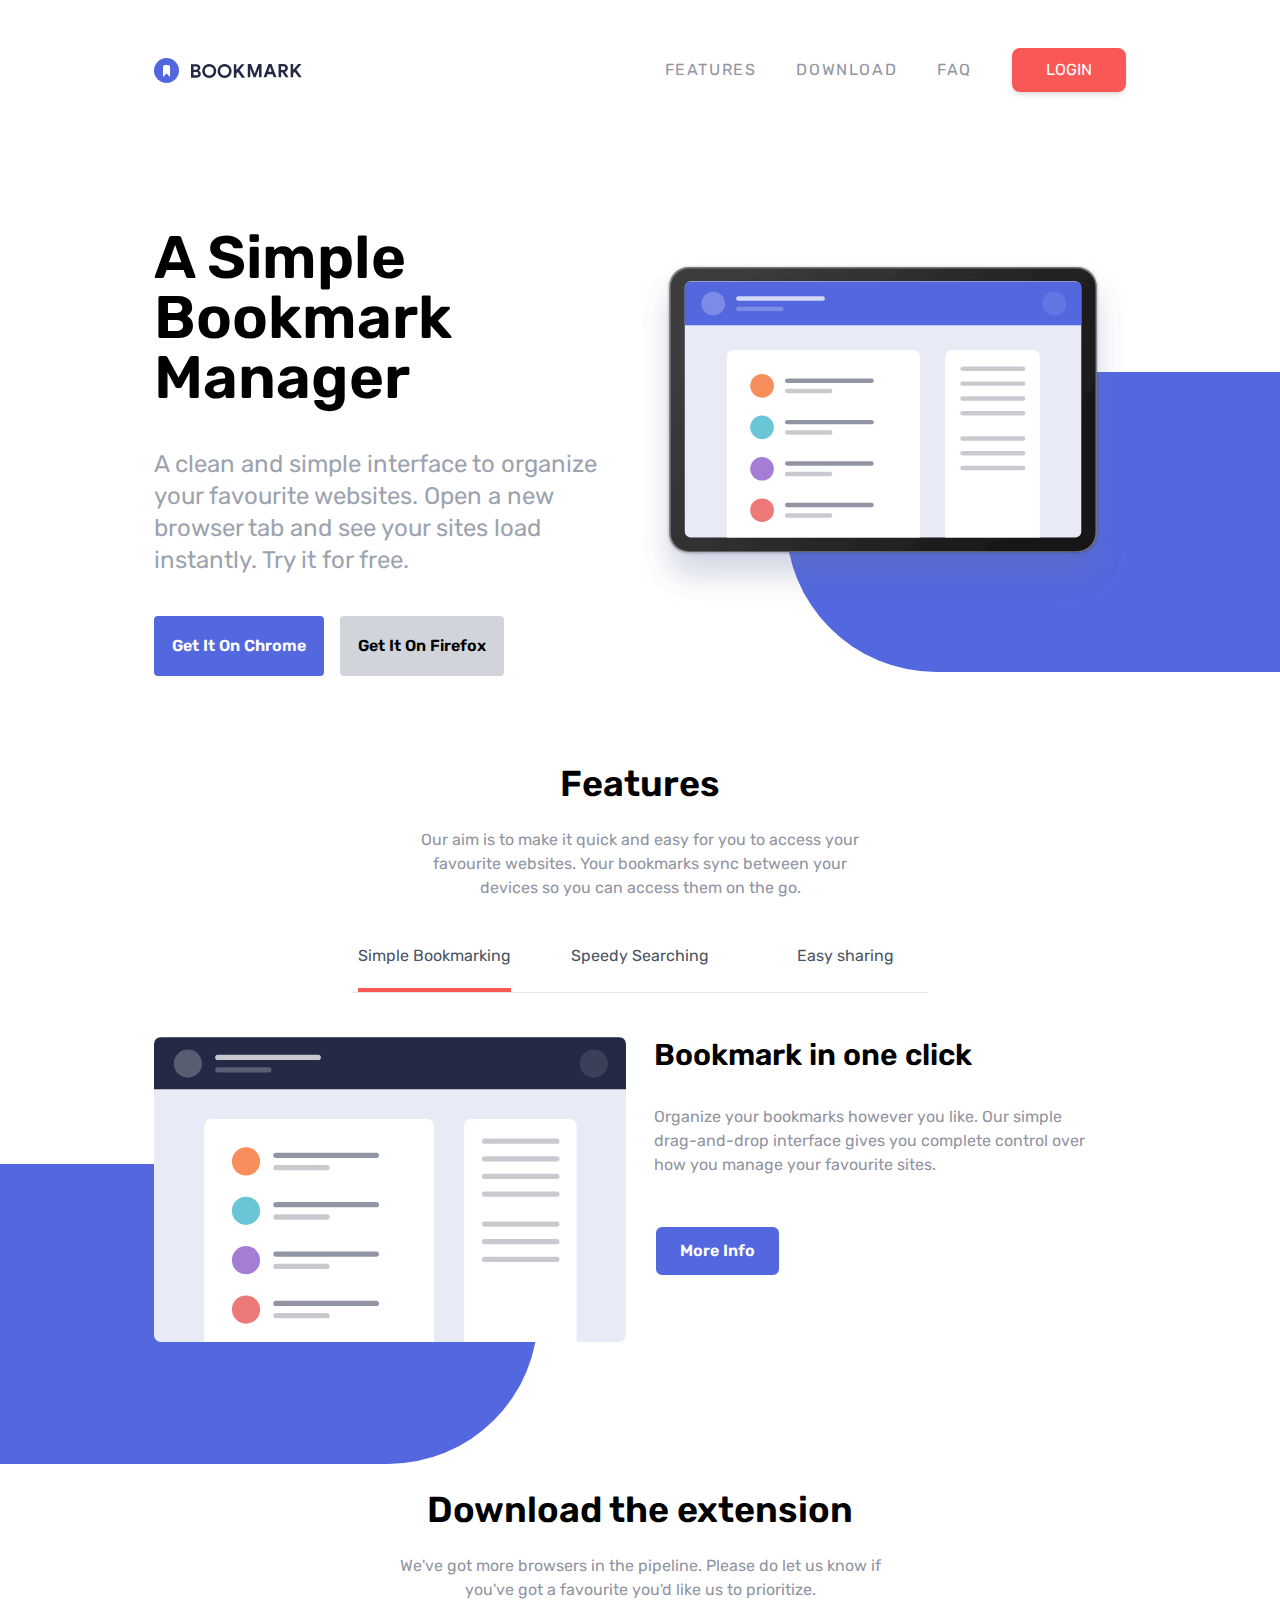
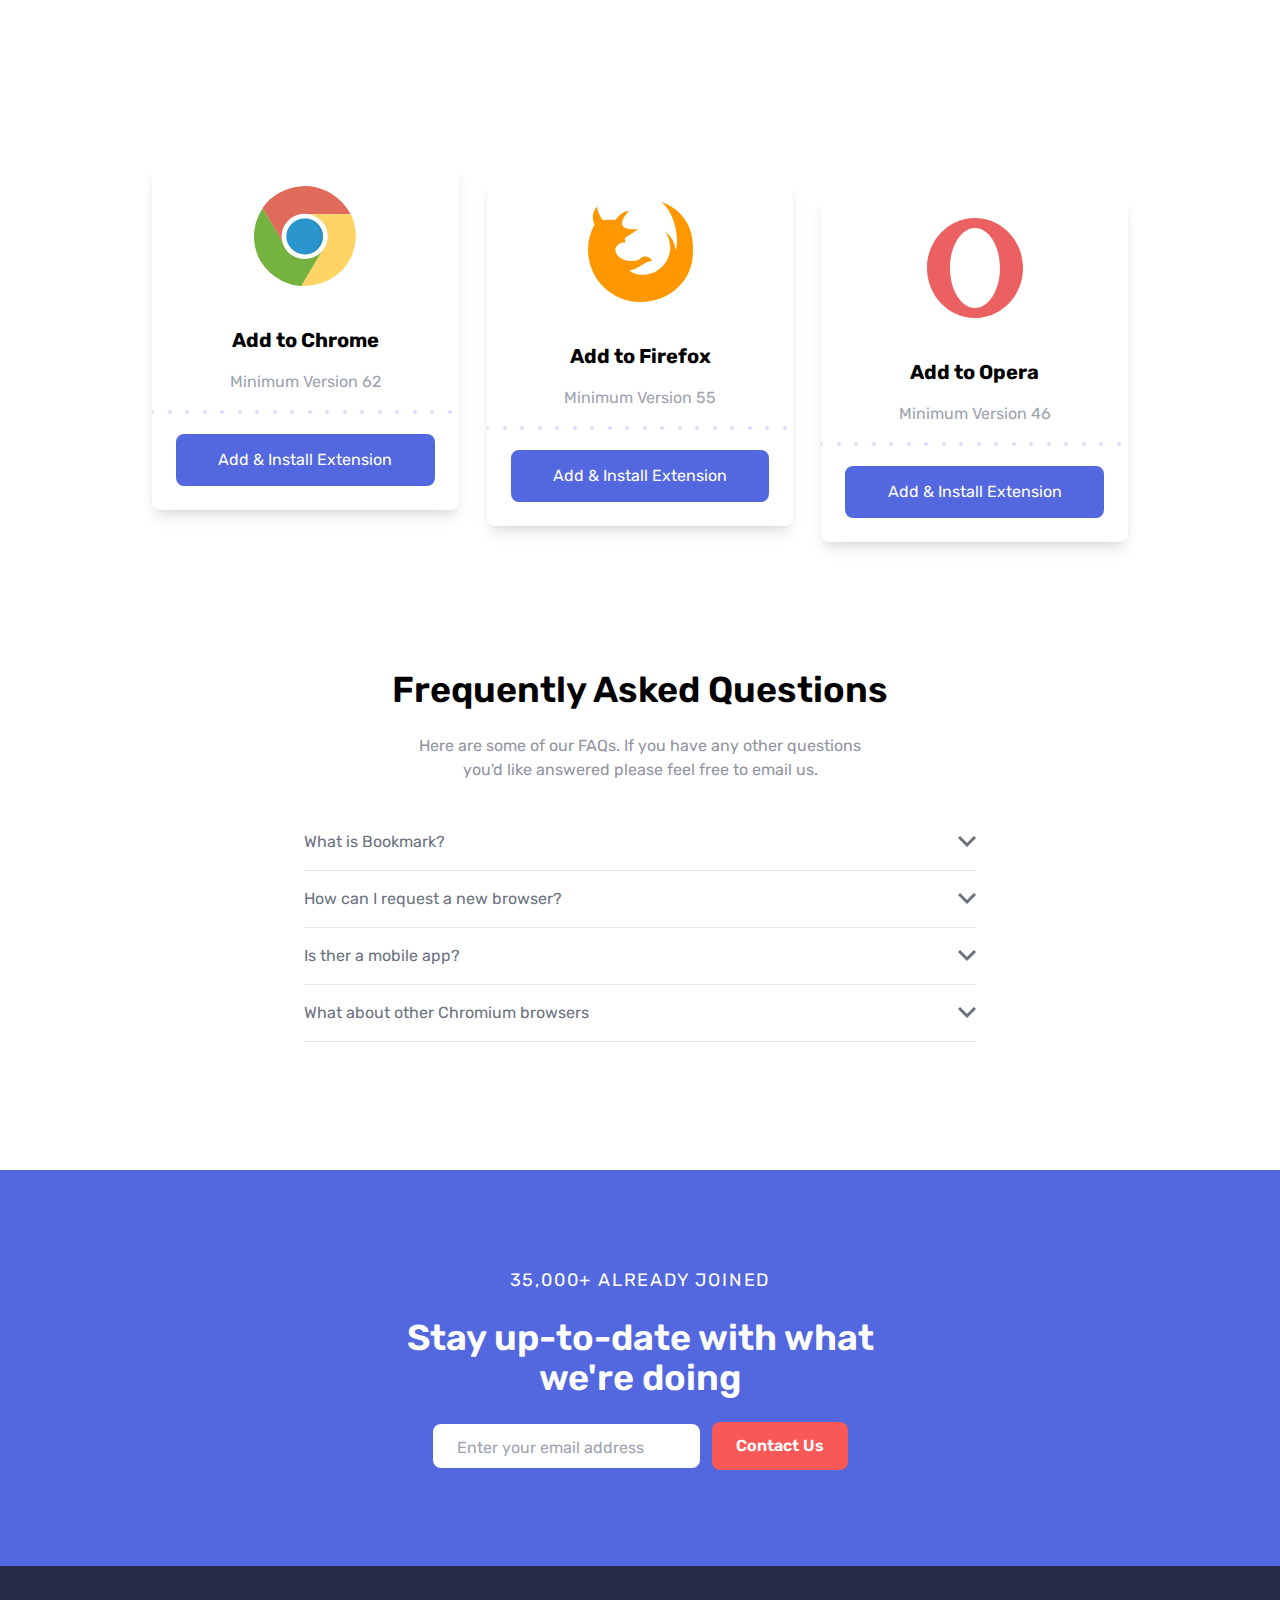
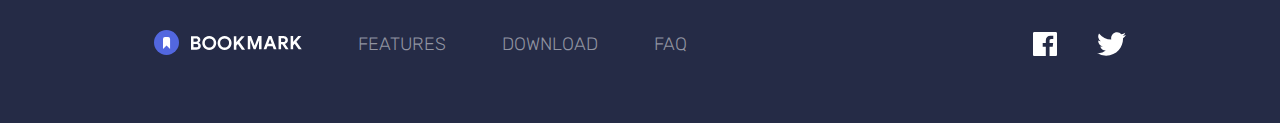
<file: bookmark/index.html>
<!DOCTYPE html>
<html lang="en" class="scroll-smooth">
  <head>
    <meta charset="UTF-8" />
    <meta http-equiv="X-UA-Compatible" content="IE=edge" />
    <meta name="viewport" content="width=device-width, initial-scale=1.0" />
    <link rel="preconnect" href="https://fonts.googleapis.com" />
    <link rel="preconnect" href="https://fonts.gstatic.com" crossorigin />
    <link
      href="https://fonts.googleapis.com/css2?family=Rubik:wght@400;600;700&display=swap"
      rel="stylesheet"
    />

    <link rel="stylesheet" href="css/style.css" />
    <script src="js/script.js" defer></script>
    <title>Bookmark Website</title>
  </head>
  <body class="overflow-x-hidden">
    <nav class="container relative mx-auto p-6">
      <!-- Flex Container for Nav Items -->
      <div class="flex items-center justify-between space-x-20 my-6">
        <!-- Logo -->
        <div class="z-30">
          <img src="images/logo-bookmark.svg" alt="" id="logo" />
        </div>

        <!-- Menu Items -->
        <div
          class="hidden items-center space-x-10 uppercase text-grayishBlue md:flex"
        >
          <a href="#features" class="tracking-widest hover:text-softRed"
            >Features</a
          >
          <a href="#download" class="tracking-widest hover:text-softRed"
            >Download</a
          >
          <a href="#faq" class="tracking-widest hover:text-softRed">FAQ</a>

          <a
            href="#"
            class="px-8 py-2 text-white bg-softRed border-2 border-softRed rounded-lg shadow-md hover:text-softRed hover:bg-white"
            >Login</a
          >
        </div>
        <!-- Hamburger button -->
        <button
          id="menu-btn"
          class="z-30 block md:hidden focus:outline-none hamburger"
        >
          <span class="hamburger-top"></span>
          <span class="hamburger-middle"></span>
          <span class="hamburger-bottom"></span>
        </button>
      </div>
      <!-- Mobile Menu -->
      <div
        id="menu"
        class="fixed inset-0 z-20 hidden flex-col items-center self-end w-full h-full m-h-screen px-6 py-1 pt-24 pb-4 tracking-widest text-white uppercase divide-y divide-gray-500 opacity-90 bg-veryDarkBlue"
      >
        <div class="w-full py-3 text-center">
          <a href="#features" class="block hover:text-softRed">Features</a>
        </div>
        <div class="w-full py-3 text-center">
          <a href="#download" class="block hover:text-softRed">Download</a>
        </div>
        <div class="w-full py-3 text-center">
          <a href="#faq" class="block hover:text-softRed">FAQ</a>
        </div>
        <div class="w-full py-3 text-center">
          <a href="#" class="block hover:text-softRed">Login</a>
        </div>
      </div>
    </nav>

    <!-- Hero Section -->
    <section id="hero">
      <!-- Container for Image and Content -->
      <div
        class="container flex flex-col-reverse mx-auto p-6 lg:flex-row lg:mb-0"
      >
        <!-- Content -->
        <div class="flex flex-col space-y-10 lg:mt-16 lg:w-1/2">
          <h1
            class="text-3xl font-semibold text-center lg:text-6xl lg:text-left"
          >
            A Simple Bookmark Manager
          </h1>
          <p
            class="max-w-md mx-auto text-lg text-center text-gray-400 lg:text-2xl lg:text-left lg:mt-0 lg:mx-0"
          >
            A clean and simple interface to organize your favourite websites.
            Open a new browser tab and see your sites load instantly. Try it for
            free.
          </p>

          <!-- Buttons Container -->
          <div
            class="flex items-center justify-center w-full space-x-4 lg:justify-start"
          >
            <a
              href="#"
              class="p-4 text-sm font-semibold text-white rounded bg-softBlue border-2 border-softBlue md:text-base hover:bg-white hover:text-softBlue"
              >Get It On Chrome</a
            >
            <a
              href="#"
              class="p-4 text-sm font-semibold text-black rounded bg-gray-300 border-2 border-gray-300 md:text-base hover:bg-white hover:text-gray-600"
              >Get It On Firefox</a
            >
          </div>
        </div>
        <!-- relative z-10 lg:top-24 -->

        <!-- Image -->
        <div class="relative mx-auto lg:mx-0 lg:mb-0 lg:w-1/2">
          <div class="bg-hero"></div>
          <img
            src="images/illustration-hero.svg"
            alt=""
            class="relative z-10 lg:top-24 xl:top-0 overflow-x-visible"
          />
        </div>
      </div>
    </section>

    <!-- Features Heading -->
    <section id="features">
      <div class="container mx-auto mt-16 px-6">
        <h2 class="mb-6 text-4xl font-semibold text-center">Features</h2>
        <p class="max-w-md mx-auto text-center text-grayishBlue">
          Our aim is to make it quick and easy for you to access your favourite
          websites. Your bookmarks sync between your devices so you can access
          them on the go.
        </p>
      </div>
    </section>

    <!-- Features Tabs -->
    <section id="tabs">
      <!-- Tabs/Panels Container -->
      <div class="container relative mx-auto my-6 mb-32 m-12 px-6">
        <div class="bg-tabs"></div>
        <!-- Tabs Flex Container -->
        <div
          class="flex flex-col justify-center max-w-xl mx-auto mb-6 border-b md:space-x-10 md:flex-row"
        >
          <!-- Tab 1 -->
          <div
            class="flex justify-center text-center text-gray-600 border-b md:border-b-0 hover:text-softRed tab md:w-1/3"
            data-target="panel-1"
          >
            <div class="py-5 border-b-4 border-softRed" data-target="panel-1">
              Simple Bookmarking
            </div>
          </div>
          <!-- Tab 2 -->
          <div
            class="flex justify-center text-center text-gray-600 border-b md:border-b-0 hover:text-softRed tab md:w-1/3"
            data-target="panel-2"
          >
            <div class="py-5" data-target="panel-2">Speedy Searching</div>
          </div>
          <!-- Tab 3 -->
          <div
            class="flex justify-center text-center text-gray-600 border-b md:border-b-0 hover:text-softRed tab md:w-1/3"
            data-target="panel-3"
          >
            <div class="py-5" data-target="panel-3">Easy sharing</div>
          </div>
        </div>

        <!-- Tab Panels -->
        <div id="panels" class="container mx-auto">
          <!-- Panel 1 -->
          <div
            class="flex flex-col py-5 md:flex-row md:space-x-7 panel panel-1"
          >
            <!-- Panel Image -->
            <div class="flex justify-center md:w-1/2">
              <img
                src="images/illustration-features-tab-1.svg"
                class="relative z-10"
                alt=""
              />
            </div>
            <!-- Panel Content -->
            <div class="flex flex-col space-y-8 md:w-1/2">
              <h3
                class="mt-32 text-3xl font-semibold text-center md:mt-0 md:text-left"
              >
                Bookmark in one click
              </h3>
              <p class="max-w-md text-center text-grayishBlue md:text-left">
                Organize your bookmarks however you like. Our simple
                drag-and-drop interface gives you complete control over how you
                manage your favourite sites.
              </p>
              <div class="mx-auto md:mx-0">
                <a
                  href="#"
                  class="px-6 py-3 mt-4 font-semibold text-white border-2 border-white rounded-lg md:inline-flex bg-softBlue hover:bg-white hover:text-softBlue hover:border-softBlue hover:border-2"
                  >More Info</a
                >
              </div>
            </div>
          </div>
          <!-- Panel 2 -->
          <div
            class="flex flex-col hidden py-5 md:flex-row md:space-x-7 panel panel-2"
          >
            <!-- Panel Image -->
            <div class="flex justify-center md:w-1/2">
              <img
                src="images/illustration-features-tab-2.svg"
                class="relative z-10"
                alt=""
              />
            </div>
            <!-- Panel Content -->
            <div class="flex flex-col space-y-8 md:w-1/2">
              <h3
                class="mt-14 text-3xl font-semibold text-center md:mt-0 md:text-left"
              >
                Intelligent Search
              </h3>
              <p class="max-w-md text-center text-grayishBlue md:text-left">
                Our powerful search feature will help you find saved sites in no
                time at all. No need to trawl through all of your bookmarks.
              </p>
              <div class="mx-auto md:mx-0">
                <a
                  href="#"
                  class="px-6 py-3 mt-4 font-semibold text-white border-2 border-white rounded-lg md:inline-flex bg-softBlue hover:bg-white hover:text-softBlue hover:border-softBlue hover:border-2"
                  >More Info</a
                >
              </div>
            </div>
          </div>
          <!-- Panel 3 -->
          <div
            class="flex flex-col hidden py-5 md:flex-row md:space-x-7 panel panel-3"
          >
            <!-- Panel Image -->
            <div class="flex justify-center md:w-1/2">
              <img
                src="images/illustration-features-tab-3.svg"
                class="relative z-10"
                alt=""
              />
            </div>
            <!-- Panel Content -->
            <div class="flex flex-col space-y-8 md:w-1/2">
              <h3
                class="mt-32 text-3xl font-semibold text-center md:mt-0 md:text-left"
              >
                Share your bookmarks
              </h3>
              <p class="max-w-md text-center text-grayishBlue md:text-left">
                Easily share your bookmarks and collections with others. Create
                a shareable a link that you can send at the click of a button.
              </p>
              <div class="mx-auto md:mx-0">
                <a
                  href="#"
                  class="px-6 py-3 mt-4 font-semibold text-white border-2 border-white rounded-lg md:inline-flex bg-softBlue hover:bg-white hover:text-softBlue hover:border-softBlue hover:border-2"
                  >More Info</a
                >
              </div>
            </div>
          </div>
        </div>
      </div>
    </section>

    <section id="download">
      <div class="container mx-auto px-6">
        <h2 class="mb-6 text-3xl font-semibold text-center md:text-4xl">
          Download the extension
        </h2>
        <p class="max-w-lg mx-auto text-center text-grayishBlue">
          We've got more browsers in the pipeline. Please do let us know if
          you've got a favourite you'd like us to prioritize.
        </p>
      </div>
    </section>

    <!-- Download Boxes -->
    <section id="download-boxex" class="py-32">
      <!-- Boxes Container -->
      <div
        class="relative flex flex-col items-center max-w-5xl mx-auto space-y-10 px-10 md:px-6 md:space-y-0 md:space-x-7 md:flex-row"
      >
        <!-- Box 1 -->
        <div
          class="flex flex-col w-full py-6 space-y-4 text-center rounded-lg shadow-lg md:w-1/3"
        >
          <!-- Image -->
          <div class="flex justify-center">
            <img src="images/logo-chrome.svg" alt="" />
          </div>
          <!-- Text -->
          <h5 class="pt-6 text-xl font-bold">Add to Chrome</h5>
          <p class="text-gray-400">Minimum Version 62</p>
          <div class="bg-dots bg-repeat-x px-6 pt-6 capitalize">
            <a
              href="#"
              class="block w-full py-3 text-white duration-200 border-2 rounded-lg bg-softBlue hover:text-softBlue hover:bg-white border-softBlue"
              >Add & Install Extension</a
            >
          </div>
        </div>

        <!-- Box 2 -->
        <div class="w-full md:w-1/3">
          <div
            class="flex flex-col w-full py-6 space-y-4 text-center rounded-lg shadow-lg md:mt-8"
          >
            <!-- Image -->
            <div class="flex justify-center">
              <img src="images/logo-firefox.svg" alt="" />
            </div>
            <!-- Text -->
            <h5 class="pt-6 text-xl font-bold">Add to Firefox</h5>
            <p class="text-gray-400">Minimum Version 55</p>
            <div class="bg-dots bg-repeat-x px-6 pt-6 capitalize">
              <a
                href="#"
                class="block w-full py-3 text-white duration-200 border-2 rounded-lg bg-softBlue hover:text-softBlue hover:bg-white border-softBlue"
                >Add & Install Extension</a
              >
            </div>
          </div>
        </div>

        <!-- Box 3 -->
        <div class="w-full md:w-1/3">
          <div
            class="flex flex-col w-full py-6 space-y-4 text-center rounded-lg shadow-lg md:mt-16"
          >
            <!-- Image -->
            <div class="flex justify-center">
              <img src="images/logo-opera.svg" alt="" />
            </div>
            <!-- Text -->
            <h5 class="pt-6 text-xl font-bold">Add to Opera</h5>
            <p class="text-gray-400">Minimum Version 46</p>
            <div class="bg-dots bg-repeat-x px-6 pt-6 capitalize">
              <a
                href="#"
                class="block w-full py-3 text-white duration-200 border-2 rounded-lg bg-softBlue hover:text-softBlue hover:bg-white border-softBlue"
                >Add & Install Extension</a
              >
            </div>
          </div>
        </div>
      </div>
    </section>

    <!-- FAQ Heading -->
    <section id="faq">
      <div class="container mx-auto">
        <h2 class="mb-6 text-3xl font-semibold text-center md:text-4xl">
          Frequently Asked Questions
        </h2>
        <p class="max-w-lg px-6 mx-auto text-center text-grayishBlue">
          Here are some of our FAQs. If you have any other questions you'd like
          answered please feel free to email us.
        </p>
      </div>
    </section>

    <!-- FAQ Accordion  -->
    <section id="faq-accordion">
      <!-- Main Container -->
      <div class="container mx-auto px-6 mb-32">
        <!-- Accordion Container -->
        <div class="max-w-2xl m-8 mx-auto overflow-hidden">
          <!-- Tab 1 -->
          <div class="py-1 border-b outline-none group" tabindex="1">
            <!-- Tab Flex Container  -->
            <div
              class="flex items-center justify-between py-3 text-gray-500 transition duration-500 cursor-pointer group ease"
            >
              <!-- Tab Title -->
              <div
                class="transition duration-500 ease group-hover:text-red-500"
              >
                What is Bookmark?
              </div>
              <!-- Arror -->
              <div
                class="transition duration-500 ease group-focus:-rotate-180 group-focus:text-red-500"
              >
                <svg xmlns="http://www.w3.org/2000/svg" width="18" height="12">
                  <path
                    fill="none"
                    stroke="currentColor"
                    stroke-width="3"
                    d="M1 1l8 8 8-8"
                  />
                </svg>
              </div>
            </div>

            <!-- Tab Inner Content -->
            <div
              class="overflow-hidden transition duration-500 group-focus:max-h-screen max-h-0 ease"
            >
              <p class="py-2 text-justify text-gray-400">
                Lorem ipsum dolor sit amet consectetur adipisicing elit. Fugiat,
                repellat amet doloribus consequuntur eos similique provident
                tempora voluptates iure quia fuga dicta voluptatibus culpa
                mollitia recusandae delectus id suscipit labore?
              </p>
            </div>
          </div>

          <!-- Tab 2 -->
          <div class="py-1 border-b outline-none group" tabindex="2">
            <!-- Tab Flex Container  -->
            <div
              class="flex items-center justify-between py-3 text-gray-500 transition duration-500 cursor-pointer group ease"
            >
              <!-- Tab Title -->
              <div
                class="transition duration-500 ease group-hover:text-red-500"
              >
                How can I request a new browser?
              </div>
              <!-- Arror -->
              <div
                class="transition duration-500 ease group-focus:-rotate-180 group-focus:text-red-500"
              >
                <svg xmlns="http://www.w3.org/2000/svg" width="18" height="12">
                  <path
                    fill="none"
                    stroke="currentColor"
                    stroke-width="3"
                    d="M1 1l8 8 8-8"
                  />
                </svg>
              </div>
            </div>

            <!-- Tab Inner Content -->
            <div
              class="overflow-hidden transition duration-500 group-focus:max-h-screen max-h-0 ease"
            >
              <p class="py-2 text-justify text-gray-400">
                Lorem ipsum dolor sit amet consectetur adipisicing elit. Fugiat,
                repellat amet doloribus consequuntur eos similique provident
                tempora voluptates iure quia fuga dicta voluptatibus culpa
                mollitia recusandae delectus id suscipit labore?
              </p>
            </div>
          </div>

          <!-- Tab 3 -->
          <div class="py-1 border-b outline-none group" tabindex="3">
            <!-- Tab Flex Container  -->
            <div
              class="flex items-center justify-between py-3 text-gray-500 transition duration-500 cursor-pointer group ease"
            >
              <!-- Tab Title -->
              <div
                class="transition duration-500 ease group-hover:text-red-500"
              >
                Is ther a mobile app?
              </div>
              <!-- Arror -->
              <div
                class="transition duration-500 ease group-focus:-rotate-180 group-focus:text-red-500"
              >
                <svg xmlns="http://www.w3.org/2000/svg" width="18" height="12">
                  <path
                    fill="none"
                    stroke="currentColor"
                    stroke-width="3"
                    d="M1 1l8 8 8-8"
                  />
                </svg>
              </div>
            </div>

            <!-- Tab Inner Content -->
            <div
              class="overflow-hidden transition duration-500 group-focus:max-h-screen max-h-0 ease"
            >
              <p class="py-2 text-justify text-gray-400">
                Lorem ipsum dolor sit amet consectetur adipisicing elit. Fugiat,
                repellat amet doloribus consequuntur eos similique provident
                tempora voluptates iure quia fuga dicta voluptatibus culpa
                mollitia recusandae delectus id suscipit labore?
              </p>
            </div>
          </div>

          <!-- Tab 4 -->
          <div class="py-1 border-b outline-none group" tabindex="4">
            <!-- Tab Flex Container  -->
            <div
              class="flex items-center justify-between py-3 text-gray-500 transition duration-500 cursor-pointer group ease"
            >
              <!-- Tab Title -->
              <div
                class="transition duration-500 ease group-hover:text-red-500"
              >
                What about other Chromium browsers
              </div>
              <!-- Arror -->
              <div
                class="transition duration-500 ease group-focus:-rotate-180 group-focus:text-red-500"
              >
                <svg xmlns="http://www.w3.org/2000/svg" width="18" height="12">
                  <path
                    fill="none"
                    stroke="currentColor"
                    stroke-width="3"
                    d="M1 1l8 8 8-8"
                  />
                </svg>
              </div>
            </div>

            <!-- Tab Inner Content -->
            <div
              class="overflow-hidden transition duration-500 group-focus:max-h-screen max-h-0 ease"
            >
              <p class="py-2 text-justify text-gray-400">
                Lorem ipsum dolor sit amet consectetur adipisicing elit. Fugiat,
                repellat amet doloribus consequuntur eos similique provident
                tempora voluptates iure quia fuga dicta voluptatibus culpa
                mollitia recusandae delectus id suscipit labore?
              </p>
            </div>
          </div>
        </div>
      </div>
    </section>

    <!-- Newsletter Section -->
    <section id="newsletter" class="bg-softBlue">
      <!-- Main Container -->
      <div class="max-w-lg mx-auto py-24">
        <p
          class="mb-6 text-lg tracking-widest text-center text-white uppercase"
        >
          35,000+ Already joined
        </p>
        <h2
          class="px-3 mb-6 text-3xl font-semibold text-center text-white md:text-4xl"
        >
          Stay up-to-date with what we're doing
        </h2>

        <!-- Form -->
        <form
          class="flex flex-col items-start justify-center max-w-2xl mx-auto space-y-6 text-base px-6 md:flex-row md:space-y-0 md:space-x-4 md:px-0"
        >
          <!-- Input & Button Container -->
          <div
            class="flex flex-col justify-between items-center mx-auto md:flex-row md:mx-0"
          >
            <input
              type="text"
              class="flex-1 px-6 pt-3 pb-2 mb-4 rounded-lg border-1 border-white focus:outline-none md:mr-3 md:mb-0"
              placeholder="Enter your email address"
            />

            <input
              type="submit"
              class="inline-flex px-6 py-3 font-semibold text-center text-white duration-200 transform rounded-lg cursor-pointer focus:outline-none bg-softRed hover:opacity-90"
              value="Contact Us"
            />
          </div>
        </form>
      </div>
    </section>

    <!-- Footer -->
    <footer class="py-16 bg-veryDarkBlue">
      <!-- Footer Flex Container -->
      <div
        class="container flex flex-col items-center justify-between mx-auto space-y-16 px-6 md:flex-row md:space-y-0"
      >
        <!-- Logo/Menu Container -->
        <div
          class="flex flex-col items-center justify-between space-y-8 text-lg font-light md:flex-row md:space-y-0 md:space-x-14 text-grayishBlue"
        >
          <img src="images/logo-bookmark-footer.svg" alt="" class="mb-1" />

          <a href="#features" class="uppercase hover:text-softRed">Features</a>
          <a href="#download" class="uppercase hover:text-softRed">Download</a>
          <a href="#faq" class="uppercase hover:text-softRed">FAQ</a>
        </div>

        <!-- Social Container -->
        <div class="flex space-x-10">
          <a href="#">
            <img src="images/icon-facebook.svg" class="h-6 ficon" alt="" />
          </a>
          <a href="#">
            <img src="images/icon-twitter.svg" class="h-6 ficon" alt="" />
          </a>
        </div>
      </div>
    </footer>
  </body>
</html>
</file>
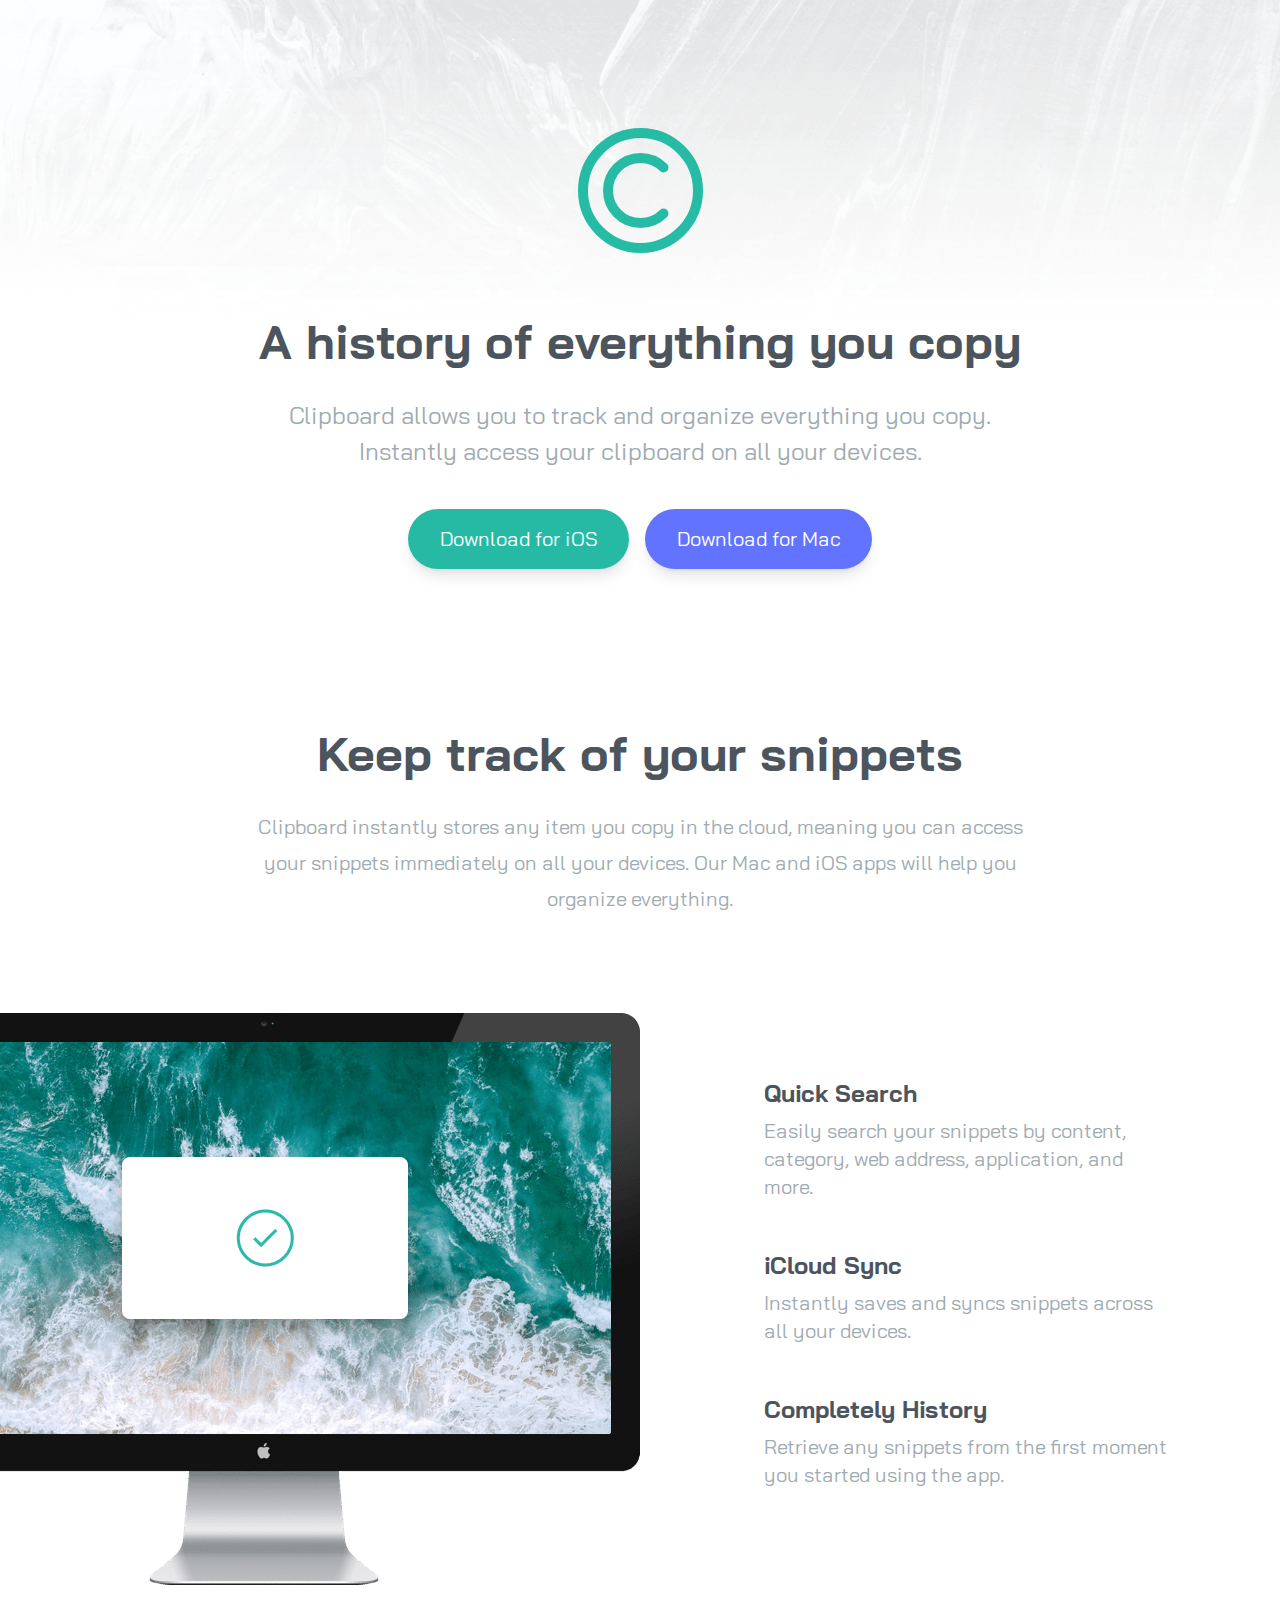
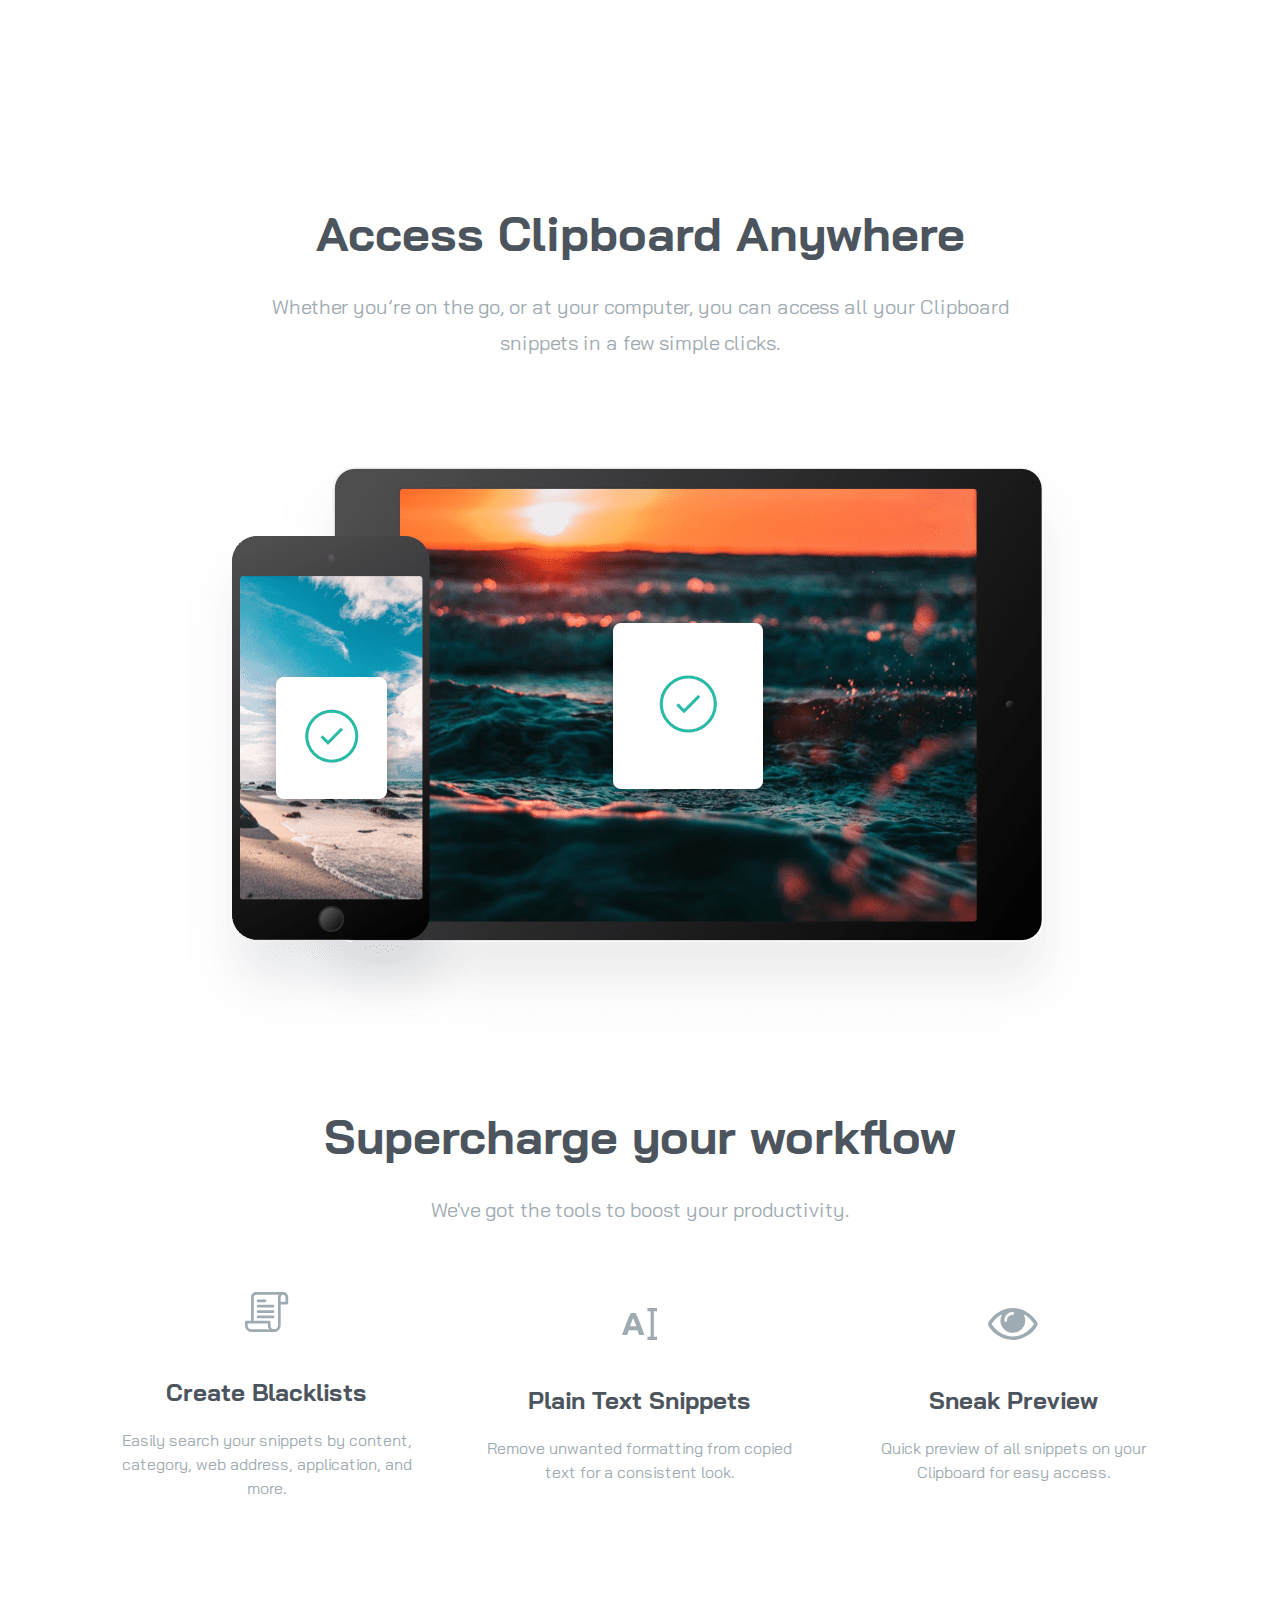
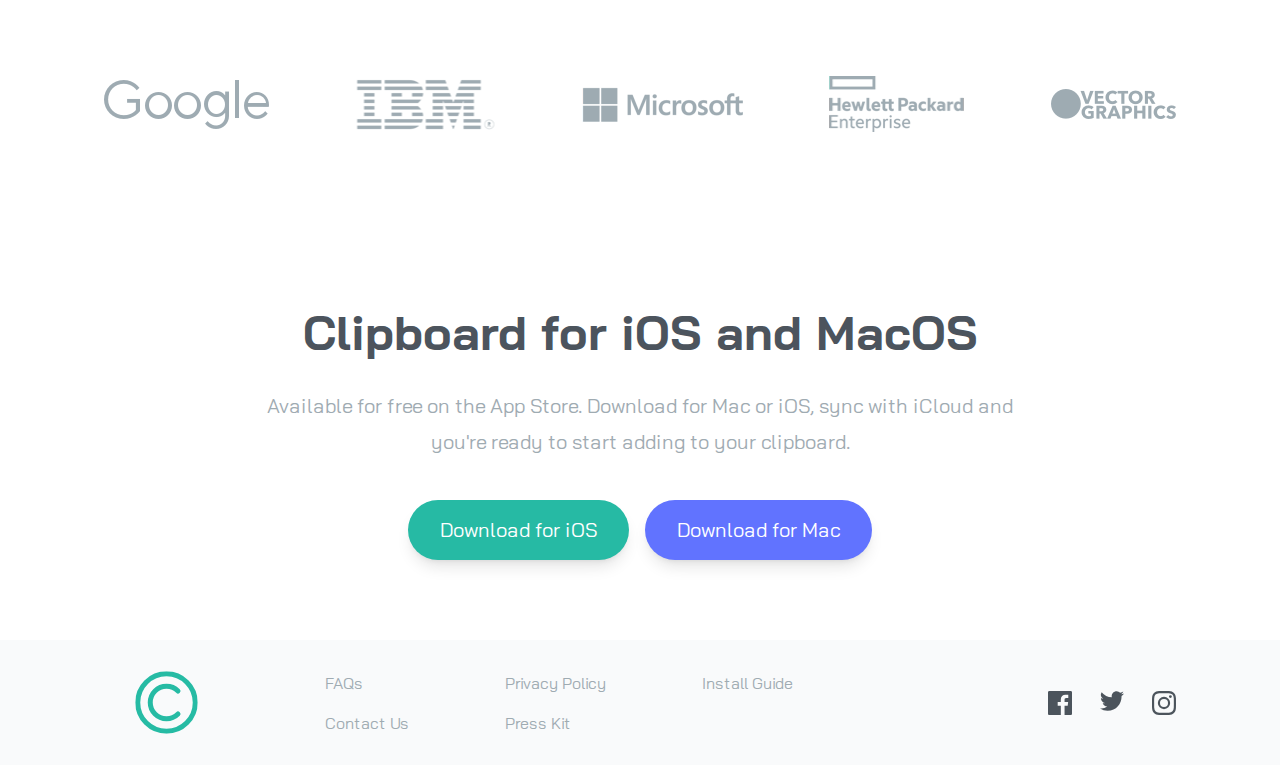
<file: clipboard/index.html>
<!DOCTYPE html>
<html lang="en">
  <head>
    <meta charset="UTF-8" />
    <meta http-equiv="X-UA-Compatible" content="IE=edge" />
    <meta name="viewport" content="width=device-width, initial-scale=1.0" />
    <link rel="preconnect" href="https://fonts.googleapis.com" />
    <link rel="preconnect" href="https://fonts.gstatic.com" crossorigin />
    <link
      href="https://fonts.googleapis.com/css2?family=Bai+Jamjuree:wght@400;600&display=swap"
      rel="stylesheet"
    />
    <link rel="stylesheet" href="css/style.css" />
    <title>Clipboard</title>
  </head>
  <body>
    <!-- adding some comment -->
    <!-- Hero Section -->
    <section id="hero">
      <div class="section-container mb-40 pt-16">
        <img src="images/logo.svg" alt="" class="mx-auto my-16" />
        <h3>A history of everything you copy</h3>
        <p class="section-content mb-10 text-2xl">
          Clipboard allows you to track and organize everything you copy.
          Instantly access your clipboard on all your devices.
        </p>

        <!-- Button Container -->
        <div class="button-container">
          <a
            href=""
            class="p-4 px-8 rounded-full shadow-lg bg-strongCyan duration-200 hover:opacity-80"
            >Download for iOS</a
          >
          <a
            href=""
            class="p-4 px-8 rounded-full shadow-lg bg-lightBlue duration-200 hover:opacity-80"
            >Download for Mac</a
          >
        </div>
      </div>
    </section>

    <!-- Snippets Section -->
    <section id="snippets">
      <div class="section-container my-20">
        <h3>Keep track of your snippets</h3>
        <p class="section-content text-xl mb-24">
          Clipboard instantly stores any item you copy in the cloud, meaning you
          can access your snippets immediately on all your devices. Our Mac and
          iOS apps will help you organize everything.
        </p>
      </div>
    </section>

    <!-- Feature Section -->
    <section id="feature">
      <div class="section-container my-20">
        <div class="relative flex flex-col md:flex-row md:space-x-32">
          <!-- Image -->
          <div class="md:w-1/2">
            <img
              src="images/image-computer.png"
              alt=""
              class="md:absolute top-0 right-[50%]"
            />
          </div>

          <div
            class="flex flex-col mt-16 mb-24 space-y-12 text-xl md:w-1/2 md:mb-60 md:text-left md:pl-16"
          >
            <!-- Item 1 -->
            <div>
              <h5>Quick Search</h5>
              <p class="max-w-md text-grayishBlue">
                Easily search your snippets by content, category, web address,
                application, and more.
              </p>
            </div>
            <!-- Item 2 -->
            <div>
              <h5>iCloud Sync</h5>
              <p class="max-w-md text-grayishBlue">
                Instantly saves and syncs snippets across all your devices.
              </p>
            </div>
            <!-- Item 3 -->
            <div>
              <h5>Completely History</h5>
              <p class="max-w-md text-grayishBlue">
                Retrieve any snippets from the first moment you started using
                the app.
              </p>
            </div>
          </div>
        </div>
      </div>
    </section>

    <!-- Access Anywhere Section -->
    <section id="access">
      <div class="section-container my-20">
        <h3 class="">Access Clipboard Anywhere</h3>
        <p class="section-content text-xl mb-24">
          Whether you’re on the go, or at your computer, you can access all your
          Clipboard snippets in a few simple clicks.
        </p>
        <img src="images/image-devices.png" alt="" class="mx-auto" />
      </div>
    </section>

    <!-- Supercharge Section -->
    <section id="supercharge">
      <div class="section-container my-20">
        <h3>Supercharge your workflow</h3>
        <p class="section-content text-xl mb-16">
          We've got the tools to boost your productivity.
        </p>

        <!-- Items Container -->
        <div
          class="flex flex-col items-center justify-between space-y-16 md:flex-row md:space-y-0 md:space-x-12"
        >
          <!-- Item 1 -->
          <div class="flex flex-col items-center space-y-5">
            <img src="images/icon-blacklist.svg" alt="" class="mb-6" />
            <h5>Create Blacklists</h5>
            <p class="max-w-md text-grayishBlue">
              Easily search your snippets by content, category, web address,
              application, and more.
            </p>
          </div>
          <!-- Item 2 -->
          <div class="flex flex-col items-center space-y-5">
            <img src="images/icon-text.svg" alt="" class="mb-6" />
            <h5>Plain Text Snippets</h5>
            <p class="max-w-md text-grayishBlue">
              Remove unwanted formatting from copied text for a consistent look.
            </p>
          </div>
          <!-- Item 3 -->
          <div class="flex flex-col items-center space-y-5">
            <img src="images/icon-preview.svg" alt="" class="mb-6" />
            <h5>Sneak Preview</h5>
            <p class="max-w-md text-grayishBlue">
              Quick preview of all snippets on your Clipboard for easy access.
            </p>
          </div>
        </div>
      </div>
    </section>

    <!-- References Section -->
    <section id="reference">
      <div
        class="flex flex-col items-center justify-between max-w-6xl px-10 mx-auto space-y-16 my-44 md:flex-row md:space-y-0"
      >
        <img src="images/logo-google.png" alt="" />
        <img src="images/logo-ibm.png" alt="" />
        <img src="images/logo-microsoft.png" alt="" />
        <img src="images/logo-hp.png" alt="" />
        <img src="images/logo-vector-graphics.png" alt="" />
      </div>
    </section>

    <!-- Bottom CTA Section -->
    <section id="bottom">
      <div class="section-container my-20">
        <h3>Clipboard for iOS and MacOS</h3>
        <p class="section-content text-xl mb-10">
          Available for free on the App Store. Download for Mac or iOS, sync
          with iCloud and you're ready to start adding to your clipboard.
        </p>

        <!-- Button Container -->
        <div class="button-container">
          <a
            href=""
            class="p-4 px-8 rounded-full shadow-lg bg-strongCyan duration-200 hover:opacity-80"
            >Download for iOS</a
          >
          <a
            href=""
            class="p-4 px-8 rounded-full shadow-lg bg-lightBlue duration-200 hover:opacity-80"
            >Download for Mac</a
          >
        </div>
      </div>
    </section>

    <footer class="bg-gray-50">
      <div class="section-container">
        <div class="flex flex-col items-center justify-between md:flex-row">
          <!-- Image -->
          <img src="images/logo.svg" alt="" class="scale-50" />
          <!-- Container for Menus & Social -->
          <div
            class="flex flex-col items-center justify-between flex-1 mb-10 space-y-6 md:flex-row md:mb-0 md:space-y-0 text-grayishBlue"
          >
            <!-- Menus -->
            <div
              class="flex flex-col space-y-4 md:flex-row md:ml-24 md:space-x-24 md:space-y-0"
            >
              <!-- Menu 1 -->
              <div class="flex flex-col space-y-4 text-center md:text-left">
                <div><a href="#" class="hover:text-strongCyan">FAQs</a></div>
                <div>
                  <a href="#" class="hover:text-strongCyan">Contact Us</a>
                </div>
              </div>
              <!-- Menu 2 -->
              <div class="flex flex-col space-y-4 text-center md:text-left">
                <div>
                  <a href="#" class="hover:text-strongCyan">Privacy Policy</a>
                </div>
                <div>
                  <a href="#" class="hover:text-strongCyan">Press Kit</a>
                </div>
              </div>
              <!-- Menu 3 -->
              <div class="flex flex-col space-y-4 text-center md:text-left">
                <div>
                  <a href="#" class="hover:text-strongCyan">Install Guide</a>
                </div>
              </div>
            </div>

            <!-- Social Icons -->
            <div class="flex justify-between w-32 py-1">
              <a href="#"
                ><img
                  src="images/icon-facebook.svg"
                  class="duration-200 ficon"
                  alt=""
              /></a>
              <a href="#"
                ><img
                  src="images/icon-twitter.svg"
                  class="duration-200 ficon"
                  alt=""
              /></a>
              <a href="#"
                ><img
                  src="images/icon-instagram.svg"
                  class="duration-200 ficon"
                  alt=""
              /></a>
            </div>
          </div>
        </div>
      </div>
    </footer>
  </body>
</html>
</file>
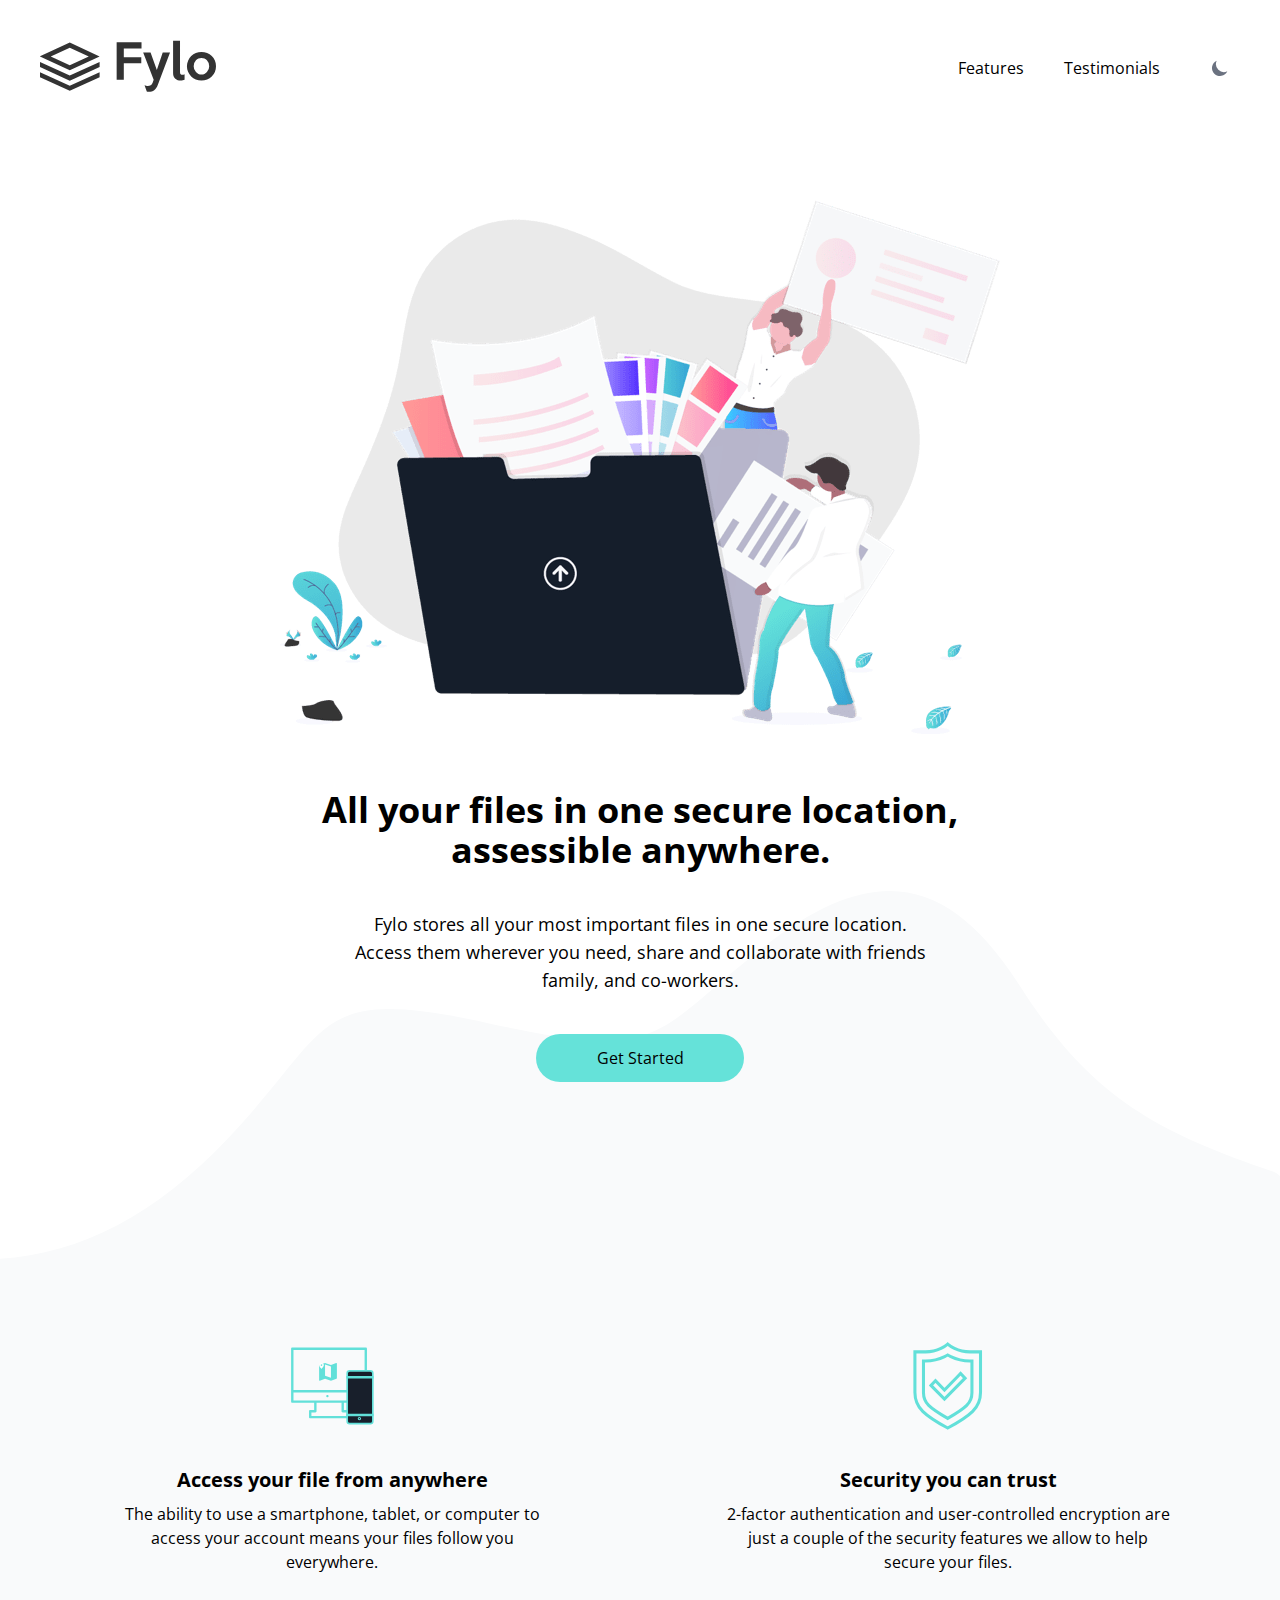
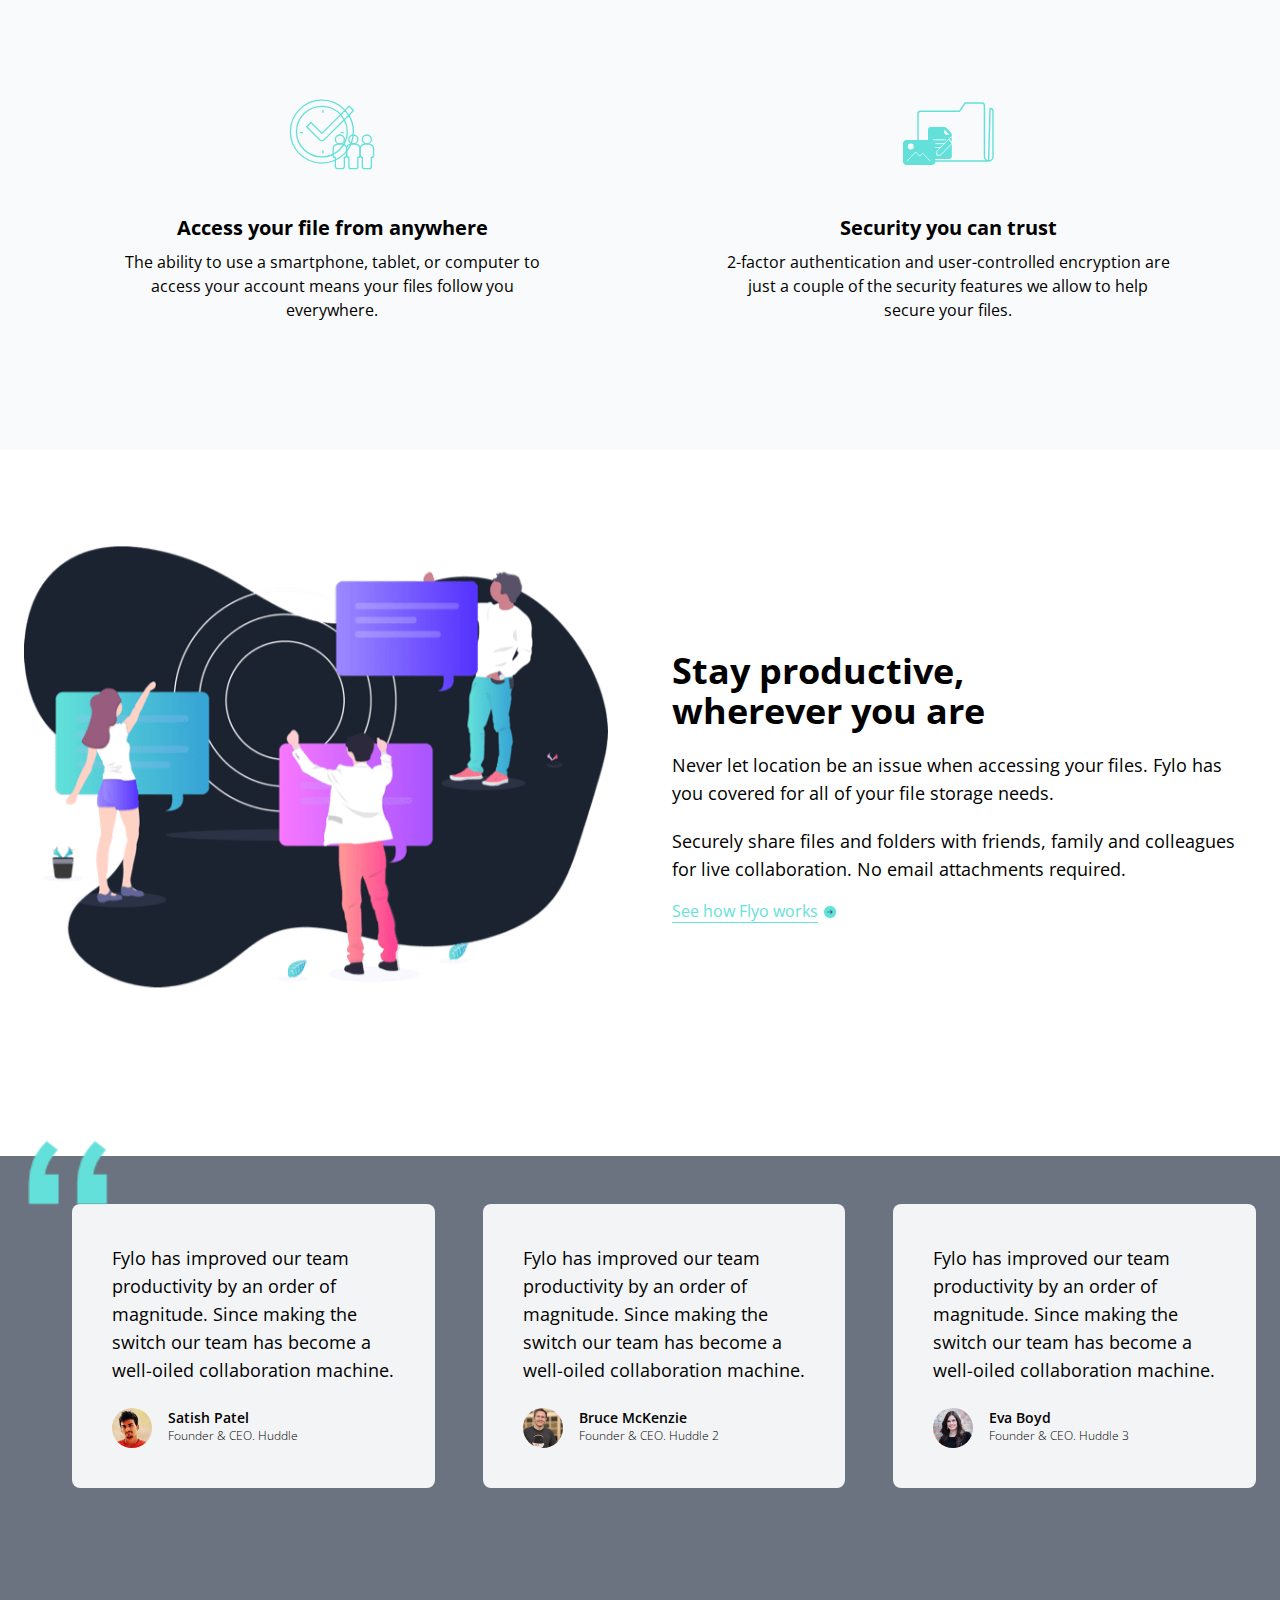
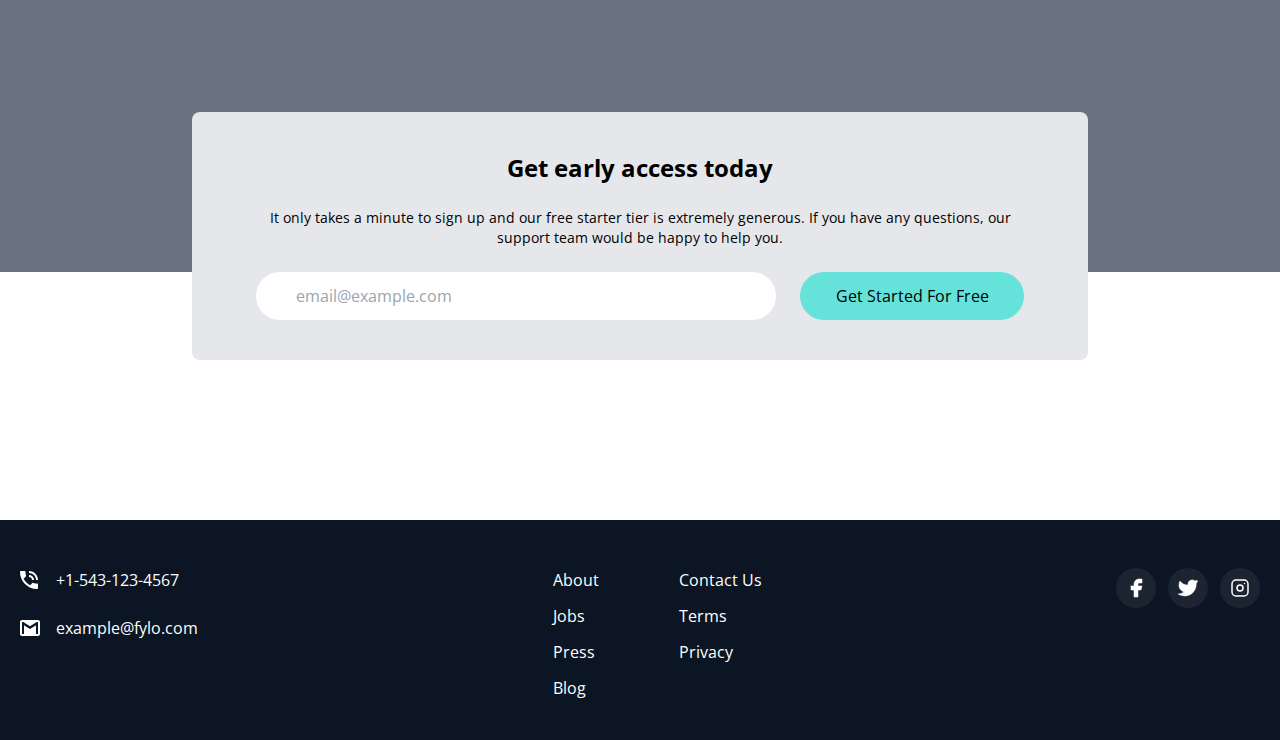
<file: fylo/index.html>
<!DOCTYPE html>
<html lang="en" class="scroll-smooth">
  <head>
    <meta charset="UTF-8" />
    <meta http-equiv="X-UA-Compatible" content="IE=edge" />
    <meta name="viewport" content="width=device-width, initial-scale=1.0" />
    <link rel="preconnect" href="https://fonts.googleapis.com" />
    <link rel="preconnect" href="https://fonts.gstatic.com" crossorigin />
    <link
      href="https://fonts.googleapis.com/css2?family=Open+Sans:wght@400;700&family=Raleway:ital,wght@0,400;0,700;1,400&display=swap"
      rel="stylesheet"
    />
    <link rel="stylesheet" href="css/style.css" />
    <title>Fylo Website</title>
    <script>
      // It's best to inline this in `head` to avoid FOUC (flash of unstyled content) when changing pages or themes
      if (
        localStorage.getItem("color-theme") === "dark" ||
        (!("color-theme" in localStorage) &&
          window.matchMedia("(prefers-color-scheme: dark)").matches)
      ) {
        document.documentElement.classList.add("dark");
      } else {
        document.documentElement.classList.remove("dark");
      }
    </script>
    <script src="js/script.js" defer></script>
  </head>
  <body class="dark:bg-darkBlue dark:text-white font-opensans">
    <!-- Header -->
    <header class="container mx-auto mt-10 px-6 text-center h-40 md:h-20">
      <!-- Dynamic Logo -->
      <div
        class="bg-logo-light-mode dark:bg-logo-dark-mode bg-no-repeat h-20 w-48 mx-auto md:mx-0 md:absolute top-10 left-10"
      ></div>
      <!-- Menu -->
      <div
        class="flex items-center justify-center space-x-4 md:space-x-10 md:absolute top-12 right-10"
      >
        <a href="#features" class="hover:text-accentCyan">Features</a>
        <a href="#testimonials" class="hover:text-accentCyan">Testimonials</a>

        <!-- Dark/Light Mode Button -->
        <button
          id="theme-toggle"
          class="text-gray-500 dark:text-gray-400 hover:bg-gray-100 dark:hover:bg-gray-700 focus:outline-none focus:ring-4 focus:ring-gray-200 dark:focus:ring-gray-700 rounded-lg text-sm p-2.5"
        >
          <!-- Dark SVG Icon -->
          <svg
            id="theme-toggle-dark-icon"
            class="w-5 h-5 hidden"
            fill="currentColor"
            viewBox="0 0 20 20"
            xmlns="http://www.w3.org/2000/svg"
          >
            <path
              d="M17.293 13.293A8 8 0 016.707 2.707a8.001 8.001 0 1010.586 10.586z"
            ></path>
          </svg>
          <!-- Light SVG Icon -->
          <svg
            id="theme-toggle-light-icon"
            class="w-5 h-5 hidden"
            fill="currentColor"
            viewBox="0 0 20 20"
            xmlns="http://www.w3.org/2000/svg"
          >
            <path
              d="M10 2a1 1 0 011 1v1a1 1 0 11-2 0V3a1 1 0 011-1zm4 8a4 4 0 11-8 0 4 4 0 018 0zm-.464 4.95l.707.707a1 1 0 001.414-1.414l-.707-.707a1 1 0 00-1.414 1.414zm2.12-10.607a1 1 0 010 1.414l-.706.707a1 1 0 11-1.414-1.414l.707-.707a1 1 0 011.414 0zM17 11a1 1 0 100-2h-1a1 1 0 100 2h1zm-7 4a1 1 0 011 1v1a1 1 0 11-2 0v-1a1 1 0 011-1zM5.05 6.464A1 1 0 106.465 5.05l-.708-.707a1 1 0 00-1.414 1.414l.707.707zm1.414 8.486l-.707.707a1 1 0 01-1.414-1.414l.707-.707a1 1 0 011.414 1.414zM4 11a1 1 0 100-2H3a1 1 0 000 2h1z"
              fill-rule="evenodd"
              clip-rule="evenodd"
            ></path>
          </svg>
        </button>
      </div>
    </header>

    <!-- Hero Section -->
    <section
      id="hero"
      class="bg-curvy-light-mode dark:bg-curvy-dark-mode bg-no-repeat bg-contain bg-bottom"
    >
      <!-- Hero Container -->
      <div class="container mx-auto px-6 text-center md:pt-20 pb-52">
        <img src="images/illustration-intro.png" alt="" class="mx-auto" />
        <h1
          class="max-w-2xl mx-auto mb-10 text-3xl font-bold leading-normal mt-14 md:text-4xl"
        >
          All your files in one secure location, assessible anywhere.
        </h1>
        <p class="max-w-sm mx-auto mb-10 text-sm md:max-w-xl md:text-lg">
          Fylo stores all your most important files in one secure location.
          Access them wherever you need, share and collaborate with friends
          family, and co-workers.
        </p>
        <button class="p-3 rounded-full w-52 bg-accentCyan hover:scale-95">
          Get Started
        </button>
      </div>
    </section>

    <!-- Features Section -->
    <section id="features" class="pt-12 bg-gray-50 dark:bg-darkBlue1">
      <!-- Feature Container -->
      <div class="container mx-auto px-6 pb-32">
        <!-- First row -->
        <div
          class="flex flex-col space-y-24 text-center md:flex-row md:space-y-0"
        >
          <!-- Item 1 -->
          <div class="flex flex-col items-center space-y-2 md:w-1/2">
            <div class="flex items-center justify-center h-24 mb-6">
              <img src="images/icon-access-anywhere.svg" alt="" />
            </div>
            <h3 class="text-xl font-bold">Access your file from anywhere</h3>
            <p class="max-w-md">
              The ability to use a smartphone, tablet, or computer to access
              your account means your files follow you everywhere.
            </p>
          </div>
          <!-- Item 2 -->
          <div class="flex flex-col items-center space-y-2 md:w-1/2">
            <div class="flex items-center justify-center h-24 mb-6">
              <img src="images/icon-security.svg" alt="" />
            </div>
            <h3 class="text-xl font-bold">Security you can trust</h3>
            <p class="max-w-md">
              2-factor authentication and user-controlled encryption are just a
              couple of the security features we allow to help secure your
              files.
            </p>
          </div>
        </div>
        <!-- Second row -->
        <div
          class="flex flex-col space-y-24 mt-28 text-center md:flex-row md:space-y-0"
        >
          <!-- Item 3 -->
          <div class="flex flex-col items-center space-y-2 md:w-1/2">
            <div class="flex items-center justify-center h-24 mb-6">
              <img src="images/icon-collaboration.svg" alt="" />
            </div>
            <h3 class="text-xl font-bold">Access your file from anywhere</h3>
            <p class="max-w-md">
              The ability to use a smartphone, tablet, or computer to access
              your account means your files follow you everywhere.
            </p>
          </div>
          <!-- Item 4 -->
          <div class="flex flex-col items-center space-y-2 md:w-1/2">
            <div class="flex items-center justify-center h-24 mb-6">
              <img src="images/icon-any-file.svg" alt="" />
            </div>
            <h3 class="text-xl font-bold">Security you can trust</h3>
            <p class="max-w-md">
              2-factor authentication and user-controlled encryption are just a
              couple of the security features we allow to help secure your
              files.
            </p>
          </div>
        </div>
      </div>
    </section>

    <!-- Productive Section -->
    <section id="productive" class="bg-white dark:bg-darkBlue">
      <!-- Productive Container -->
      <div
        class="container flex flex-col items-center mx-auto px-6 pt-24 pb-32 md:flex-row md:space-x-16"
      >
        <!-- Image -->
        <div class="md:w-1/2">
          <img
            src="images/illustration-stay-productive.png"
            class="mb-10"
            alt=""
          />
        </div>
        <!-- Content -->
        <div class="flex flex-col items-start md:w-1/2">
          <div class="flex flex-col space-y-5">
            <h4 class="max-w-md text-xl font-bold md:text-4xl">
              Stay productive, wherever you are
            </h4>
            <p class="text-md md:text-lg">
              Never let location be an issue when accessing your files. Fylo has
              you covered for all of your file storage needs.
            </p>
            <p class="text-md md:text-lg">
              Securely share files and folders with friends, family and
              colleagues for live collaboration. No email attachments required.
            </p>
          </div>

          <!-- Link -->
          <div class="block mt-4">
            <a href="#" class="border-b border-accentCyan text-accentCyan"
              >See how Flyo works</a
            >
            <img src="images/icon-arrow.svg" class="inline" alt="" />
          </div>
        </div>
      </div>
    </section>

    <!-- Testimonials Section -->
    <section id="testimonials" class="bg-gray-500 dark:bg-darkBlue">
      <!-- Testimonials Container -->
      <div class="container mx-auto px-6 pt-12 pb-80 md:pb-96">
        <!-- Boxex Container -->
        <div
          class="relative flex flex-col w-full space-y-6 md:flex-row md:space-y-0 md:space-x-12"
        >
          <!-- Quotes Image -->
          <img
            src="images/bg-quotes.png"
            alt=""
            class="absolute left-1 -top-2 w-10 md:-top-16 md:w-20"
          />
          <!-- Box 1 -->
          <div
            class="flex flex-col p-10 space-y-6 rounded-lg bg-gray-100 dark:bg-darkBlue3 md:w-1/3"
          >
            <p class="text-sm leading-5 md:text-lg">
              Fylo has improved our team productivity by an order of magnitude.
              Since making the switch our team has become a well-oiled
              collaboration machine.
            </p>
            <!-- Customer Info -->
            <div class="flex space-x-4">
              <img
                class="w-10 h-10 rounded-full"
                src="images/profile-1.jpg"
                alt=""
              />
              <div>
                <h5 class="text-sm font-semibold">Satish Patel</h5>
                <p class="text-xs font-extralight">Founder & CEO. Huddle</p>
              </div>
            </div>
          </div>
          <!-- Box 2 -->
          <div
            class="flex flex-col p-10 space-y-6 rounded-lg bg-gray-100 dark:bg-darkBlue3 md:w-1/3"
          >
            <p class="text-sm leading-5 md:text-lg">
              Fylo has improved our team productivity by an order of magnitude.
              Since making the switch our team has become a well-oiled
              collaboration machine.
            </p>
            <!-- Customer Info -->
            <div class="flex space-x-4">
              <img
                class="w-10 h-10 rounded-full"
                src="images/profile-2.jpg"
                alt=""
              />
              <div>
                <h5 class="text-sm font-semibold">Bruce McKenzie</h5>
                <p class="text-xs font-extralight">Founder & CEO. Huddle 2</p>
              </div>
            </div>
          </div>
          <!-- Box 3 -->
          <div
            class="flex flex-col p-10 space-y-6 rounded-lg bg-gray-100 dark:bg-darkBlue3 md:w-1/3"
          >
            <p class="text-sm leading-5 md:text-lg">
              Fylo has improved our team productivity by an order of magnitude.
              Since making the switch our team has become a well-oiled
              collaboration machine.
            </p>
            <!-- Customer Info -->
            <div class="flex space-x-4">
              <img
                class="w-10 h-10 rounded-full"
                src="images/profile-3.jpg"
                alt=""
              />
              <div>
                <h5 class="text-sm font-semibold">Eva Boyd</h5>
                <p class="text-xs font-extralight">Founder & CEO. Huddle 3</p>
              </div>
            </div>
          </div>
        </div>
      </div>
    </section>

    <section id="early-access" class="relative px-6 dark:bg-darkBlue2 md:px-0">
      <div
        class="relative -top-40 max-w-4xl mx-auto p-10 px-6 space-y-6 text-center rounded-lg bg-gray-200 dark:bg-darkBlue1 md:px-16"
      >
        <h5 class="text-2xl font-bold">Get early access today</h5>
        <p class="text-sm">
          It only takes a minute to sign up and our free starter tier is
          extremely generous. If you have any questions, our support team would
          be happy to help you.
        </p>
        <!-- Input and button container -->
        <div
          class="flex flex-col items-start space-y-6 md:flex-row md:space-y-0 md:space-x-6"
        >
          <div class="w-full md:flex-1">
            <input
              type="text"
              class="w-full px-10 py-3 rounded-full focus:outline-none"
              placeholder="email@example.com"
            />
          </div>
          <button
            class="w-full p-3 px-6 rounded-full bg-accentCyan md:w-56 hover:scale-95"
          >
            Get Started For Free
          </button>
        </div>
      </div>
    </section>

    <!-- Footer -->
    <footer class="bg-darkBlue2 text-white">
      <div class="container mx-auto pt-12 px-5 pb-10">
        <!-- Flex container for all items -->
        <div
          class="flex flex-col justify-between space-y-24 md:flex-row md:space-y-0"
        >
          <!-- Email and Phone -->
          <div class="mt-10 space-y-6">
            <div class="flex items-center space-x-3 md:-mt-10">
              <div class="w-6">
                <img src="images/icon-phone.svg" class="scale-10" alt="" />
              </div>
              <div>+1-543-123-4567</div>
            </div>
            <div class="flex items-center space-x-3">
              <div class="w-6">
                <img src="images/icon-email.svg" class="scale-10" alt="" />
              </div>
              <div>example@fylo.com</div>
            </div>
          </div>

          <!-- menus -->
          <div
            class="flex flex-col space-y-10 text-xl md:text-base md:space-x-20 md:space-y-0 md:flex-row"
          >
            <div class="flex flex-col space-y-3">
              <a href="#">About</a>
              <a href="#">Jobs</a>
              <a href="#">Press</a>
              <a href="#">Blog</a>
            </div>
            <div class="flex flex-col space-y-3">
              <a href="#">Contact Us</a>
              <a href="#">Terms</a>
              <a href="#">Privacy</a>
            </div>
          </div>

          <!-- Social -->
          <div class="flex justify-center pb-10 space-x-3">
            <div>
              <a href="#"
                ><img
                  class="p-2 bg-darkBlue rounded-full ficon"
                  src="images/facebook.svg"
                  alt=""
              /></a>
            </div>
            <div>
              <a href="#"
                ><img
                  class="p-2 bg-darkBlue rounded-full ficon"
                  src="images/twitter.svg"
                  alt=""
              /></a>
            </div>
            <div>
              <a href="#"
                ><img
                  class="p-2 bg-darkBlue rounded-full ficon"
                  src="images/instagram.svg"
                  alt=""
              /></a>
            </div>
          </div>
        </div>
      </div>
    </footer>
  </body>
</html>
</file>
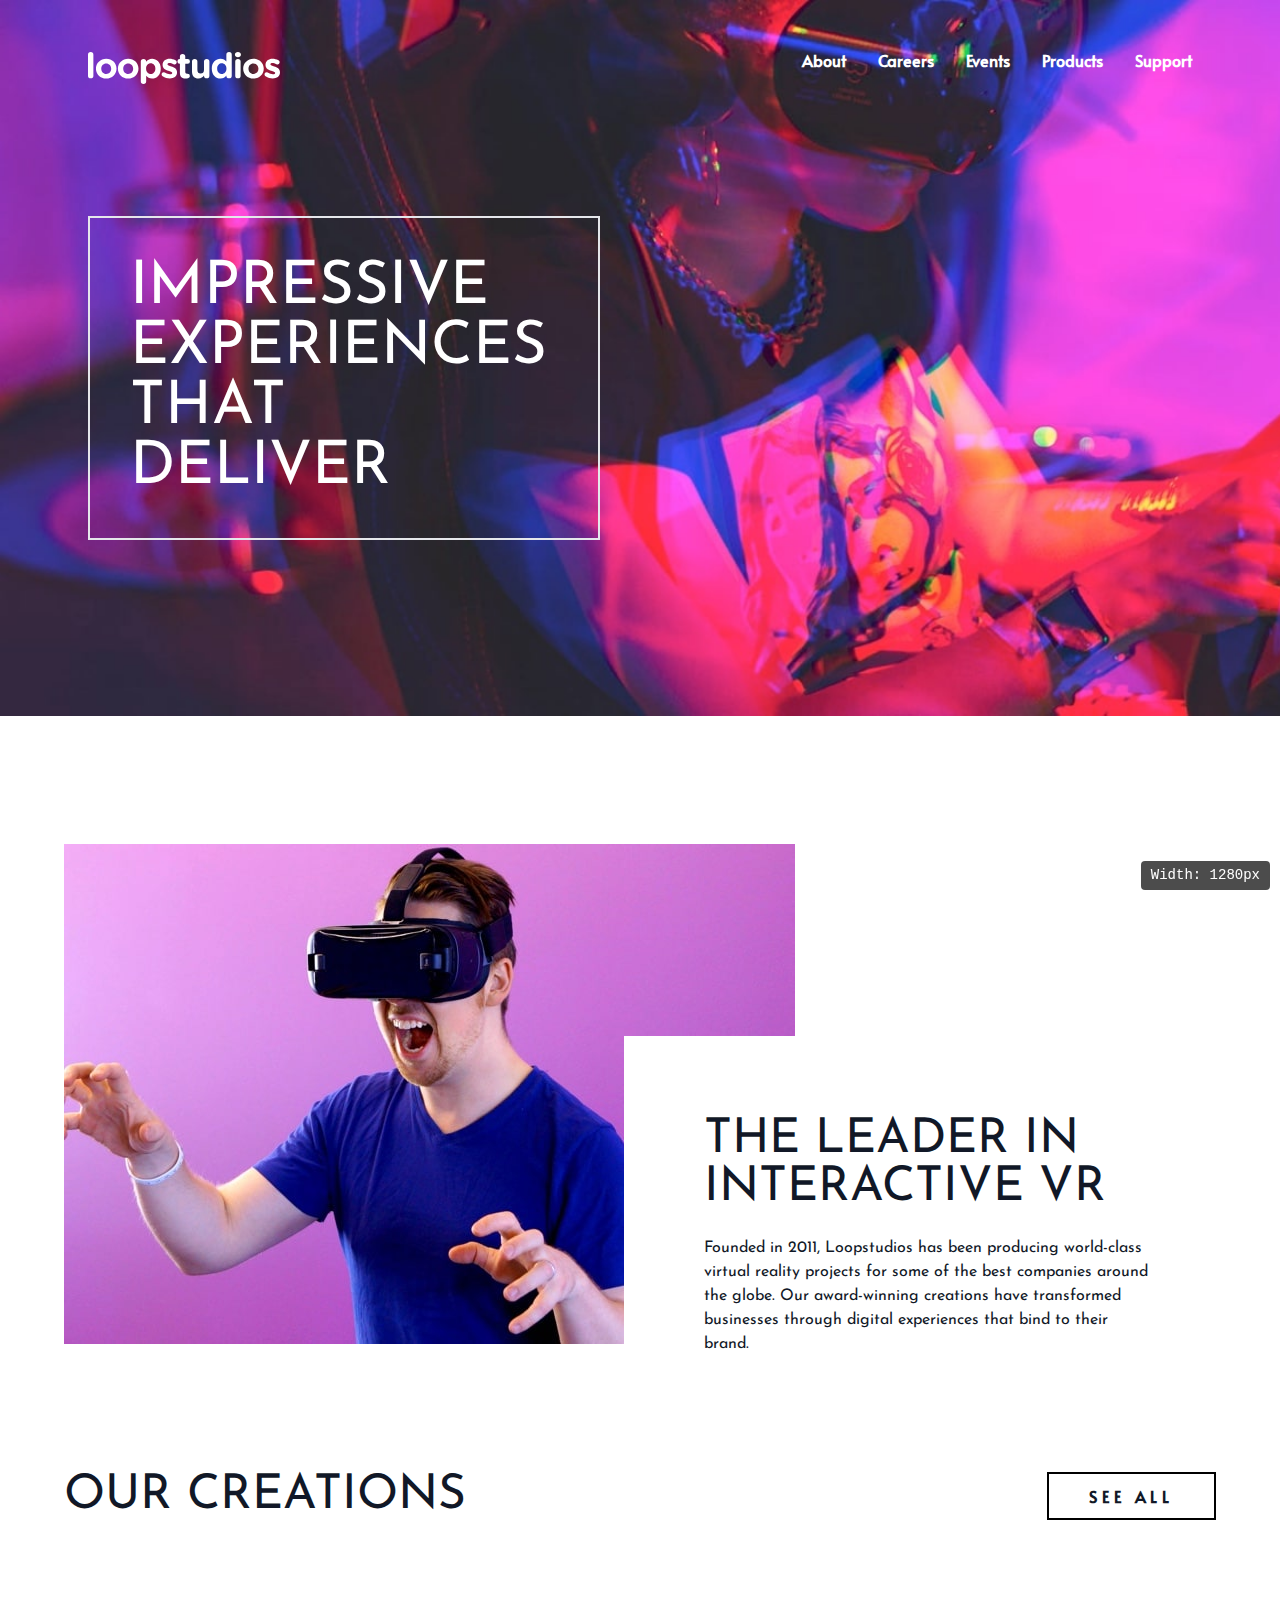
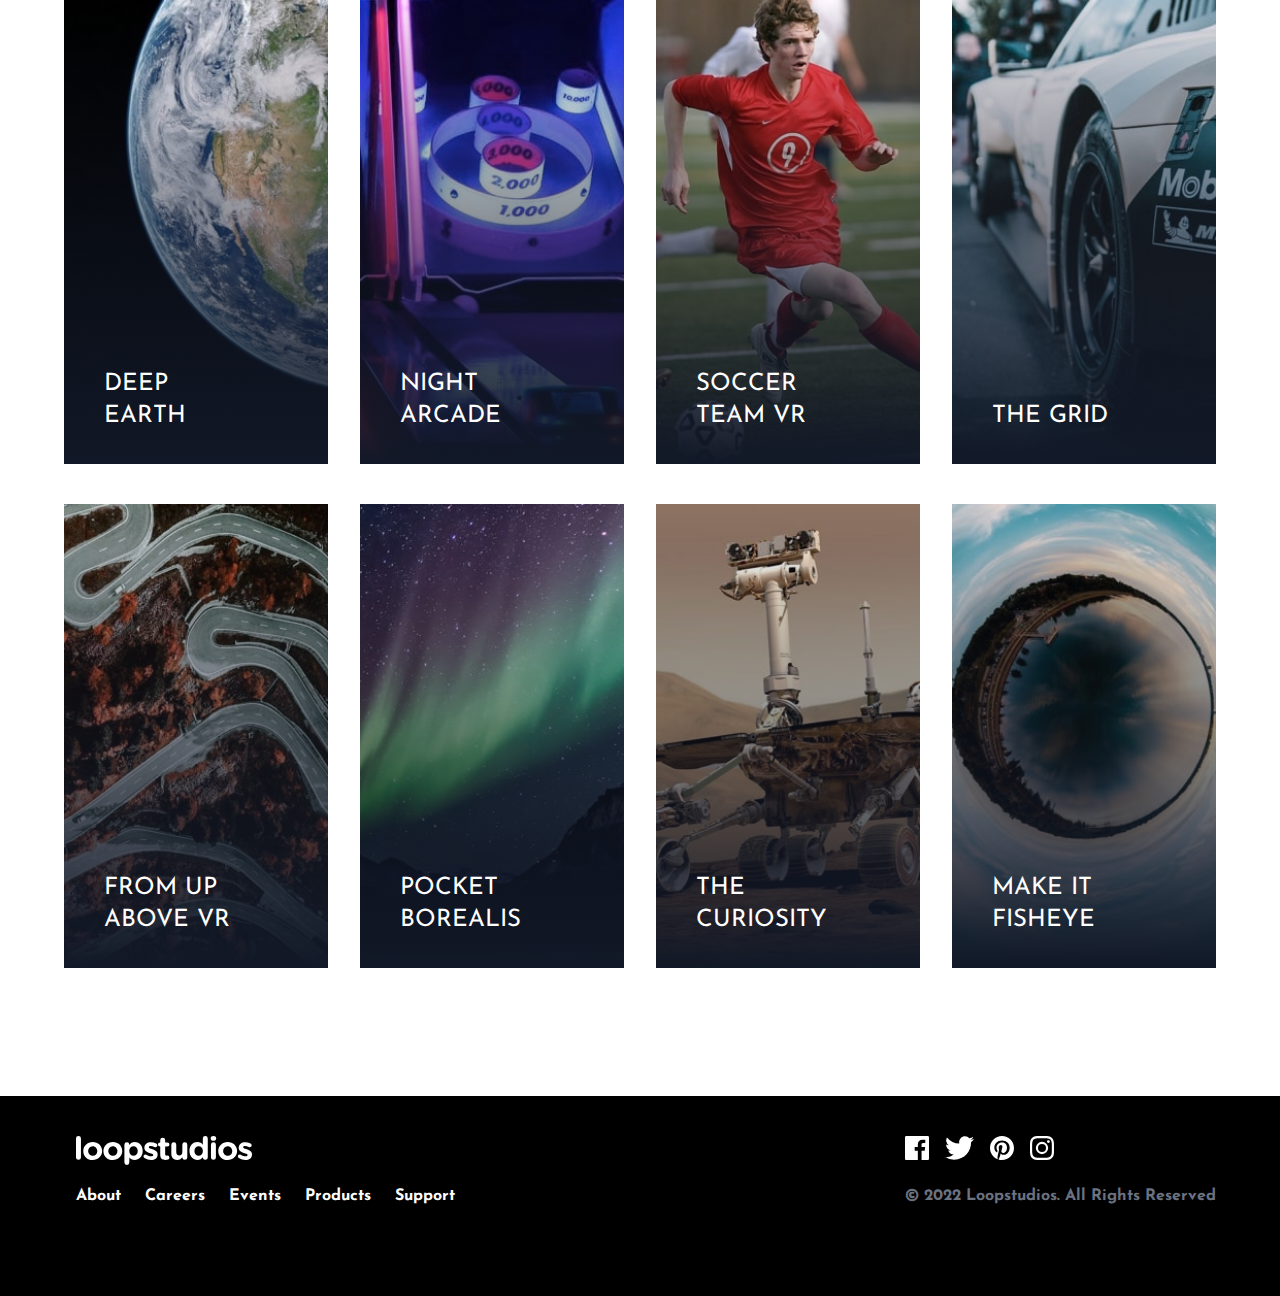
<file: loopstudios/index.html>
<!DOCTYPE html>
<html lang="en">
  <head>
    <meta charset="UTF-8" />
    <meta http-equiv="X-UA-Compatible" content="IE=edge" />
    <meta name="viewport" content="width=device-width, initial-scale=1.0" />
    <link rel="preconnect" href="https://fonts.googleapis.com" />
    <link rel="preconnect" href="https://fonts.gstatic.com" crossorigin />
    <link
      href="https://fonts.googleapis.com/css2?family=Alata&family=Josefin+Sans:wght@300&display=swap"
      rel="stylesheet"
    />
    <script src="js/script.js" defer></script>
    <link rel="stylesheet" href="css/style.css" />
    <title>Loop studios</title>
  </head>
  <body>
    <!-- Hero Section -->
    <section id="hero">
      <!-- Hero Container -->
      <div class="container max-w-6xl mx-auto px-6 py-12">
        <!-- Nav/Logo Container -->
        <nav class="flex items-center justify-between font-bold text-white">
          <!-- Logo -->
          <img src="images/logo.svg" alt="logo" />
          <!-- Menu -->
          <div class="hidden h-10 font-alata md:flex md:space-x-8">
            <div class="group flex flex-col items-center">
              <a href="#">About</a>
              <div
                class="h-0.5 w-full group-hover:bg-blue-500 transition-all duration-300"
              ></div>
            </div>
            <div class="group">
              <a href="#">Careers</a>
              <div
                class="h-0.5 w-full group-hover:bg-blue-500 transition-all duration-300"
              ></div>
            </div>
            <div class="group">
              <a href="#">Events</a>
              <div
                class="h-0.5 w-full group-hover:bg-blue-500 transition-all duration-300"
              ></div>
            </div>
            <div class="group">
              <a href="#">Products</a>
              <div
                class="h-0.5 w-full group-hover:bg-blue-500 transition-all duration-300"
              ></div>
            </div>
            <div class="group">
              <a href="#">Support</a>
              <div
                class="h-0.5 w-full group-hover:bg-blue-500 transition-all duration-300"
              ></div>
            </div>
          </div>

          <!-- @todo Hamburger Button -->
          <div class="md:hidden">
            <button
              id="menu-btn"
              type="button"
              class="z-40 block hamburger md:hidden focus:outline-none"
            >
              <span class="hamburger-top"></span>
              <span class="hamburger-middle"></span>
              <span class="hamburger-bottom"></span>
            </button>
          </div>
        </nav>

        <!-- @todo Mobile Menu -->
         <div id="menu" class="absolute top-0 bottom-0 left-0 hidden flex-col self-end w-full min-h-screen py-1 pt-40 pl-12 space-y-3 text-lg text-white uppercase bg-black">
          <a href="#" class="hover:text-pink-500">About</a>
          <a href="#" class="hover:text-pink-500">Careers</a>
          <a href="#" class="hover:text-pink-500">Events</a>
          <a href="#" class="hover:text-pink-500">Products</a>
          <a href="#" class="hover:text-pink-500">Support</a>
         </div>

        <!-- <div class="hover:translate-x-4 transition duration-300 bg-emerald-600 text-white font-bold text-5xl inline-block p-4 rounded-full cursor-pointer">
          Hover Me
        </div> -->

        <div
          class="max-w-lg mt-32 mb-32 p-4 font-sans text-4xl text-white uppercase border-2 md:p-10 md:my-32 md:mx-0 md:text-6xl"
        >
          Impressive Experiences That Deliver
        </div>
      </div>
    </section>

    <section id="feature">
      <!-- Feature Container -->
      <div
        class="relative container flex flex-col max-w-6xl mx-auto my-32 px-6 text-gray-900 md:flex-row md:px-0"
      >
        <!-- Image -->
        <img src="images/desktop/image-interactive.jpg" alt="" />

        <!-- Text Container -->
        <div
          class="top-48 pr-0 bg-white md:absolute md:right-0 md:py-20 md:pl-20"
        >
          <h2
            class="max-w-lg mt-10 mb-6 font-sans text-4xl text-center text-gray-900 uppercase md:text-5xl md:mt-0 md:text-left"
          >
            The leader in Interactive VR
          </h2>

          <p class="max-w-md text-center md:text-left">
            Founded in 2011, Loopstudios has been producing world-class virtual
            reality projects for some of the best companies around the globe.
            Our award-winning creations have transformed businesses through
            digital experiences that bind to their brand.
          </p>
        </div>
      </div>
    </section>

    <!-- Creations Section -->
    <section id="creations">
      <!-- Creations Container -->
      <div class="container max-w-6xl mx-auto my-32 px-6 text-gray-900 md:px-0">
        <!-- Creations Header -->
        <div class="flex justify-center mb-20 md:justify-between">
          <h2 class="text-4xl text-center uppercase md:text-left md:text-5xl">
            Our Creations
          </h2>

          <button class="hidden btn md:block">See All</button>
        </div>

        <!-- Items Container -->
        <div class="item-container">
          <!-- Item 1 -->
          <div class="group item">
            <!-- Desktop Image -->
            <img
              class="hidden w-full transition-transform duration-200 md:block group-hover:scale-110"
              src="images/desktop/image-deep-earth.jpg"
              alt=""
            />
            <!-- Mobile Image -->
            <img
              class="w-full md:hidden"
              src="images/mobile/image-deep-earth.jpg"
              alt=""
            />

            <!-- Item Gradient -->
            <div class="item-gradient"></div>

            <!-- Item Text -->
            <h5>Deep Earth</h5>
          </div>
          <!-- Item 2 -->
          <div class="group item">
            <!-- Desktop Image -->
            <img
              class="hidden w-full transition-transform duration-200 md:block group-hover:scale-110"
              src="images/desktop/image-night-arcade.jpg"
              alt=""
            />
            <!-- Mobile Image -->
            <img
              class="w-full md:hidden"
              src="images/mobile/image-night-arcade.jpg"
              alt=""
            />

            <!-- Item Gradient -->
            <div class="item-gradient"></div>

            <!-- Item Text -->
            <h5>Night Arcade</h5>
          </div>
          <!-- Item 3 -->
          <div class="group item">
            <!-- Desktop Image -->
            <img
              class="hidden w-full transition-transform duration-200 md:block group-hover:scale-110"
              src="images/desktop/image-soccer-team.jpg"
              alt=""
            />
            <!-- Mobile Image -->
            <img
              class="w-full md:hidden"
              src="images/mobile/image-soccer-team.jpg"
              alt=""
            />

            <!-- Item Gradient -->
            <div class="item-gradient"></div>

            <!-- Item Text -->
            <h5>Soccer Team VR</h5>
          </div>
          <!-- Item 4 -->
          <div class="group item">
            <!-- Desktop Image -->
            <img
              class="hidden w-full transition-transform duration-200 md:block group-hover:scale-110"
              src="images/desktop/image-grid.jpg"
              alt=""
            />
            <!-- Mobile Image -->
            <img
              class="w-full md:hidden"
              src="images/mobile/image-grid.jpg"
              alt=""
            />

            <!-- Item Gradient -->
            <div class="item-gradient"></div>

            <!-- Item Text -->
            <h5>The Grid</h5>
          </div>
        </div>
        <!-- Items Container 2-->
        <div class="item-container mt-10">
          <!-- Item 1 -->
          <div class="group item">
            <!-- Desktop Image -->
            <img
              class="hidden w-full transition-transform duration-200 md:block group-hover:scale-110"
              src="images/desktop/image-from-above.jpg"
              alt=""
            />
            <!-- Mobile Image -->
            <img
              class="w-full md:hidden"
              src="images/mobile/image-from-above.jpg"
              alt=""
            />

            <!-- Item Gradient -->
            <div class="item-gradient"></div>

            <!-- Item Text -->
            <h5>From Up Above VR</h5>
          </div>
          <!-- Item 2 -->
          <div class="group item">
            <!-- Desktop Image -->
            <img
              class="hidden w-full transition-transform duration-200 md:block group-hover:scale-110"
              src="images/desktop/image-pocket-borealis.jpg"
              alt=""
            />
            <!-- Mobile Image -->
            <img
              class="w-full md:hidden"
              src="images/mobile/image-pocket-borealis.jpg"
              alt=""
            />

            <!-- Item Gradient -->
            <div class="item-gradient"></div>

            <!-- Item Text -->
            <h5>Pocket Borealis</h5>
          </div>
          <!-- Item 3 -->
          <div class="group item">
            <!-- Desktop Image -->
            <img
              class="hidden w-full transition-transform duration-200 md:block group-hover:scale-110"
              src="images/desktop/image-curiosity.jpg"
              alt=""
            />
            <!-- Mobile Image -->
            <img
              class="w-full md:hidden"
              src="images/mobile/image-curiosity.jpg"
              alt=""
            />

            <!-- Item Gradient -->
            <div class="item-gradient"></div>

            <!-- Item Text -->
            <h5>The Curiosity</h5>
          </div>
          <!-- Item 4 -->
          <div class="group item">
            <!-- Desktop Image -->
            <img
              class="hidden w-full transition-transform duration-200 md:block group-hover:scale-110"
              src="images/desktop/image-fisheye.jpg"
              alt=""
            />
            <!-- Mobile Image -->
            <img
              class="w-full md:hidden"
              src="images/mobile/image-fisheye.jpg"
              alt=""
            />

            <!-- Item Gradient -->
            <div class="item-gradient"></div>

            <!-- Item Text -->
            <h5>Make it Fisheye</h5>
          </div>
        </div>

        <!-- Bottom Button Container -->
        <div class="flex justify-center mt-10 md:hidden">
          <button class="btn w-full md:hidden">See All</button>
        </div>
      </div>
    </section>

    <footer class="bg-black">
      <!-- Container -->
      <div class="container max-w-6xl py-10 mx-auto">
        <!-- Footer Flex Container -->
        <div
          class="flex flex-col items-center mb-8 space-y-6 md:flex-row md:space-y-0 md:justify-between md:items-start"
        >
          <!-- Menu & Logo Container -->
          <div
            class="flex flex-col items-center space-y-8 md:items-start md:space-y-4"
          >
            <div class="h-8">
              <img src="images/logo.svg" class="w-44 md:ml-3" alt="" />
            </div>
            <!-- Menu Container -->
            <div
              class="flex flex-col items-center space-y-4 font-bold text-white md:flex-row md:space-y-0 md:space-x-6 md:ml-3"
            >
              <!-- Item 1 -->
              <div class="h-10 group">
                <a href="#">About</a>
                <div
                  class="mx-2 group-hover:border-b-2 group-hover:border-blue-50"
                ></div>
              </div>
              <!-- Item 2 -->
              <div class="h-10 group">
                <a href="#">Careers</a>
                <div
                  class="mx-2 group-hover:border-b-2 group-hover:border-blue-50"
                ></div>
              </div>
              <!-- Item 3 -->
              <div class="h-10 group">
                <a href="#">Events</a>
                <div
                  class="mx-2 group-hover:border-b-2 group-hover:border-blue-50"
                ></div>
              </div>
              <!-- Item 4 -->
              <div class="h-10 group">
                <a href="#">Products</a>
                <div
                  class="mx-2 group-hover:border-b-2 group-hover:border-blue-50"
                ></div>
              </div>
              <!-- Item 5 -->
              <div class="h-10 group">
                <a href="#">Support</a>
                <div
                  class="mx-2 group-hover:border-b-2 group-hover:border-blue-50"
                ></div>
              </div>
            </div>
          </div>

          <!-- Social & Copyright Container -->
          <div
            class="flex flex-col items-start justify-between space-y-4 text-gray-500"
          >
            <!-- Icons Container -->
            <div
              class="flex mx-auto items-center justify-center space-x-4 md:justify-end md:mx-0"
            >
              <!-- Icon 1 -->
              <div class="h-8 group">
                <a href="#">
                  <img src="images/icon-facebook.svg" class="h-6" alt="" />
                </a>
              </div>
              <div class="h-8 group">
                <a href="#">
                  <img src="images/icon-twitter.svg" class="h-6" alt="" />
                </a>
              </div>
              <div class="h-8 group">
                <a href="#">
                  <img src="images/icon-pinterest.svg" class="h-6" alt="" />
                </a>
              </div>
              <div class="h-8 group">
                <a href="#">
                  <img src="images/icon-instagram.svg" class="h-6" alt="" />
                </a>
              </div>
            </div>

            <!-- Copy -->
            <div class="font-bold">
              &copy; 2022 Loopstudios. All Rights Reserved
            </div>
          </div>
        </div>
      </div>
    </footer>

    <!-- Screen width debug box -->
    <div
      id="screen-width"
      style="
        position: fixed;
        bottom: 10px;
        right: 10px;
        background: rgba(0, 0, 0, 0.7);
        color: white;
        padding: 4px 10px;
        font-size: 14px;
        font-family: monospace;
        z-index: 9999;
        border-radius: 4px;
      "
    ></div>

    <script>
      const el = document.getElementById("screen-width");
      function updateScreenWidth() {
        el.textContent = `Width: ${window.innerWidth}px`;
      }
      updateScreenWidth();
      window.addEventListener("resize", updateScreenWidth);
    </script>
  </body>
</html>
</file>
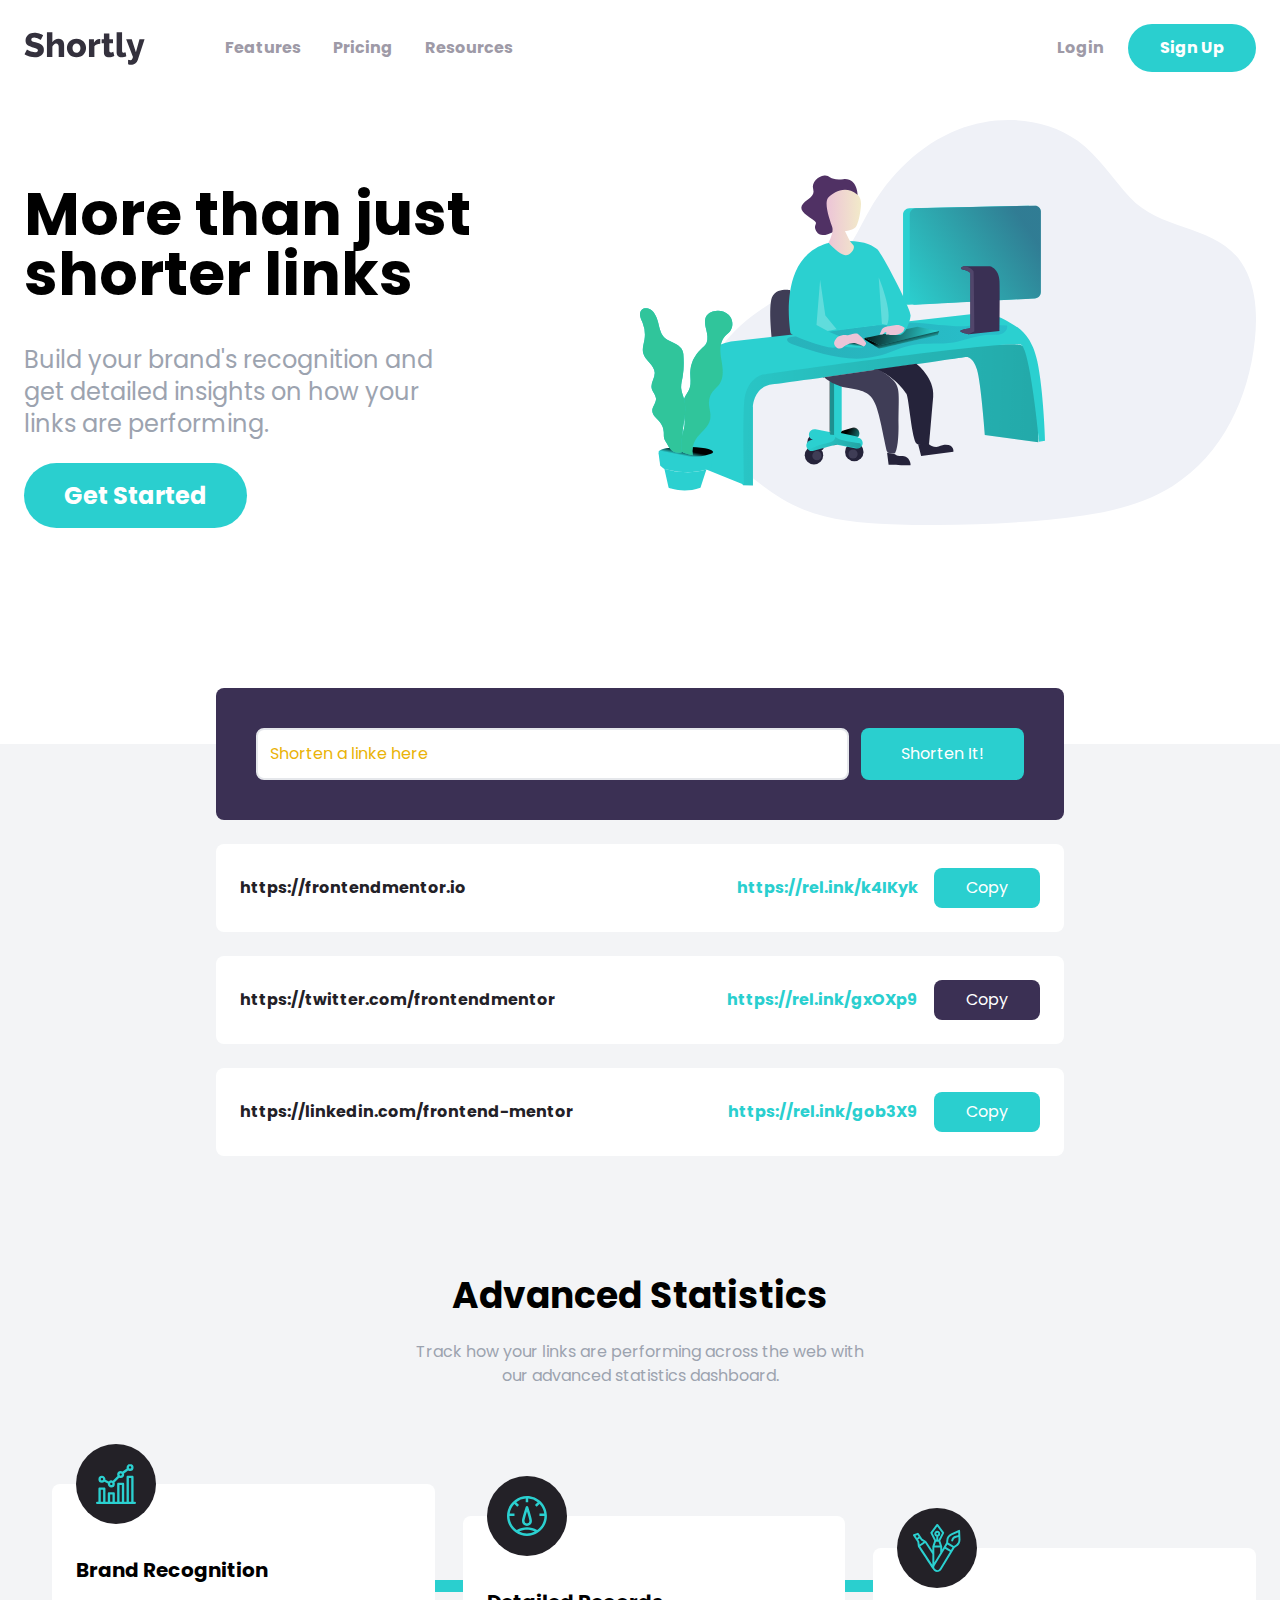
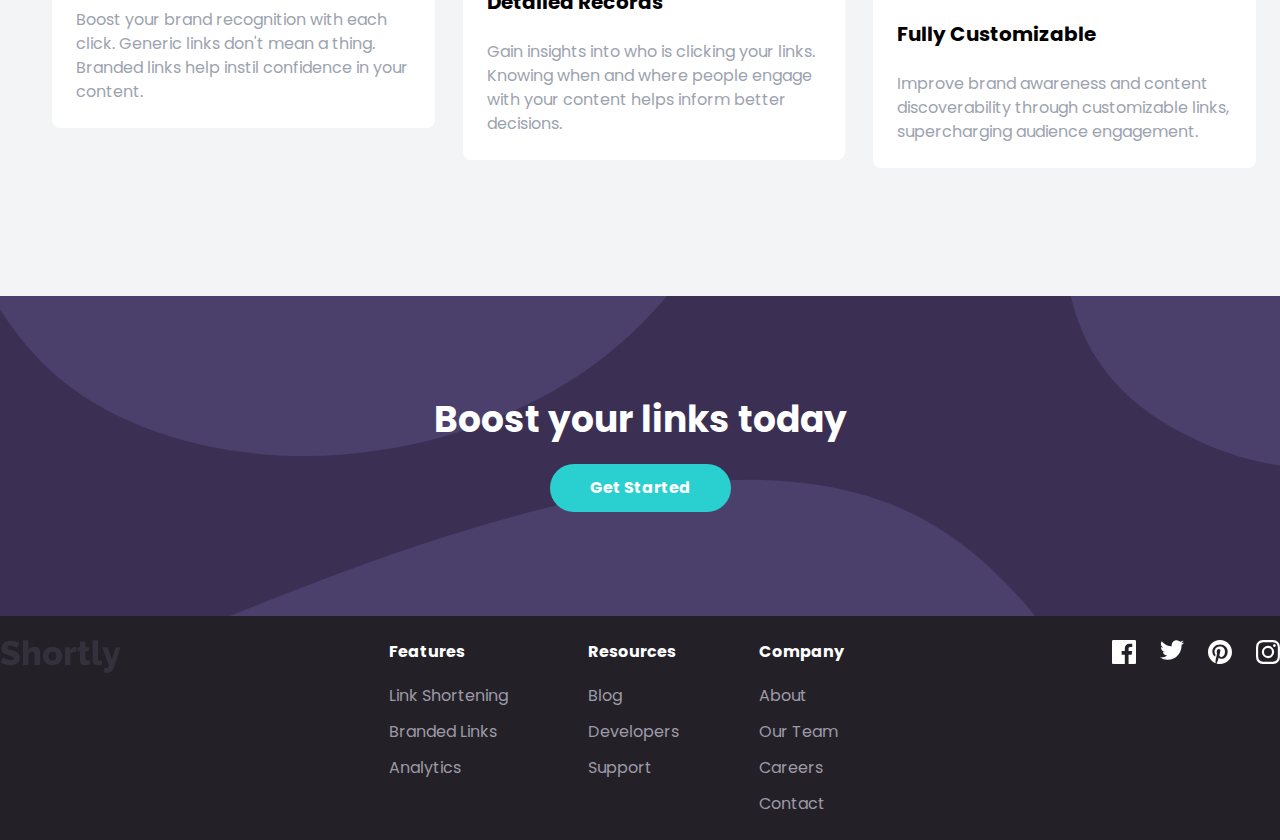
<file: shortly/index.html>
<!DOCTYPE html>
<html lang="en">
  <head>
    <meta charset="UTF-8" />
    <meta http-equiv="X-UA-Compatible" content="IE=edge" />
    <meta name="viewport" content="width=device-width, initial-scale=1.0" />
    <link
      rel="shortcut icon"
      href="images/favicon-32x32.png"
      type="image/png"
    />
    <link rel="preconnect" href="https://fonts.googleapis.com" />
    <link rel="preconnect" href="https://fonts.gstatic.com" crossorigin />
    <link
      href="https://fonts.googleapis.com/css2?family=Alata&family=Poppins:wght@400;500;700&display=swap"
      rel="stylesheet"
    />
    <link rel="stylesheet" href="css/style.css" />
    <script src="js/script.js" defer></script>
    <title>Shortly</title>
  </head>
  <body>
    <!-- Nav Container -->
    <nav class="relative container mx-auto p-6">
      <!-- Flex Container For All Items -->
      <div class="flex items-center justify-between">
        <!-- Flex Container for Logo and Menu -->
        <div class="flex items-center space-x-20">
          <!-- Logo -->
          <img src="images/logo.svg" alt="" />
          <!-- Left Menu -->
          <div class="hidden lg:flex space-x-8 font-bold">
            <a href="#" class="text-grayishViolet hover:text-veryDarkViolet"
              >Features</a
            >
            <a href="#" class="text-grayishViolet hover:text-veryDarkViolet"
              >Pricing</a
            >
            <a href="#" class="text-grayishViolet hover:text-veryDarkViolet"
              >Resources</a
            >
          </div>
        </div>
        <!-- Right Buttons Menu -->
        <div
          class="hidden items-center space-x-6 font-bold text-grayishViolet lg:flex"
        >
          <div class="hover:text-veryDarkViolet">Login</div>
          <a
            href="#"
            class="px-8 py-3 font-bold text-white bg-cyan rounded-full hover:opacity-70"
            >Sign Up</a
          >
        </div>

        <!-- @todo hamburger button -->
        <button
          id="menu-btn"
          class="block hamburger lg:hidden focus:outline-none"
          type="button"
        >
          <span class="hamburger-top"></span>
          <span class="hamburger-middle"></span>
          <span class="hamburger-bottom"></span>
        </button>
      </div>

      <!-- @todo Mobile Menu -->
      <div
        id="menu"
        class="hidden p-6 rounded-lg bg-darkViolet left-6 right-6 top-20 z-100"
      >
        <div
          class="flex flex-col items-center justify-center w-full space-y-6 font-bold text-white rounded-sm"
        >
          <a href="#" class="w-full text-center">Features</a>
          <a href="#" class="w-full text-center">Pricing</a>
          <a href="#" class="w-full text-center">Resources</a>
          <a href="#" class="w-full pt-6 border-t border-gray-400 text-center"
            >Login</a
          >
          <a href="#" class="w-full py-3 text-center rounded-full bg-cyan"
            >Sign Up</a
          >
        </div>
      </div>
    </nav>

    <!-- Hero Section -->
    <section id="hero">
      <!-- Hero Container  -->
      <div class="container flex flex-col-reverse mx-auto p-6 lg:flex-row">
        <!-- Content Container -->
        <div class="flex flex-col space-y-10 mb-44 lg:mt-16 xl:mb-52 lg:w-1/2">
          <h1
            class="text-5xl font-bold text-center lg:text-6xl lg:max-w-md lg:text-left"
          >
            More than just shorter links
          </h1>
          <p
            class="text-2xl text-center text-gray-400 lg:max-w-md lg:text-left"
          >
            Build your brand's recognition and get detailed insights on how your
            links are performing.
          </p>
          <div class="mx-auto lg:mx-0">
            <a
              href="#"
              class="py-5 px-10 text-2xl font-bold text-white bg-cyan rounded-full lg:py-4 hover:opacity-70"
              >Get Started</a
            >
          </div>
        </div>

        <!-- Image -->
        <div class="mb-24 mx-auto md:w-180 lg:mb-0 lg:w-1/2">
          <img src="images/illustration-working.svg" alt="" />
        </div>
      </div>
    </section>

    <!-- Shorten Section -->
    <section id="shorten" class="relative bg-gray-100">
      <!-- Shorten Container -->
      <div class="max-w-4xl mx-auto p-6 space-y-6">
        <!-- Form -->
        <form
          id="link-form"
          class="link-form relative flex flex-col w-full p-10 -mt-20 space-y-4 bg-darkViolet md:flex-row md:space-y-0 md:space-x-3 rounded-lg"
        >
          <input
            type="text"
            class="flex-1 p-3 border-2 rounded-lg placeholder-yellow-500 focus:outline-none"
            placeholder="Shorten a linke here"
            id="link-input"
          />
          <button
            class="px-10 py-3 text-white rounded-lg bg-cyan hover:bg-cyanLight focus:outline-none md:py-2"
          >
            Shorten It!
          </button>

          <!-- Error Message -->
          <div
            id="err-msg"
            class="absolute bottom-3 left-7 text-red text-sm italic"
          ></div>
        </form>

        <!-- Link 1 -->
        <div
          class="flex flex-col items-center justify-between w-full p-6 bg-white rounded-lg md:flex-row"
        >
          <p class="font-bold text-center text-veryDarkViolet md:text-left">
            https://frontendmentor.io
          </p>

          <div
            class="flex flex-col items-center justify-end flex-1 space-x-4 space-y-2 md:flex-row md:space-y-0"
          >
            <div class="font-bold text-cyan">https://rel.ink/k4IKyk</div>
            <button
              class="p-2 px-8 text-white bg-cyan rounded-lg hover:opacity-70 focus:outline-none"
            >
              Copy
            </button>
          </div>
        </div>
        <!-- Link 2 -->
        <div
          class="flex flex-col items-center justify-between w-full p-6 bg-white rounded-lg md:flex-row"
        >
          <p class="font-bold text-center text-veryDarkViolet md:text-left">
            https://twitter.com/frontendmentor
          </p>

          <div
            class="flex flex-col items-center justify-end flex-1 space-x-4 space-y-2 md:flex-row md:space-y-0"
          >
            <div class="font-bold text-cyan">https://rel.ink/gxOXp9</div>
            <button
              class="p-2 px-8 text-white bg-darkViolet rounded-lg hover:opacity-70 focus:outline-none"
            >
              Copy
            </button>
          </div>
        </div>
        <!-- Link 3 -->
        <div
          class="flex flex-col items-center justify-between w-full p-6 bg-white rounded-lg md:flex-row"
        >
          <p class="font-bold text-center text-veryDarkViolet md:text-left">
            https://linkedin.com/frontend-mentor
          </p>

          <div
            class="flex flex-col items-center justify-end flex-1 space-x-4 space-y-2 md:flex-row md:space-y-0"
          >
            <div class="font-bold text-cyan">https://rel.ink/gob3X9</div>
            <button
              class="p-2 px-8 text-white bg-cyan rounded-lg hover:opacity-70 focus:outline-none"
            >
              Copy
            </button>
          </div>
        </div>
      </div>
    </section>

    <!-- Stats Section -->
    <section id="stats" class="py-24 bg-gray-100">
      <div class="container mx-auto px-3">
        <h2 class="text-4xl mb-6 font-bold text-center">Advanced Statistics</h2>
        <p class="max-w-xs mx-auto text-center text-gray-400 md:max-w-md">
          Track how your links are performing across the web with our advanced
          statistics dashboard.
        </p>
      </div>
    </section>

    <!-- Feature Box Section -->
    <section id="features" class="pb-32 bg-gray-100">
      <div
        class="relative container flex flex-col items-start px-6 mx-auto md:flex-row md:space-x-7"
      >
        <!-- Horizontal Line -->
        <div
          class="hidden absolute top-24 w-10/12 left-16 h-3 bg-cyan md:block"
        ></div>
        <!-- Vertical Line -->
        <div class="absolute w-2 left-1/2 h-full -ml-1 bg-cyan md:hidden"></div>

        <!-- Box 1 -->
        <div
          class="relative flex flex-col p-6 space-y-6 bg-white rounded-lg md:w-1/3"
        >
          <!-- Image Positioning -->
          <div class="absolute -ml-10 left-1/2 -top-10 md:left-16">
            <!-- Image Container For Background & Center -->
            <div
              class="flex items-center justify-center w-20 h-20 p-4 rounded-full bg-veryDarkViolet"
            >
              <img src="images/icon-brand-recognition.svg" alt="" />
            </div>
          </div>
          <h5
            class="pt-6 text-xl font-bold text-center capitalize md:text-left"
          >
            Brand Recognition
          </h5>
          <p class="text-center text-gray-400 md:text-left">
            Boost your brand recognition with each click. Generic links don't
            mean a thing. Branded links help instil confidence in your content.
          </p>
        </div>

        <!-- Box 2 -->
        <div
          class="relative flex flex-col mt-24 p-6 space-y-6 bg-white rounded-lg md:mt-8 md:w-1/3"
        >
          <!-- Image Positioning -->
          <div class="absolute -ml-10 left-1/2 -top-10 md:left-16">
            <!-- Image Container For Background & Center -->
            <div
              class="flex items-center justify-center w-20 h-20 p-4 rounded-full bg-veryDarkViolet"
            >
              <img src="images/icon-detailed-records.svg" alt="" />
            </div>
          </div>
          <h5
            class="pt-6 text-xl font-bold text-center capitalize md:text-left"
          >
            Detailed records
          </h5>
          <p class="text-center text-gray-400 md:text-left">
            Gain insights into who is clicking your links. Knowing when and
            where people engage with your content helps inform better decisions.
          </p>
        </div>

        <!-- Box 3 -->
        <div
          class="relative flex flex-col mt-24 p-6 space-y-6 bg-white rounded-lg md:mt-16 md:w-1/3"
        >
          <!-- Image Positioning -->
          <div class="absolute -ml-10 left-1/2 -top-10 md:left-16">
            <!-- Image Container For Background & Center -->
            <div
              class="flex items-center justify-center w-20 h-20 p-4 rounded-full bg-veryDarkViolet"
            >
              <img src="images/icon-fully-customizable.svg" alt="" />
            </div>
          </div>
          <h5
            class="pt-6 text-xl font-bold text-center capitalize md:text-left"
          >
            Fully customizable
          </h5>
          <p class="text-center text-gray-400 md:text-left">
            Improve brand awareness and content discoverability through
            customizable links, supercharging audience engagement.
          </p>
        </div>
      </div>
    </section>

    <!-- CTA Section -->
    <section id="cta" class="py-24 bg-darkViolet">
      <div class="flex flex-col p-2 space-y-6">
        <h5
          class="mx-auto space-y-10 text-4xl font-bold text-center text-white"
        >
          Boost your links today
        </h5>
        <button
          class="px-10 py-5 mx-auto text-2xl font-bold text-white rounded-full bg-cyan hover:bg-cyanLlight md:text-base md:py-3 focus:outline-none"
        >
          Get Started
        </button>
      </div>
    </section>

    <!-- Footer -->
    <footer class="py-6 bg-veryDarkViolet">
      <div
        class="container flex flex-col items-center justify-between mx-auto space-y-16 md:flex-row md:space-y-0 md:items-start"
      >
        <!-- Logo -->
        <img src="images/logo.svg" alt="" />

        <!-- Menu Container -->
        <div
          class="flex flex-col space-y-16 md:space-x-20 md:flex-row md:space-y-0"
        >
          <!-- Menu 1 -->
          <div class="flex flex-col items-center w-ful md:items-start">
            <div class="mb-5 font-bold text-white capitalize">Features</div>
            <div class="flex flex-col items-center space-y-3 md:items-start">
              <a href="#" class="capitalize text-grayishViolet hover:text-cyan"
                >Link shortening</a
              >
              <a href="#" class="capitalize text-grayishViolet hover:text-cyan"
                >Branded Links</a
              >
              <a href="#" class="capitalize text-grayishViolet hover:text-cyan"
                >Analytics</a
              >
            </div>
          </div>
          <!-- Menu 2 -->
          <div class="flex flex-col items-center w-ful md:items-start">
            <div class="mb-5 font-bold text-white capitalize">Resources</div>
            <div class="flex flex-col items-center space-y-3 md:items-start">
              <a href="#" class="capitalize text-grayishViolet hover:text-cyan"
                >Blog</a
              >
              <a href="#" class="capitalize text-grayishViolet hover:text-cyan"
                >Developers</a
              >
              <a href="#" class="capitalize text-grayishViolet hover:text-cyan"
                >Support</a
              >
            </div>
          </div>
          <!-- Menu 3 -->
          <div class="flex flex-col items-center w-ful md:items-start">
            <div class="mb-5 font-bold text-white capitalize">Company</div>
            <div class="flex flex-col items-center space-y-3 md:items-start">
              <a href="#" class="capitalize text-grayishViolet hover:text-cyan"
                >About</a
              >
              <a href="#" class="capitalize text-grayishViolet hover:text-cyan"
                >Our Team</a
              >
              <a href="#" class="capitalize text-grayishViolet hover:text-cyan"
                >Careers</a
              >
              <a href="#" class="capitalize text-grayishViolet hover:text-cyan"
                >Contact</a
              >
            </div>
          </div>
        </div>
        <!-- Social Container -->
        <div class="flex space-x-6">
          <a href="#">
            <img src="images/icon-facebook.svg" class="ficon" alt="" />
          </a>
          <a href="#">
            <img src="images/icon-twitter.svg" class="ficon" alt="" />
          </a>
          <a href="#">
            <img src="images/icon-pinterest.svg" class="ficon" alt="" />
          </a>
          <a href="#">
            <img src="images/icon-instagram.svg" class="ficon" alt="" />
          </a>
        </div>
      </div>
    </footer>
  </body>
</html>
</file>
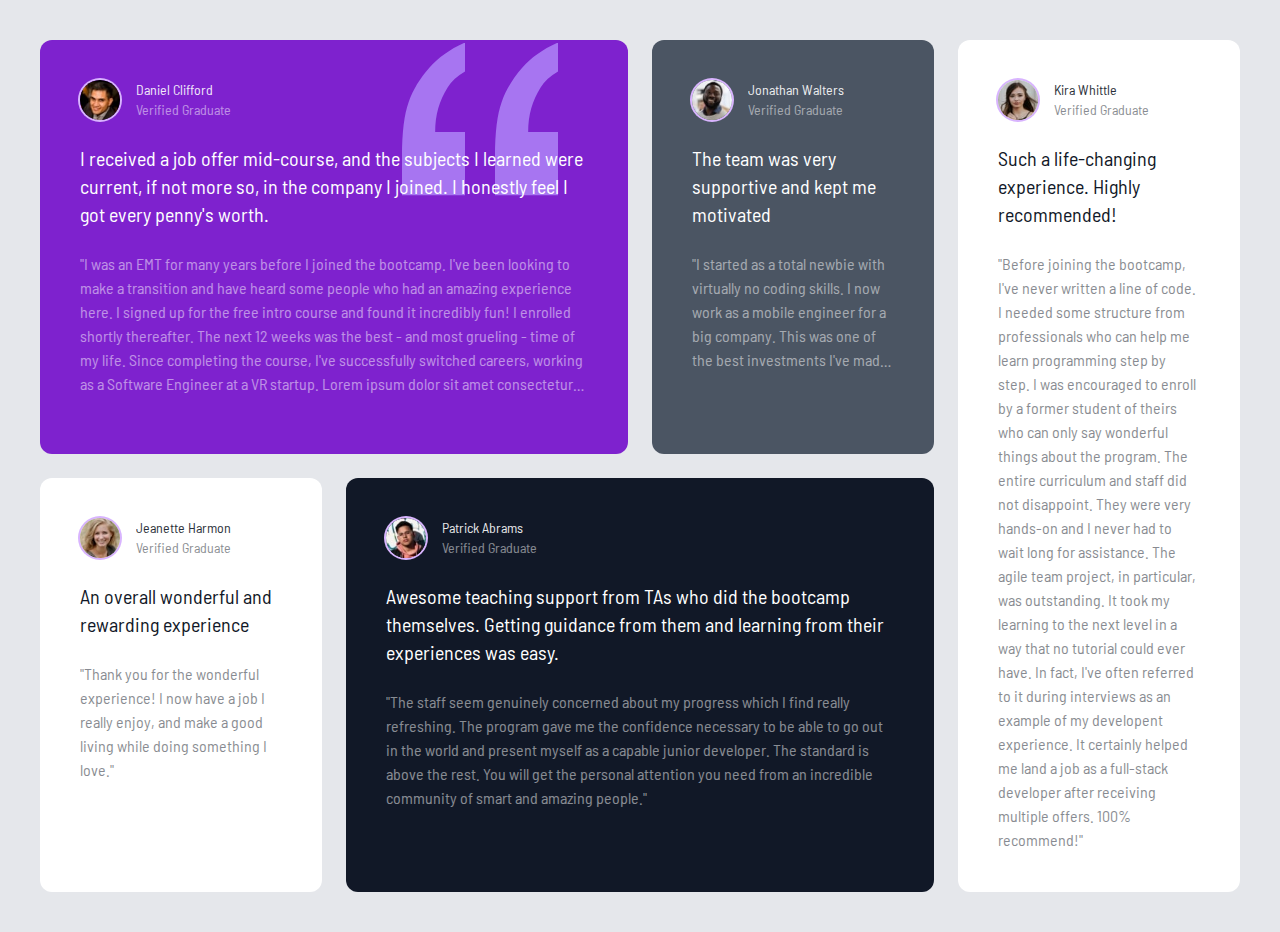
<file: testimonial-grid/index.html>
<!DOCTYPE html>
<html lang="en">
  <head>
    <meta charset="UTF-8" />
    <meta http-equiv="X-UA-Compatible" content="IE=edge" />
    <meta name="viewport" content="width=device-width, initial-scale=1.0" />
    <link rel="preconnect" href="https://fonts.googleapis.com" />
    <link rel="preconnect" href="https://fonts.gstatic.com" crossorigin />
    <link
      href="https://fonts.googleapis.com/css2?family=Alata&family=Barlow+Semi+Condensed:wght@400;500;600&display=swap"
      rel="stylesheet"
    />
    <link rel="stylesheet" href="css/style.css" />
    <title>Testimonial Grid</title>
  </head>
  <body class="bg-gray-200">
    <!-- Global Container  -->
    <div class="container mx-auto max-w-7xl p-2 md:p-10">
      <!-- Grid Container -->
      <div
        class="text-white grid gap-6 grid-cols-1 md:grid-cols-4 md:grid-rows-2"
      >
        <!-- Box 1 -->
        <div class="relative p-10 rounded-xl bg-purple-700 md:col-span-2">
          <!-- Quotes Image -->
          <img
            src="images/bg-pattern-quotation.svg"
            class="absolute top-3 right-10 scale-125 md:top-7 md:right-24 md:scale-150"
            alt=""
          />
          <!-- Box Header -->
          <div class="flex z-10 space-x-4">
            <img
              class="w-10 h-10 rounded-full ring-2 ring-purple-300"
              src="images/image-daniel.jpg"
              alt=""
            />
            <div class="text-sm">
              <h4 class="opacity-90">Daniel Clifford</h4>
              <p class="opacity-50">Verified Graduate</p>
            </div>
          </div>

          <!-- Large Text -->
          <p class="relative z-10 mt-6 text-xl">
            I received a job offer mid-course, and the subjects I learned were
            current, if not more so, in the company I joined. I honestly feel I
            got every penny's worth.
          </p>

          <!-- Small Text -->
          <p class="mt-6 opacity-50 line-clamp-6">
            "I was an EMT for many years before I joined the bootcamp. I've been
            looking to make a transition and have heard some people who had an
            amazing experience here. I signed up for the free intro course and
            found it incredibly fun! I enrolled shortly thereafter. The next 12
            weeks was the best - and most grueling - time of my life. Since
            completing the course, I've successfully switched careers, working
            as a Software Engineer at a VR startup. Lorem ipsum dolor sit amet
            consectetur adipisicing elit. Ratione vero repudiandae, quasi atque
            officiis eum consectetur odio amet dolorem deleniti repellat
            expedita aut sunt laudantium cum itaque nam voluptatum quod! Quo
            totam sequi omnis deserunt? Sit nam molestiae excepturi,
            perspiciatis labore deleniti eum, eligendi quisquam quod sed nobis
            exercitationem tempora! "
          </p>
        </div>
        <!-- Box 2 -->
        <div class="p-10 rounded-xl bg-gray-600">
          <!-- Box Header -->
          <div class="flex space-x-4">
            <img
              class="w-10 h-10 rounded-full ring-2 ring-purple-300"
              src="images/image-jonathan.jpg"
              alt=""
            />
            <div class="text-sm">
              <h4 class="opacity-90">Jonathan Walters</h4>
              <p class="opacity-50">Verified Graduate</p>
            </div>
          </div>

          <!-- Large Text -->
          <p class="mt-6 text-xl">
            The team was very supportive and kept me motivated
          </p>

          <!-- Small Text -->
          <p class="mt-6 opacity-50 line-clamp-5">
            "I started as a total newbie with virtually no coding skills. I now
            work as a mobile engineer for a big company. This was one of the
            best investments I've made in myself. Lorem ipsum dolor sit amet
            consectetur adipisicing elit. Atque ipsam veritatis natus illum
            ullam ab, nesciunt rerum nobis, quibusdam ad voluptatum rem
            necessitatibus facere nihil deleniti assumenda vel velit neque quia,
            nisi ipsum laudantium impedit eveniet iste. Pariatur, exercitationem
            consequuntur praesentium a est eum velit quos maiores ipsum facere
            tempora! "
          </p>
        </div>
        <!-- Box 3 -->
        <div class="hidden p-10 rounded-xl bg-white text-gray-900 md:block md:row-span-2">
          <!-- Box Header -->
          <div class="flex space-x-4">
            <img
              class="w-10 h-10 rounded-full ring-2 ring-purple-300"
              src="images/image-kira.jpg"
              alt=""
            />
            <div class="text-sm">
              <h4 class="opacity-90">Kira Whittle</h4>
              <p class="opacity-50">Verified Graduate</p>
            </div>
          </div>

          <!-- Large Text -->
          <p class="mt-6 text-xl">
            Such a life-changing experience. Highly recommended!
          </p>

          <!-- Small Text -->
          <p class="mt-6 opacity-50">
            "Before joining the bootcamp, I've never written a line of code. I
            needed some structure from professionals who can help me learn
            programming step by step. I was encouraged to enroll by a former
            student of theirs who can only say wonderful things about the
            program. The entire curriculum and staff did not disappoint. They
            were very hands-on and I never had to wait long for assistance. The
            agile team project, in particular, was outstanding. It took my
            learning to the next level in a way that no tutorial could ever
            have. In fact, I've often referred to it during interviews as an
            example of my developent experience. It certainly helped me land a
            job as a full-stack developer after receiving multiple offers. 100%
            recommend!"
          </p>
        </div>
        <!-- Box 4 -->
        <div class="p-10 rounded-xl bg-white text-gray-900">
          <!-- Box Header -->
          <div class="flex space-x-4">
            <img
              class="w-10 h-10 rounded-full ring-2 ring-purple-300"
              src="images/image-jeanette.jpg"
              alt=""
            />
            <div class="text-sm">
              <h4 class="opacity-90">Jeanette Harmon</h4>
              <p class="opacity-50">Verified Graduate</p>
            </div>
          </div>

          <!-- Large Text -->
          <p class="mt-6 text-xl">
            An overall wonderful and rewarding experience
          </p>

          <!-- Small Text -->
          <p class="mt-6 opacity-50">
            "Thank you for the wonderful experience! I now have a job I really
            enjoy, and make a good living while doing something I love."
          </p>
        </div>
        <!-- Box 5 -->
        <div class="p-10 rounded-xl bg-gray-900 md:col-span-2">
          <!-- Box Header -->
          <div class="flex space-x-4">
            <img
              class="w-10 h-10 rounded-full ring-2 ring-purple-300"
              src="images/image-patrick.jpg"
              alt=""
            />
            <div class="text-sm">
              <h4 class="opacity-90">Patrick Abrams</h4>
              <p class="opacity-50">Verified Graduate</p>
            </div>
          </div>

          <!-- Large Text -->
          <p class="mt-6 text-xl">
            Awesome teaching support from TAs who did the bootcamp themselves.
            Getting guidance from them and learning from their experiences was
            easy.
          </p>

          <!-- Small Text -->
          <p class="mt-6 opacity-50">
            "The staff seem genuinely concerned about my progress which I find
            really refreshing. The program gave me the confidence necessary to
            be able to go out in the world and present myself as a capable
            junior developer. The standard is above the rest. You will get the
            personal attention you need from an incredible community of smart
            and amazing people."
          </p>
        </div>
        <!-- Box 6 -->
        <div class="p-10 rounded-xl bg-white text-gray-900 md:hidden">
          <!-- Box Header -->
          <div class="flex space-x-4">
            <img
              class="w-10 h-10 rounded-full ring-2 ring-purple-300"
              src="images/image-kira.jpg"
              alt=""
            />
            <div class="text-sm">
              <h4 class="opacity-90">Kira Whittle</h4>
              <p class="opacity-50">Verified Graduate</p>
            </div>
          </div>

          <!-- Large Text -->
          <p class="mt-6 text-xl">
            Such a life-changing experience. Highly recommended!
          </p>

          <!-- Small Text -->
          <p class="mt-6 opacity-50">
            "Before joining the bootcamp, I've never written a line of code. I
            needed some structure from professionals who can help me learn
            programming step by step. I was encouraged to enroll by a former
            student of theirs who can only say wonderful things about the
            program. The entire curriculum and staff did not disappoint. They
            were very hands-on and I never had to wait long for assistance. The
            agile team project, in particular, was outstanding. It took my
            learning to the next level in a way that no tutorial could ever
            have. In fact, I've often referred to it during interviews as an
            example of my developent experience. It certainly helped me land a
            job as a full-stack developer after receiving multiple offers. 100%
            recommend!"
          </p>
        </div>
      </div>
    </div>
  </body>
</html>
</file>
<file: bookmark/css/style.css>
/*
! tailwindcss v3.0.24 | MIT License | https://tailwindcss.com
*/

/*
1. Prevent padding and border from affecting element width. (https://github.com/mozdevs/cssremedy/issues/4)
2. Allow adding a border to an element by just adding a border-width. (https://github.com/tailwindcss/tailwindcss/pull/116)
*/

*,
::before,
::after {
  box-sizing: border-box;
  /* 1 */
  border-width: 0;
  /* 2 */
  border-style: solid;
  /* 2 */
  border-color: #e5e7eb;
  /* 2 */
}

::before,
::after {
  --tw-content: '';
}

/*
1. Use a consistent sensible line-height in all browsers.
2. Prevent adjustments of font size after orientation changes in iOS.
3. Use a more readable tab size.
4. Use the user's configured `sans` font-family by default.
*/

html {
  line-height: 1.5;
  /* 1 */
  -webkit-text-size-adjust: 100%;
  /* 2 */
  -moz-tab-size: 4;
  /* 3 */
  -o-tab-size: 4;
     tab-size: 4;
  /* 3 */
  font-family: Rubik, sans-serif;
  /* 4 */
}

/*
1. Remove the margin in all browsers.
2. Inherit line-height from `html` so users can set them as a class directly on the `html` element.
*/

body {
  margin: 0;
  /* 1 */
  line-height: inherit;
  /* 2 */
}

/*
1. Add the correct height in Firefox.
2. Correct the inheritance of border color in Firefox. (https://bugzilla.mozilla.org/show_bug.cgi?id=190655)
3. Ensure horizontal rules are visible by default.
*/

hr {
  height: 0;
  /* 1 */
  color: inherit;
  /* 2 */
  border-top-width: 1px;
  /* 3 */
}

/*
Add the correct text decoration in Chrome, Edge, and Safari.
*/

abbr:where([title]) {
  -webkit-text-decoration: underline dotted;
          text-decoration: underline dotted;
}

/*
Remove the default font size and weight for headings.
*/

h1,
h2,
h3,
h4,
h5,
h6 {
  font-size: inherit;
  font-weight: inherit;
}

/*
Reset links to optimize for opt-in styling instead of opt-out.
*/

a {
  color: inherit;
  text-decoration: inherit;
}

/*
Add the correct font weight in Edge and Safari.
*/

b,
strong {
  font-weight: bolder;
}

/*
1. Use the user's configured `mono` font family by default.
2. Correct the odd `em` font sizing in all browsers.
*/

code,
kbd,
samp,
pre {
  font-family: ui-monospace, SFMono-Regular, Menlo, Monaco, Consolas, "Liberation Mono", "Courier New", monospace;
  /* 1 */
  font-size: 1em;
  /* 2 */
}

/*
Add the correct font size in all browsers.
*/

small {
  font-size: 80%;
}

/*
Prevent `sub` and `sup` elements from affecting the line height in all browsers.
*/

sub,
sup {
  font-size: 75%;
  line-height: 0;
  position: relative;
  vertical-align: baseline;
}

sub {
  bottom: -0.25em;
}

sup {
  top: -0.5em;
}

/*
1. Remove text indentation from table contents in Chrome and Safari. (https://bugs.chromium.org/p/chromium/issues/detail?id=999088, https://bugs.webkit.org/show_bug.cgi?id=201297)
2. Correct table border color inheritance in all Chrome and Safari. (https://bugs.chromium.org/p/chromium/issues/detail?id=935729, https://bugs.webkit.org/show_bug.cgi?id=195016)
3. Remove gaps between table borders by default.
*/

table {
  text-indent: 0;
  /* 1 */
  border-color: inherit;
  /* 2 */
  border-collapse: collapse;
  /* 3 */
}

/*
1. Change the font styles in all browsers.
2. Remove the margin in Firefox and Safari.
3. Remove default padding in all browsers.
*/

button,
input,
optgroup,
select,
textarea {
  font-family: inherit;
  /* 1 */
  font-size: 100%;
  /* 1 */
  line-height: inherit;
  /* 1 */
  color: inherit;
  /* 1 */
  margin: 0;
  /* 2 */
  padding: 0;
  /* 3 */
}

/*
Remove the inheritance of text transform in Edge and Firefox.
*/

button,
select {
  text-transform: none;
}

/*
1. Correct the inability to style clickable types in iOS and Safari.
2. Remove default button styles.
*/

button,
[type='button'],
[type='reset'],
[type='submit'] {
  -webkit-appearance: button;
  /* 1 */
  background-color: transparent;
  /* 2 */
  background-image: none;
  /* 2 */
}

/*
Use the modern Firefox focus style for all focusable elements.
*/

:-moz-focusring {
  outline: auto;
}

/*
Remove the additional `:invalid` styles in Firefox. (https://github.com/mozilla/gecko-dev/blob/2f9eacd9d3d995c937b4251a5557d95d494c9be1/layout/style/res/forms.css#L728-L737)
*/

:-moz-ui-invalid {
  box-shadow: none;
}

/*
Add the correct vertical alignment in Chrome and Firefox.
*/

progress {
  vertical-align: baseline;
}

/*
Correct the cursor style of increment and decrement buttons in Safari.
*/

::-webkit-inner-spin-button,
::-webkit-outer-spin-button {
  height: auto;
}

/*
1. Correct the odd appearance in Chrome and Safari.
2. Correct the outline style in Safari.
*/

[type='search'] {
  -webkit-appearance: textfield;
  /* 1 */
  outline-offset: -2px;
  /* 2 */
}

/*
Remove the inner padding in Chrome and Safari on macOS.
*/

::-webkit-search-decoration {
  -webkit-appearance: none;
}

/*
1. Correct the inability to style clickable types in iOS and Safari.
2. Change font properties to `inherit` in Safari.
*/

::-webkit-file-upload-button {
  -webkit-appearance: button;
  /* 1 */
  font: inherit;
  /* 2 */
}

/*
Add the correct display in Chrome and Safari.
*/

summary {
  display: list-item;
}

/*
Removes the default spacing and border for appropriate elements.
*/

blockquote,
dl,
dd,
h1,
h2,
h3,
h4,
h5,
h6,
hr,
figure,
p,
pre {
  margin: 0;
}

fieldset {
  margin: 0;
  padding: 0;
}

legend {
  padding: 0;
}

ol,
ul,
menu {
  list-style: none;
  margin: 0;
  padding: 0;
}

/*
Prevent resizing textareas horizontally by default.
*/

textarea {
  resize: vertical;
}

/*
1. Reset the default placeholder opacity in Firefox. (https://github.com/tailwindlabs/tailwindcss/issues/3300)
2. Set the default placeholder color to the user's configured gray 400 color.
*/

input::-moz-placeholder, textarea::-moz-placeholder {
  opacity: 1;
  /* 1 */
  color: #9ca3af;
  /* 2 */
}

input:-ms-input-placeholder, textarea:-ms-input-placeholder {
  opacity: 1;
  /* 1 */
  color: #9ca3af;
  /* 2 */
}

input::placeholder,
textarea::placeholder {
  opacity: 1;
  /* 1 */
  color: #9ca3af;
  /* 2 */
}

/*
Set the default cursor for buttons.
*/

button,
[role="button"] {
  cursor: pointer;
}

/*
Make sure disabled buttons don't get the pointer cursor.
*/

:disabled {
  cursor: default;
}

/*
1. Make replaced elements `display: block` by default. (https://github.com/mozdevs/cssremedy/issues/14)
2. Add `vertical-align: middle` to align replaced elements more sensibly by default. (https://github.com/jensimmons/cssremedy/issues/14#issuecomment-634934210)
   This can trigger a poorly considered lint error in some tools but is included by design.
*/

img,
svg,
video,
canvas,
audio,
iframe,
embed,
object {
  display: block;
  /* 1 */
  vertical-align: middle;
  /* 2 */
}

/*
Constrain images and videos to the parent width and preserve their intrinsic aspect ratio. (https://github.com/mozdevs/cssremedy/issues/14)
*/

img,
video {
  max-width: 100%;
  height: auto;
}

/*
Ensure the default browser behavior of the `hidden` attribute.
*/

[hidden] {
  display: none;
}

*, ::before, ::after {
  --tw-translate-x: 0;
  --tw-translate-y: 0;
  --tw-rotate: 0;
  --tw-skew-x: 0;
  --tw-skew-y: 0;
  --tw-scale-x: 1;
  --tw-scale-y: 1;
  --tw-pan-x:  ;
  --tw-pan-y:  ;
  --tw-pinch-zoom:  ;
  --tw-scroll-snap-strictness: proximity;
  --tw-ordinal:  ;
  --tw-slashed-zero:  ;
  --tw-numeric-figure:  ;
  --tw-numeric-spacing:  ;
  --tw-numeric-fraction:  ;
  --tw-ring-inset:  ;
  --tw-ring-offset-width: 0px;
  --tw-ring-offset-color: #fff;
  --tw-ring-color: rgb(59 130 246 / 0.5);
  --tw-ring-offset-shadow: 0 0 #0000;
  --tw-ring-shadow: 0 0 #0000;
  --tw-shadow: 0 0 #0000;
  --tw-shadow-colored: 0 0 #0000;
  --tw-blur:  ;
  --tw-brightness:  ;
  --tw-contrast:  ;
  --tw-grayscale:  ;
  --tw-hue-rotate:  ;
  --tw-invert:  ;
  --tw-saturate:  ;
  --tw-sepia:  ;
  --tw-drop-shadow:  ;
  --tw-backdrop-blur:  ;
  --tw-backdrop-brightness:  ;
  --tw-backdrop-contrast:  ;
  --tw-backdrop-grayscale:  ;
  --tw-backdrop-hue-rotate:  ;
  --tw-backdrop-invert:  ;
  --tw-backdrop-opacity:  ;
  --tw-backdrop-saturate:  ;
  --tw-backdrop-sepia:  ;
}

.container {
  width: 100%;
}

@media (min-width: 480px) {
  .container {
    max-width: 480px;
  }
}

@media (min-width: 768px) {
  .container {
    max-width: 768px;
  }
}

@media (min-width: 1020px) {
  .container {
    max-width: 1020px;
  }
}

@media (min-width: 1440px) {
  .container {
    max-width: 1440px;
  }
}

.fixed {
  position: fixed;
}

.relative {
  position: relative;
}

.inset-0 {
  top: 0px;
  right: 0px;
  bottom: 0px;
  left: 0px;
}

.z-30 {
  z-index: 30;
}

.z-20 {
  z-index: 20;
}

.z-10 {
  z-index: 10;
}

.m-12 {
  margin: 3rem;
}

.m-8 {
  margin: 2rem;
}

.mx-auto {
  margin-left: auto;
  margin-right: auto;
}

.my-6 {
  margin-top: 1.5rem;
  margin-bottom: 1.5rem;
}

.mt-16 {
  margin-top: 4rem;
}

.mb-6 {
  margin-bottom: 1.5rem;
}

.mb-32 {
  margin-bottom: 8rem;
}

.mt-32 {
  margin-top: 8rem;
}

.mt-4 {
  margin-top: 1rem;
}

.mt-14 {
  margin-top: 3.5rem;
}

.mb-4 {
  margin-bottom: 1rem;
}

.mb-1 {
  margin-bottom: 0.25rem;
}

.block {
  display: block;
}

.flex {
  display: flex;
}

.inline-flex {
  display: inline-flex;
}

.hidden {
  display: none;
}

.h-full {
  height: 100%;
}

.h-6 {
  height: 1.5rem;
}

.max-h-0 {
  max-height: 0px;
}

.w-full {
  width: 100%;
}

.max-w-md {
  max-width: 28rem;
}

.max-w-xl {
  max-width: 36rem;
}

.max-w-lg {
  max-width: 32rem;
}

.max-w-5xl {
  max-width: 64rem;
}

.max-w-2xl {
  max-width: 42rem;
}

.flex-1 {
  flex: 1 1 0%;
}

.transform {
  transform: translate(var(--tw-translate-x), var(--tw-translate-y)) rotate(var(--tw-rotate)) skewX(var(--tw-skew-x)) skewY(var(--tw-skew-y)) scaleX(var(--tw-scale-x)) scaleY(var(--tw-scale-y));
}

.cursor-pointer {
  cursor: pointer;
}

.flex-col {
  flex-direction: column;
}

.flex-col-reverse {
  flex-direction: column-reverse;
}

.items-start {
  align-items: flex-start;
}

.items-center {
  align-items: center;
}

.justify-center {
  justify-content: center;
}

.justify-between {
  justify-content: space-between;
}

.space-x-20 > :not([hidden]) ~ :not([hidden]) {
  --tw-space-x-reverse: 0;
  margin-right: calc(5rem * var(--tw-space-x-reverse));
  margin-left: calc(5rem * calc(1 - var(--tw-space-x-reverse)));
}

.space-x-10 > :not([hidden]) ~ :not([hidden]) {
  --tw-space-x-reverse: 0;
  margin-right: calc(2.5rem * var(--tw-space-x-reverse));
  margin-left: calc(2.5rem * calc(1 - var(--tw-space-x-reverse)));
}

.space-y-10 > :not([hidden]) ~ :not([hidden]) {
  --tw-space-y-reverse: 0;
  margin-top: calc(2.5rem * calc(1 - var(--tw-space-y-reverse)));
  margin-bottom: calc(2.5rem * var(--tw-space-y-reverse));
}

.space-x-4 > :not([hidden]) ~ :not([hidden]) {
  --tw-space-x-reverse: 0;
  margin-right: calc(1rem * var(--tw-space-x-reverse));
  margin-left: calc(1rem * calc(1 - var(--tw-space-x-reverse)));
}

.space-y-8 > :not([hidden]) ~ :not([hidden]) {
  --tw-space-y-reverse: 0;
  margin-top: calc(2rem * calc(1 - var(--tw-space-y-reverse)));
  margin-bottom: calc(2rem * var(--tw-space-y-reverse));
}

.space-y-4 > :not([hidden]) ~ :not([hidden]) {
  --tw-space-y-reverse: 0;
  margin-top: calc(1rem * calc(1 - var(--tw-space-y-reverse)));
  margin-bottom: calc(1rem * var(--tw-space-y-reverse));
}

.space-y-6 > :not([hidden]) ~ :not([hidden]) {
  --tw-space-y-reverse: 0;
  margin-top: calc(1.5rem * calc(1 - var(--tw-space-y-reverse)));
  margin-bottom: calc(1.5rem * var(--tw-space-y-reverse));
}

.space-y-16 > :not([hidden]) ~ :not([hidden]) {
  --tw-space-y-reverse: 0;
  margin-top: calc(4rem * calc(1 - var(--tw-space-y-reverse)));
  margin-bottom: calc(4rem * var(--tw-space-y-reverse));
}

.divide-y > :not([hidden]) ~ :not([hidden]) {
  --tw-divide-y-reverse: 0;
  border-top-width: calc(1px * calc(1 - var(--tw-divide-y-reverse)));
  border-bottom-width: calc(1px * var(--tw-divide-y-reverse));
}

.divide-gray-500 > :not([hidden]) ~ :not([hidden]) {
  --tw-divide-opacity: 1;
  border-color: rgb(107 114 128 / var(--tw-divide-opacity));
}

.self-end {
  align-self: flex-end;
}

.overflow-hidden {
  overflow: hidden;
}

.overflow-x-hidden {
  overflow-x: hidden;
}

.overflow-x-visible {
  overflow-x: visible;
}

.scroll-smooth {
  scroll-behavior: smooth;
}

.rounded-lg {
  border-radius: 0.5rem;
}

.rounded {
  border-radius: 0.25rem;
}

.border-2 {
  border-width: 2px;
}

.border-b {
  border-bottom-width: 1px;
}

.border-b-4 {
  border-bottom-width: 4px;
}

.border-softRed {
  --tw-border-opacity: 1;
  border-color: hsl(0 94% 66% / var(--tw-border-opacity));
}

.border-softBlue {
  --tw-border-opacity: 1;
  border-color: hsl(231 69% 60% / var(--tw-border-opacity));
}

.border-gray-300 {
  --tw-border-opacity: 1;
  border-color: rgb(209 213 219 / var(--tw-border-opacity));
}

.border-white {
  --tw-border-opacity: 1;
  border-color: rgb(255 255 255 / var(--tw-border-opacity));
}

.bg-softRed {
  --tw-bg-opacity: 1;
  background-color: hsl(0 94% 66% / var(--tw-bg-opacity));
}

.bg-veryDarkBlue {
  --tw-bg-opacity: 1;
  background-color: hsl(229 31% 21% / var(--tw-bg-opacity));
}

.bg-softBlue {
  --tw-bg-opacity: 1;
  background-color: hsl(231 69% 60% / var(--tw-bg-opacity));
}

.bg-gray-300 {
  --tw-bg-opacity: 1;
  background-color: rgb(209 213 219 / var(--tw-bg-opacity));
}

.bg-dots {
  background-image: url('../images/bg-dots.svg');
}

.bg-repeat-x {
  background-repeat: repeat-x;
}

.p-6 {
  padding: 1.5rem;
}

.p-4 {
  padding: 1rem;
}

.px-8 {
  padding-left: 2rem;
  padding-right: 2rem;
}

.py-2 {
  padding-top: 0.5rem;
  padding-bottom: 0.5rem;
}

.px-6 {
  padding-left: 1.5rem;
  padding-right: 1.5rem;
}

.py-1 {
  padding-top: 0.25rem;
  padding-bottom: 0.25rem;
}

.py-3 {
  padding-top: 0.75rem;
  padding-bottom: 0.75rem;
}

.py-5 {
  padding-top: 1.25rem;
  padding-bottom: 1.25rem;
}

.py-32 {
  padding-top: 8rem;
  padding-bottom: 8rem;
}

.px-10 {
  padding-left: 2.5rem;
  padding-right: 2.5rem;
}

.py-6 {
  padding-top: 1.5rem;
  padding-bottom: 1.5rem;
}

.py-24 {
  padding-top: 6rem;
  padding-bottom: 6rem;
}

.px-3 {
  padding-left: 0.75rem;
  padding-right: 0.75rem;
}

.py-16 {
  padding-top: 4rem;
  padding-bottom: 4rem;
}

.pt-24 {
  padding-top: 6rem;
}

.pb-4 {
  padding-bottom: 1rem;
}

.pt-6 {
  padding-top: 1.5rem;
}

.pt-3 {
  padding-top: 0.75rem;
}

.pb-2 {
  padding-bottom: 0.5rem;
}

.text-center {
  text-align: center;
}

.text-justify {
  text-align: justify;
}

.text-3xl {
  font-size: 1.875rem;
  line-height: 2.25rem;
}

.text-lg {
  font-size: 1.125rem;
  line-height: 1.75rem;
}

.text-sm {
  font-size: 0.875rem;
  line-height: 1.25rem;
}

.text-4xl {
  font-size: 2.25rem;
  line-height: 2.5rem;
}

.text-xl {
  font-size: 1.25rem;
  line-height: 1.75rem;
}

.text-base {
  font-size: 1rem;
  line-height: 1.5rem;
}

.font-semibold {
  font-weight: 600;
}

.font-bold {
  font-weight: 700;
}

.font-light {
  font-weight: 300;
}

.uppercase {
  text-transform: uppercase;
}

.capitalize {
  text-transform: capitalize;
}

.tracking-widest {
  letter-spacing: 0.1em;
}

.text-grayishBlue {
  --tw-text-opacity: 1;
  color: hsl(229 8% 60% / var(--tw-text-opacity));
}

.text-white {
  --tw-text-opacity: 1;
  color: rgb(255 255 255 / var(--tw-text-opacity));
}

.text-gray-400 {
  --tw-text-opacity: 1;
  color: rgb(156 163 175 / var(--tw-text-opacity));
}

.text-black {
  --tw-text-opacity: 1;
  color: rgb(0 0 0 / var(--tw-text-opacity));
}

.text-gray-600 {
  --tw-text-opacity: 1;
  color: rgb(75 85 99 / var(--tw-text-opacity));
}

.text-gray-500 {
  --tw-text-opacity: 1;
  color: rgb(107 114 128 / var(--tw-text-opacity));
}

.opacity-90 {
  opacity: 0.9;
}

.shadow-md {
  --tw-shadow: 0 4px 6px -1px rgb(0 0 0 / 0.1), 0 2px 4px -2px rgb(0 0 0 / 0.1);
  --tw-shadow-colored: 0 4px 6px -1px var(--tw-shadow-color), 0 2px 4px -2px var(--tw-shadow-color);
  box-shadow: var(--tw-ring-offset-shadow, 0 0 #0000), var(--tw-ring-shadow, 0 0 #0000), var(--tw-shadow);
}

.shadow-lg {
  --tw-shadow: 0 10px 15px -3px rgb(0 0 0 / 0.1), 0 4px 6px -4px rgb(0 0 0 / 0.1);
  --tw-shadow-colored: 0 10px 15px -3px var(--tw-shadow-color), 0 4px 6px -4px var(--tw-shadow-color);
  box-shadow: var(--tw-ring-offset-shadow, 0 0 #0000), var(--tw-ring-shadow, 0 0 #0000), var(--tw-shadow);
}

.outline-none {
  outline: 2px solid transparent;
  outline-offset: 2px;
}

.transition {
  transition-property: color, background-color, border-color, fill, stroke, opacity, box-shadow, transform, filter, -webkit-text-decoration-color, -webkit-backdrop-filter;
  transition-property: color, background-color, border-color, text-decoration-color, fill, stroke, opacity, box-shadow, transform, filter, backdrop-filter;
  transition-property: color, background-color, border-color, text-decoration-color, fill, stroke, opacity, box-shadow, transform, filter, backdrop-filter, -webkit-text-decoration-color, -webkit-backdrop-filter;
  transition-timing-function: cubic-bezier(0.4, 0, 0.2, 1);
  transition-duration: 150ms;
}

.duration-200 {
  transition-duration: 200ms;
}

.duration-500 {
  transition-duration: 500ms;
}

@media (min-width: 1020px) {
  .bg-hero {
    width: 2000px;
    height: 300px;
    left: 30%;
    position: absolute;
    top: 13rem;
    border-top-left-radius: 9999px;
    border-bottom-left-radius: 9999px;
    --tw-bg-opacity: 1;
    background-color: hsl(231 69% 60% / var(--tw-bg-opacity));
  }

  .bg-tabs {
    width: 2000px;
    height: 300px;
    right: 60%;
    position: absolute;
    top: 15rem;
    border-top-right-radius: 9999px;
    border-bottom-right-radius: 9999px;
    --tw-bg-opacity: 1;
    background-color: hsl(231 69% 60% / var(--tw-bg-opacity));
  }
}

.ficon:hover {
  filter: invert(53%) sepia(38%) saturate(3303%) hue-rotate(326deg)
    brightness(101%) contrast(96%);
}

/* HAMBURGER MENU */

.hamburger {
  cursor: pointer;
  width: 24px;
  height: 24px;
  transition: all 0.25s;
  position: relative;
}

.hamburger-top,
.hamburger-middle,
.hamburger-bottom {
  content: '';
  position: absolute;
  width: 24px;
  height: 3px;
  top: 0;
  left: 0;
  background: #000;
  transform: rotate(0);
  transition: all 0.5s;
}

.hamburger-middle {
  transform: translateY(7px);
}

.hamburger-bottom {
  transform: translateY(14px);
  background: #000;
}

.open {
  transform: rotate(90deg);
  transform: translateY(0px);
  position: fixed;
  top: 45px;
  right: 35px;
}

.open .hamburger-top {
  transform: rotate(45deg) translateY(6px) translateX(6px);
  background-color: #fff;
}

.open .hamburger-middle {
  display: none;
}

.open .hamburger-bottom {
  transform: rotate(-45deg) translateY(6px) translateX(-6px);
  background-color: #fff;
}

.hover\:border-2:hover {
  border-width: 2px;
}

.hover\:border-softBlue:hover {
  --tw-border-opacity: 1;
  border-color: hsl(231 69% 60% / var(--tw-border-opacity));
}

.hover\:bg-white:hover {
  --tw-bg-opacity: 1;
  background-color: rgb(255 255 255 / var(--tw-bg-opacity));
}

.hover\:text-softRed:hover {
  --tw-text-opacity: 1;
  color: hsl(0 94% 66% / var(--tw-text-opacity));
}

.hover\:text-softBlue:hover {
  --tw-text-opacity: 1;
  color: hsl(231 69% 60% / var(--tw-text-opacity));
}

.hover\:text-gray-600:hover {
  --tw-text-opacity: 1;
  color: rgb(75 85 99 / var(--tw-text-opacity));
}

.hover\:opacity-90:hover {
  opacity: 0.9;
}

.focus\:outline-none:focus {
  outline: 2px solid transparent;
  outline-offset: 2px;
}

.group:hover .group-hover\:text-red-500 {
  --tw-text-opacity: 1;
  color: rgb(239 68 68 / var(--tw-text-opacity));
}

.group:focus .group-focus\:max-h-screen {
  max-height: 100vh;
}

.group:focus .group-focus\:-rotate-180 {
  --tw-rotate: -180deg;
  transform: translate(var(--tw-translate-x), var(--tw-translate-y)) rotate(var(--tw-rotate)) skewX(var(--tw-skew-x)) skewY(var(--tw-skew-y)) scaleX(var(--tw-scale-x)) scaleY(var(--tw-scale-y));
}

.group:focus .group-focus\:text-red-500 {
  --tw-text-opacity: 1;
  color: rgb(239 68 68 / var(--tw-text-opacity));
}

@media (min-width: 768px) {
  .md\:mx-0 {
    margin-left: 0px;
    margin-right: 0px;
  }

  .md\:mt-0 {
    margin-top: 0px;
  }

  .md\:mt-8 {
    margin-top: 2rem;
  }

  .md\:mt-16 {
    margin-top: 4rem;
  }

  .md\:mr-3 {
    margin-right: 0.75rem;
  }

  .md\:mb-0 {
    margin-bottom: 0px;
  }

  .md\:flex {
    display: flex;
  }

  .md\:inline-flex {
    display: inline-flex;
  }

  .md\:hidden {
    display: none;
  }

  .md\:w-1\/3 {
    width: 33.333333%;
  }

  .md\:w-1\/2 {
    width: 50%;
  }

  .md\:flex-row {
    flex-direction: row;
  }

  .md\:space-x-10 > :not([hidden]) ~ :not([hidden]) {
    --tw-space-x-reverse: 0;
    margin-right: calc(2.5rem * var(--tw-space-x-reverse));
    margin-left: calc(2.5rem * calc(1 - var(--tw-space-x-reverse)));
  }

  .md\:space-x-7 > :not([hidden]) ~ :not([hidden]) {
    --tw-space-x-reverse: 0;
    margin-right: calc(1.75rem * var(--tw-space-x-reverse));
    margin-left: calc(1.75rem * calc(1 - var(--tw-space-x-reverse)));
  }

  .md\:space-y-0 > :not([hidden]) ~ :not([hidden]) {
    --tw-space-y-reverse: 0;
    margin-top: calc(0px * calc(1 - var(--tw-space-y-reverse)));
    margin-bottom: calc(0px * var(--tw-space-y-reverse));
  }

  .md\:space-x-4 > :not([hidden]) ~ :not([hidden]) {
    --tw-space-x-reverse: 0;
    margin-right: calc(1rem * var(--tw-space-x-reverse));
    margin-left: calc(1rem * calc(1 - var(--tw-space-x-reverse)));
  }

  .md\:space-x-14 > :not([hidden]) ~ :not([hidden]) {
    --tw-space-x-reverse: 0;
    margin-right: calc(3.5rem * var(--tw-space-x-reverse));
    margin-left: calc(3.5rem * calc(1 - var(--tw-space-x-reverse)));
  }

  .md\:border-b-0 {
    border-bottom-width: 0px;
  }

  .md\:px-6 {
    padding-left: 1.5rem;
    padding-right: 1.5rem;
  }

  .md\:px-0 {
    padding-left: 0px;
    padding-right: 0px;
  }

  .md\:text-left {
    text-align: left;
  }

  .md\:text-base {
    font-size: 1rem;
    line-height: 1.5rem;
  }

  .md\:text-4xl {
    font-size: 2.25rem;
    line-height: 2.5rem;
  }
}

@media (min-width: 1020px) {
  .lg\:top-24 {
    top: 6rem;
  }

  .lg\:mx-0 {
    margin-left: 0px;
    margin-right: 0px;
  }

  .lg\:mb-0 {
    margin-bottom: 0px;
  }

  .lg\:mt-16 {
    margin-top: 4rem;
  }

  .lg\:mt-0 {
    margin-top: 0px;
  }

  .lg\:w-1\/2 {
    width: 50%;
  }

  .lg\:flex-row {
    flex-direction: row;
  }

  .lg\:justify-start {
    justify-content: flex-start;
  }

  .lg\:text-left {
    text-align: left;
  }

  .lg\:text-6xl {
    font-size: 3.75rem;
    line-height: 1;
  }

  .lg\:text-2xl {
    font-size: 1.5rem;
    line-height: 2rem;
  }
}

@media (min-width: 1440px) {
  .xl\:top-0 {
    top: 0px;
  }
}
</file>
<file: clipboard/css/style.css>
/*
! tailwindcss v3.0.24 | MIT License | https://tailwindcss.com
*/

/*
1. Prevent padding and border from affecting element width. (https://github.com/mozdevs/cssremedy/issues/4)
2. Allow adding a border to an element by just adding a border-width. (https://github.com/tailwindcss/tailwindcss/pull/116)
*/

*,
::before,
::after {
  box-sizing: border-box;
  /* 1 */
  border-width: 0;
  /* 2 */
  border-style: solid;
  /* 2 */
  border-color: #e5e7eb;
  /* 2 */
}

::before,
::after {
  --tw-content: '';
}

/*
1. Use a consistent sensible line-height in all browsers.
2. Prevent adjustments of font size after orientation changes in iOS.
3. Use a more readable tab size.
4. Use the user's configured `sans` font-family by default.
*/

html {
  line-height: 1.5;
  /* 1 */
  -webkit-text-size-adjust: 100%;
  /* 2 */
  -moz-tab-size: 4;
  /* 3 */
  -o-tab-size: 4;
     tab-size: 4;
  /* 3 */
  font-family: Bai Jamjuree, sans-serif;
  /* 4 */
}

/*
1. Remove the margin in all browsers.
2. Inherit line-height from `html` so users can set them as a class directly on the `html` element.
*/

body {
  margin: 0;
  /* 1 */
  line-height: inherit;
  /* 2 */
}

/*
1. Add the correct height in Firefox.
2. Correct the inheritance of border color in Firefox. (https://bugzilla.mozilla.org/show_bug.cgi?id=190655)
3. Ensure horizontal rules are visible by default.
*/

hr {
  height: 0;
  /* 1 */
  color: inherit;
  /* 2 */
  border-top-width: 1px;
  /* 3 */
}

/*
Add the correct text decoration in Chrome, Edge, and Safari.
*/

abbr:where([title]) {
  -webkit-text-decoration: underline dotted;
          text-decoration: underline dotted;
}

/*
Remove the default font size and weight for headings.
*/

h1,
h2,
h3,
h4,
h5,
h6 {
  font-size: inherit;
  font-weight: inherit;
}

/*
Reset links to optimize for opt-in styling instead of opt-out.
*/

a {
  color: inherit;
  text-decoration: inherit;
}

/*
Add the correct font weight in Edge and Safari.
*/

b,
strong {
  font-weight: bolder;
}

/*
1. Use the user's configured `mono` font family by default.
2. Correct the odd `em` font sizing in all browsers.
*/

code,
kbd,
samp,
pre {
  font-family: ui-monospace, SFMono-Regular, Menlo, Monaco, Consolas, "Liberation Mono", "Courier New", monospace;
  /* 1 */
  font-size: 1em;
  /* 2 */
}

/*
Add the correct font size in all browsers.
*/

small {
  font-size: 80%;
}

/*
Prevent `sub` and `sup` elements from affecting the line height in all browsers.
*/

sub,
sup {
  font-size: 75%;
  line-height: 0;
  position: relative;
  vertical-align: baseline;
}

sub {
  bottom: -0.25em;
}

sup {
  top: -0.5em;
}

/*
1. Remove text indentation from table contents in Chrome and Safari. (https://bugs.chromium.org/p/chromium/issues/detail?id=999088, https://bugs.webkit.org/show_bug.cgi?id=201297)
2. Correct table border color inheritance in all Chrome and Safari. (https://bugs.chromium.org/p/chromium/issues/detail?id=935729, https://bugs.webkit.org/show_bug.cgi?id=195016)
3. Remove gaps between table borders by default.
*/

table {
  text-indent: 0;
  /* 1 */
  border-color: inherit;
  /* 2 */
  border-collapse: collapse;
  /* 3 */
}

/*
1. Change the font styles in all browsers.
2. Remove the margin in Firefox and Safari.
3. Remove default padding in all browsers.
*/

button,
input,
optgroup,
select,
textarea {
  font-family: inherit;
  /* 1 */
  font-size: 100%;
  /* 1 */
  line-height: inherit;
  /* 1 */
  color: inherit;
  /* 1 */
  margin: 0;
  /* 2 */
  padding: 0;
  /* 3 */
}

/*
Remove the inheritance of text transform in Edge and Firefox.
*/

button,
select {
  text-transform: none;
}

/*
1. Correct the inability to style clickable types in iOS and Safari.
2. Remove default button styles.
*/

button,
[type='button'],
[type='reset'],
[type='submit'] {
  -webkit-appearance: button;
  /* 1 */
  background-color: transparent;
  /* 2 */
  background-image: none;
  /* 2 */
}

/*
Use the modern Firefox focus style for all focusable elements.
*/

:-moz-focusring {
  outline: auto;
}

/*
Remove the additional `:invalid` styles in Firefox. (https://github.com/mozilla/gecko-dev/blob/2f9eacd9d3d995c937b4251a5557d95d494c9be1/layout/style/res/forms.css#L728-L737)
*/

:-moz-ui-invalid {
  box-shadow: none;
}

/*
Add the correct vertical alignment in Chrome and Firefox.
*/

progress {
  vertical-align: baseline;
}

/*
Correct the cursor style of increment and decrement buttons in Safari.
*/

::-webkit-inner-spin-button,
::-webkit-outer-spin-button {
  height: auto;
}

/*
1. Correct the odd appearance in Chrome and Safari.
2. Correct the outline style in Safari.
*/

[type='search'] {
  -webkit-appearance: textfield;
  /* 1 */
  outline-offset: -2px;
  /* 2 */
}

/*
Remove the inner padding in Chrome and Safari on macOS.
*/

::-webkit-search-decoration {
  -webkit-appearance: none;
}

/*
1. Correct the inability to style clickable types in iOS and Safari.
2. Change font properties to `inherit` in Safari.
*/

::-webkit-file-upload-button {
  -webkit-appearance: button;
  /* 1 */
  font: inherit;
  /* 2 */
}

/*
Add the correct display in Chrome and Safari.
*/

summary {
  display: list-item;
}

/*
Removes the default spacing and border for appropriate elements.
*/

blockquote,
dl,
dd,
h1,
h2,
h3,
h4,
h5,
h6,
hr,
figure,
p,
pre {
  margin: 0;
}

fieldset {
  margin: 0;
  padding: 0;
}

legend {
  padding: 0;
}

ol,
ul,
menu {
  list-style: none;
  margin: 0;
  padding: 0;
}

/*
Prevent resizing textareas horizontally by default.
*/

textarea {
  resize: vertical;
}

/*
1. Reset the default placeholder opacity in Firefox. (https://github.com/tailwindlabs/tailwindcss/issues/3300)
2. Set the default placeholder color to the user's configured gray 400 color.
*/

input::-moz-placeholder, textarea::-moz-placeholder {
  opacity: 1;
  /* 1 */
  color: #9ca3af;
  /* 2 */
}

input:-ms-input-placeholder, textarea:-ms-input-placeholder {
  opacity: 1;
  /* 1 */
  color: #9ca3af;
  /* 2 */
}

input::placeholder,
textarea::placeholder {
  opacity: 1;
  /* 1 */
  color: #9ca3af;
  /* 2 */
}

/*
Set the default cursor for buttons.
*/

button,
[role="button"] {
  cursor: pointer;
}

/*
Make sure disabled buttons don't get the pointer cursor.
*/

:disabled {
  cursor: default;
}

/*
1. Make replaced elements `display: block` by default. (https://github.com/mozdevs/cssremedy/issues/14)
2. Add `vertical-align: middle` to align replaced elements more sensibly by default. (https://github.com/jensimmons/cssremedy/issues/14#issuecomment-634934210)
   This can trigger a poorly considered lint error in some tools but is included by design.
*/

img,
svg,
video,
canvas,
audio,
iframe,
embed,
object {
  display: block;
  /* 1 */
  vertical-align: middle;
  /* 2 */
}

/*
Constrain images and videos to the parent width and preserve their intrinsic aspect ratio. (https://github.com/mozdevs/cssremedy/issues/14)
*/

img,
video {
  max-width: 100%;
  height: auto;
}

/*
Ensure the default browser behavior of the `hidden` attribute.
*/

[hidden] {
  display: none;
}

h3 {
  margin-bottom: 2rem;
  font-size: 2.25rem;
  line-height: 2.5rem;
  font-weight: 700;
  --tw-text-opacity: 1;
  color: hsl(210 10% 33% / var(--tw-text-opacity));
}

@media (min-width: 768px) {
  h3 {
    font-size: 3rem;
    line-height: 1;
  }
}

h5 {
  margin-bottom: 0.5rem;
  font-size: 1.5rem;
  line-height: 2rem;
  font-weight: 700;
  --tw-text-opacity: 1;
  color: hsl(210 10% 33% / var(--tw-text-opacity));
}

*, ::before, ::after {
  --tw-translate-x: 0;
  --tw-translate-y: 0;
  --tw-rotate: 0;
  --tw-skew-x: 0;
  --tw-skew-y: 0;
  --tw-scale-x: 1;
  --tw-scale-y: 1;
  --tw-pan-x:  ;
  --tw-pan-y:  ;
  --tw-pinch-zoom:  ;
  --tw-scroll-snap-strictness: proximity;
  --tw-ordinal:  ;
  --tw-slashed-zero:  ;
  --tw-numeric-figure:  ;
  --tw-numeric-spacing:  ;
  --tw-numeric-fraction:  ;
  --tw-ring-inset:  ;
  --tw-ring-offset-width: 0px;
  --tw-ring-offset-color: #fff;
  --tw-ring-color: rgb(59 130 246 / 0.5);
  --tw-ring-offset-shadow: 0 0 #0000;
  --tw-ring-shadow: 0 0 #0000;
  --tw-shadow: 0 0 #0000;
  --tw-shadow-colored: 0 0 #0000;
  --tw-blur:  ;
  --tw-brightness:  ;
  --tw-contrast:  ;
  --tw-grayscale:  ;
  --tw-hue-rotate:  ;
  --tw-invert:  ;
  --tw-saturate:  ;
  --tw-sepia:  ;
  --tw-drop-shadow:  ;
  --tw-backdrop-blur:  ;
  --tw-backdrop-brightness:  ;
  --tw-backdrop-contrast:  ;
  --tw-backdrop-grayscale:  ;
  --tw-backdrop-hue-rotate:  ;
  --tw-backdrop-invert:  ;
  --tw-backdrop-opacity:  ;
  --tw-backdrop-saturate:  ;
  --tw-backdrop-sepia:  ;
}

.relative {
  position: relative;
}

.top-0 {
  top: 0px;
}

.right-\[50\%\] {
  right: 50%;
}

.mx-auto {
  margin-left: auto;
  margin-right: auto;
}

.my-16 {
  margin-top: 4rem;
  margin-bottom: 4rem;
}

.my-20 {
  margin-top: 5rem;
  margin-bottom: 5rem;
}

.my-44 {
  margin-top: 11rem;
  margin-bottom: 11rem;
}

.mb-40 {
  margin-bottom: 10rem;
}

.mb-10 {
  margin-bottom: 2.5rem;
}

.mb-24 {
  margin-bottom: 6rem;
}

.mt-16 {
  margin-top: 4rem;
}

.mb-16 {
  margin-bottom: 4rem;
}

.mb-6 {
  margin-bottom: 1.5rem;
}

.flex {
  display: flex;
}

.w-32 {
  width: 8rem;
}

.max-w-md {
  max-width: 28rem;
}

.max-w-6xl {
  max-width: 72rem;
}

.flex-1 {
  flex: 1 1 0%;
}

.scale-50 {
  --tw-scale-x: .5;
  --tw-scale-y: .5;
  transform: translate(var(--tw-translate-x), var(--tw-translate-y)) rotate(var(--tw-rotate)) skewX(var(--tw-skew-x)) skewY(var(--tw-skew-y)) scaleX(var(--tw-scale-x)) scaleY(var(--tw-scale-y));
}

.flex-col {
  flex-direction: column;
}

.items-center {
  align-items: center;
}

.justify-between {
  justify-content: space-between;
}

.space-y-12 > :not([hidden]) ~ :not([hidden]) {
  --tw-space-y-reverse: 0;
  margin-top: calc(3rem * calc(1 - var(--tw-space-y-reverse)));
  margin-bottom: calc(3rem * var(--tw-space-y-reverse));
}

.space-y-16 > :not([hidden]) ~ :not([hidden]) {
  --tw-space-y-reverse: 0;
  margin-top: calc(4rem * calc(1 - var(--tw-space-y-reverse)));
  margin-bottom: calc(4rem * var(--tw-space-y-reverse));
}

.space-y-5 > :not([hidden]) ~ :not([hidden]) {
  --tw-space-y-reverse: 0;
  margin-top: calc(1.25rem * calc(1 - var(--tw-space-y-reverse)));
  margin-bottom: calc(1.25rem * var(--tw-space-y-reverse));
}

.space-y-6 > :not([hidden]) ~ :not([hidden]) {
  --tw-space-y-reverse: 0;
  margin-top: calc(1.5rem * calc(1 - var(--tw-space-y-reverse)));
  margin-bottom: calc(1.5rem * var(--tw-space-y-reverse));
}

.space-y-4 > :not([hidden]) ~ :not([hidden]) {
  --tw-space-y-reverse: 0;
  margin-top: calc(1rem * calc(1 - var(--tw-space-y-reverse)));
  margin-bottom: calc(1rem * var(--tw-space-y-reverse));
}

.rounded-full {
  border-radius: 9999px;
}

.bg-strongCyan {
  --tw-bg-opacity: 1;
  background-color: hsl(171 66% 44% / var(--tw-bg-opacity));
}

.bg-lightBlue {
  --tw-bg-opacity: 1;
  background-color: hsl(233 100% 69% / var(--tw-bg-opacity));
}

.bg-gray-50 {
  --tw-bg-opacity: 1;
  background-color: rgb(249 250 251 / var(--tw-bg-opacity));
}

.p-4 {
  padding: 1rem;
}

.px-8 {
  padding-left: 2rem;
  padding-right: 2rem;
}

.px-10 {
  padding-left: 2.5rem;
  padding-right: 2.5rem;
}

.py-1 {
  padding-top: 0.25rem;
  padding-bottom: 0.25rem;
}

.pt-16 {
  padding-top: 4rem;
}

.text-center {
  text-align: center;
}

.text-2xl {
  font-size: 1.5rem;
  line-height: 2rem;
}

.text-xl {
  font-size: 1.25rem;
  line-height: 1.75rem;
}

.text-grayishBlue {
  --tw-text-opacity: 1;
  color: hsl(201 11% 66% / var(--tw-text-opacity));
}

.shadow-lg {
  --tw-shadow: 0 10px 15px -3px rgb(0 0 0 / 0.1), 0 4px 6px -4px rgb(0 0 0 / 0.1);
  --tw-shadow-colored: 0 10px 15px -3px var(--tw-shadow-color), 0 4px 6px -4px var(--tw-shadow-color);
  box-shadow: var(--tw-ring-offset-shadow, 0 0 #0000), var(--tw-ring-shadow, 0 0 #0000), var(--tw-shadow);
}

.duration-200 {
  transition-duration: 200ms;
}

.section-container {
  margin-left: auto;
  margin-right: auto;
  max-width: 72rem;
  padding-left: 2.5rem;
  padding-right: 2.5rem;
  text-align: center;
}

.section-content {
  margin-left: auto;
  margin-right: auto;
  max-width: 48rem;
  text-align: center;
  line-height: 2.25rem;
  --tw-text-opacity: 1;
  color: hsl(201 11% 66% / var(--tw-text-opacity));
}

.button-container {
  display: flex;
  width: 100%;
  flex-direction: column;
  justify-content: center;
}

.button-container > :not([hidden]) ~ :not([hidden]) {
  --tw-space-y-reverse: 0;
  margin-top: calc(1.5rem * calc(1 - var(--tw-space-y-reverse)));
  margin-bottom: calc(1.5rem * var(--tw-space-y-reverse));
}

.button-container {
  font-size: 1.25rem;
  line-height: 1.75rem;
  --tw-text-opacity: 1;
  color: rgb(255 255 255 / var(--tw-text-opacity));
}

@media (min-width: 768px) {
  .button-container {
    flex-direction: row;
  }

  .button-container > :not([hidden]) ~ :not([hidden]) {
    --tw-space-y-reverse: 0;
    margin-top: calc(0px * calc(1 - var(--tw-space-y-reverse)));
    margin-bottom: calc(0px * var(--tw-space-y-reverse));
    --tw-space-x-reverse: 0;
    margin-right: calc(1rem * var(--tw-space-x-reverse));
    margin-left: calc(1rem * calc(1 - var(--tw-space-x-reverse)));
  }
}

body {
  background-image: url("../images/bg-header-desktop.png");
  background-repeat: no-repeat;
  background-size: contain;
}

@media (max-width: 576px) {
  body {
    background-image: url("../images/bg-header-mobile.png");
  }
}

.ficon:hover{
  filter: invert(53%) sepia(68%) saturate(434%) hue-rotate(121deg) brightness(101%) contrast(94%)
}

.hover\:text-strongCyan:hover {
  --tw-text-opacity: 1;
  color: hsl(171 66% 44% / var(--tw-text-opacity));
}

.hover\:opacity-80:hover {
  opacity: 0.8;
}

@media (min-width: 768px) {
  .md\:absolute {
    position: absolute;
  }

  .md\:mb-60 {
    margin-bottom: 15rem;
  }

  .md\:mb-0 {
    margin-bottom: 0px;
  }

  .md\:ml-24 {
    margin-left: 6rem;
  }

  .md\:w-1\/2 {
    width: 50%;
  }

  .md\:flex-row {
    flex-direction: row;
  }

  .md\:space-x-32 > :not([hidden]) ~ :not([hidden]) {
    --tw-space-x-reverse: 0;
    margin-right: calc(8rem * var(--tw-space-x-reverse));
    margin-left: calc(8rem * calc(1 - var(--tw-space-x-reverse)));
  }

  .md\:space-y-0 > :not([hidden]) ~ :not([hidden]) {
    --tw-space-y-reverse: 0;
    margin-top: calc(0px * calc(1 - var(--tw-space-y-reverse)));
    margin-bottom: calc(0px * var(--tw-space-y-reverse));
  }

  .md\:space-x-12 > :not([hidden]) ~ :not([hidden]) {
    --tw-space-x-reverse: 0;
    margin-right: calc(3rem * var(--tw-space-x-reverse));
    margin-left: calc(3rem * calc(1 - var(--tw-space-x-reverse)));
  }

  .md\:space-x-24 > :not([hidden]) ~ :not([hidden]) {
    --tw-space-x-reverse: 0;
    margin-right: calc(6rem * var(--tw-space-x-reverse));
    margin-left: calc(6rem * calc(1 - var(--tw-space-x-reverse)));
  }

  .md\:pl-16 {
    padding-left: 4rem;
  }

  .md\:text-left {
    text-align: left;
  }
}
</file>
<file: fylo/css/style.css>
/*
! tailwindcss v3.0.24 | MIT License | https://tailwindcss.com
*/

/*
1. Prevent padding and border from affecting element width. (https://github.com/mozdevs/cssremedy/issues/4)
2. Allow adding a border to an element by just adding a border-width. (https://github.com/tailwindcss/tailwindcss/pull/116)
*/

*,
::before,
::after {
  box-sizing: border-box;
  /* 1 */
  border-width: 0;
  /* 2 */
  border-style: solid;
  /* 2 */
  border-color: #e5e7eb;
  /* 2 */
}

::before,
::after {
  --tw-content: '';
}

/*
1. Use a consistent sensible line-height in all browsers.
2. Prevent adjustments of font size after orientation changes in iOS.
3. Use a more readable tab size.
4. Use the user's configured `sans` font-family by default.
*/

html {
  line-height: 1.5;
  /* 1 */
  -webkit-text-size-adjust: 100%;
  /* 2 */
  -moz-tab-size: 4;
  /* 3 */
  -o-tab-size: 4;
     tab-size: 4;
  /* 3 */
  font-family: Raleway, sans-serif;
  /* 4 */
}

/*
1. Remove the margin in all browsers.
2. Inherit line-height from `html` so users can set them as a class directly on the `html` element.
*/

body {
  margin: 0;
  /* 1 */
  line-height: inherit;
  /* 2 */
}

/*
1. Add the correct height in Firefox.
2. Correct the inheritance of border color in Firefox. (https://bugzilla.mozilla.org/show_bug.cgi?id=190655)
3. Ensure horizontal rules are visible by default.
*/

hr {
  height: 0;
  /* 1 */
  color: inherit;
  /* 2 */
  border-top-width: 1px;
  /* 3 */
}

/*
Add the correct text decoration in Chrome, Edge, and Safari.
*/

abbr:where([title]) {
  -webkit-text-decoration: underline dotted;
          text-decoration: underline dotted;
}

/*
Remove the default font size and weight for headings.
*/

h1,
h2,
h3,
h4,
h5,
h6 {
  font-size: inherit;
  font-weight: inherit;
}

/*
Reset links to optimize for opt-in styling instead of opt-out.
*/

a {
  color: inherit;
  text-decoration: inherit;
}

/*
Add the correct font weight in Edge and Safari.
*/

b,
strong {
  font-weight: bolder;
}

/*
1. Use the user's configured `mono` font family by default.
2. Correct the odd `em` font sizing in all browsers.
*/

code,
kbd,
samp,
pre {
  font-family: ui-monospace, SFMono-Regular, Menlo, Monaco, Consolas, "Liberation Mono", "Courier New", monospace;
  /* 1 */
  font-size: 1em;
  /* 2 */
}

/*
Add the correct font size in all browsers.
*/

small {
  font-size: 80%;
}

/*
Prevent `sub` and `sup` elements from affecting the line height in all browsers.
*/

sub,
sup {
  font-size: 75%;
  line-height: 0;
  position: relative;
  vertical-align: baseline;
}

sub {
  bottom: -0.25em;
}

sup {
  top: -0.5em;
}

/*
1. Remove text indentation from table contents in Chrome and Safari. (https://bugs.chromium.org/p/chromium/issues/detail?id=999088, https://bugs.webkit.org/show_bug.cgi?id=201297)
2. Correct table border color inheritance in all Chrome and Safari. (https://bugs.chromium.org/p/chromium/issues/detail?id=935729, https://bugs.webkit.org/show_bug.cgi?id=195016)
3. Remove gaps between table borders by default.
*/

table {
  text-indent: 0;
  /* 1 */
  border-color: inherit;
  /* 2 */
  border-collapse: collapse;
  /* 3 */
}

/*
1. Change the font styles in all browsers.
2. Remove the margin in Firefox and Safari.
3. Remove default padding in all browsers.
*/

button,
input,
optgroup,
select,
textarea {
  font-family: inherit;
  /* 1 */
  font-size: 100%;
  /* 1 */
  line-height: inherit;
  /* 1 */
  color: inherit;
  /* 1 */
  margin: 0;
  /* 2 */
  padding: 0;
  /* 3 */
}

/*
Remove the inheritance of text transform in Edge and Firefox.
*/

button,
select {
  text-transform: none;
}

/*
1. Correct the inability to style clickable types in iOS and Safari.
2. Remove default button styles.
*/

button,
[type='button'],
[type='reset'],
[type='submit'] {
  -webkit-appearance: button;
  /* 1 */
  background-color: transparent;
  /* 2 */
  background-image: none;
  /* 2 */
}

/*
Use the modern Firefox focus style for all focusable elements.
*/

:-moz-focusring {
  outline: auto;
}

/*
Remove the additional `:invalid` styles in Firefox. (https://github.com/mozilla/gecko-dev/blob/2f9eacd9d3d995c937b4251a5557d95d494c9be1/layout/style/res/forms.css#L728-L737)
*/

:-moz-ui-invalid {
  box-shadow: none;
}

/*
Add the correct vertical alignment in Chrome and Firefox.
*/

progress {
  vertical-align: baseline;
}

/*
Correct the cursor style of increment and decrement buttons in Safari.
*/

::-webkit-inner-spin-button,
::-webkit-outer-spin-button {
  height: auto;
}

/*
1. Correct the odd appearance in Chrome and Safari.
2. Correct the outline style in Safari.
*/

[type='search'] {
  -webkit-appearance: textfield;
  /* 1 */
  outline-offset: -2px;
  /* 2 */
}

/*
Remove the inner padding in Chrome and Safari on macOS.
*/

::-webkit-search-decoration {
  -webkit-appearance: none;
}

/*
1. Correct the inability to style clickable types in iOS and Safari.
2. Change font properties to `inherit` in Safari.
*/

::-webkit-file-upload-button {
  -webkit-appearance: button;
  /* 1 */
  font: inherit;
  /* 2 */
}

/*
Add the correct display in Chrome and Safari.
*/

summary {
  display: list-item;
}

/*
Removes the default spacing and border for appropriate elements.
*/

blockquote,
dl,
dd,
h1,
h2,
h3,
h4,
h5,
h6,
hr,
figure,
p,
pre {
  margin: 0;
}

fieldset {
  margin: 0;
  padding: 0;
}

legend {
  padding: 0;
}

ol,
ul,
menu {
  list-style: none;
  margin: 0;
  padding: 0;
}

/*
Prevent resizing textareas horizontally by default.
*/

textarea {
  resize: vertical;
}

/*
1. Reset the default placeholder opacity in Firefox. (https://github.com/tailwindlabs/tailwindcss/issues/3300)
2. Set the default placeholder color to the user's configured gray 400 color.
*/

input::-moz-placeholder, textarea::-moz-placeholder {
  opacity: 1;
  /* 1 */
  color: #9ca3af;
  /* 2 */
}

input:-ms-input-placeholder, textarea:-ms-input-placeholder {
  opacity: 1;
  /* 1 */
  color: #9ca3af;
  /* 2 */
}

input::placeholder,
textarea::placeholder {
  opacity: 1;
  /* 1 */
  color: #9ca3af;
  /* 2 */
}

/*
Set the default cursor for buttons.
*/

button,
[role="button"] {
  cursor: pointer;
}

/*
Make sure disabled buttons don't get the pointer cursor.
*/

:disabled {
  cursor: default;
}

/*
1. Make replaced elements `display: block` by default. (https://github.com/mozdevs/cssremedy/issues/14)
2. Add `vertical-align: middle` to align replaced elements more sensibly by default. (https://github.com/jensimmons/cssremedy/issues/14#issuecomment-634934210)
   This can trigger a poorly considered lint error in some tools but is included by design.
*/

img,
svg,
video,
canvas,
audio,
iframe,
embed,
object {
  display: block;
  /* 1 */
  vertical-align: middle;
  /* 2 */
}

/*
Constrain images and videos to the parent width and preserve their intrinsic aspect ratio. (https://github.com/mozdevs/cssremedy/issues/14)
*/

img,
video {
  max-width: 100%;
  height: auto;
}

/*
Ensure the default browser behavior of the `hidden` attribute.
*/

[hidden] {
  display: none;
}

*, ::before, ::after {
  --tw-translate-x: 0;
  --tw-translate-y: 0;
  --tw-rotate: 0;
  --tw-skew-x: 0;
  --tw-skew-y: 0;
  --tw-scale-x: 1;
  --tw-scale-y: 1;
  --tw-pan-x:  ;
  --tw-pan-y:  ;
  --tw-pinch-zoom:  ;
  --tw-scroll-snap-strictness: proximity;
  --tw-ordinal:  ;
  --tw-slashed-zero:  ;
  --tw-numeric-figure:  ;
  --tw-numeric-spacing:  ;
  --tw-numeric-fraction:  ;
  --tw-ring-inset:  ;
  --tw-ring-offset-width: 0px;
  --tw-ring-offset-color: #fff;
  --tw-ring-color: rgb(59 130 246 / 0.5);
  --tw-ring-offset-shadow: 0 0 #0000;
  --tw-ring-shadow: 0 0 #0000;
  --tw-shadow: 0 0 #0000;
  --tw-shadow-colored: 0 0 #0000;
  --tw-blur:  ;
  --tw-brightness:  ;
  --tw-contrast:  ;
  --tw-grayscale:  ;
  --tw-hue-rotate:  ;
  --tw-invert:  ;
  --tw-saturate:  ;
  --tw-sepia:  ;
  --tw-drop-shadow:  ;
  --tw-backdrop-blur:  ;
  --tw-backdrop-brightness:  ;
  --tw-backdrop-contrast:  ;
  --tw-backdrop-grayscale:  ;
  --tw-backdrop-hue-rotate:  ;
  --tw-backdrop-invert:  ;
  --tw-backdrop-opacity:  ;
  --tw-backdrop-saturate:  ;
  --tw-backdrop-sepia:  ;
}

.container {
  width: 100%;
}

@media (min-width: 640px) {
  .container {
    max-width: 640px;
  }
}

@media (min-width: 768px) {
  .container {
    max-width: 768px;
  }
}

@media (min-width: 1024px) {
  .container {
    max-width: 1024px;
  }
}

@media (min-width: 1280px) {
  .container {
    max-width: 1280px;
  }
}

@media (min-width: 1536px) {
  .container {
    max-width: 1536px;
  }
}

.absolute {
  position: absolute;
}

.relative {
  position: relative;
}

.top-10 {
  top: 2.5rem;
}

.left-10 {
  left: 2.5rem;
}

.top-12 {
  top: 3rem;
}

.right-10 {
  right: 2.5rem;
}

.left-1 {
  left: 0.25rem;
}

.-top-2 {
  top: -0.5rem;
}

.-top-40 {
  top: -10rem;
}

.mx-auto {
  margin-left: auto;
  margin-right: auto;
}

.mt-10 {
  margin-top: 2.5rem;
}

.mb-10 {
  margin-bottom: 2.5rem;
}

.mt-14 {
  margin-top: 3.5rem;
}

.mb-6 {
  margin-bottom: 1.5rem;
}

.mt-28 {
  margin-top: 7rem;
}

.mt-4 {
  margin-top: 1rem;
}

.block {
  display: block;
}

.inline {
  display: inline;
}

.flex {
  display: flex;
}

.hidden {
  display: none;
}

.h-40 {
  height: 10rem;
}

.h-20 {
  height: 5rem;
}

.h-5 {
  height: 1.25rem;
}

.h-24 {
  height: 6rem;
}

.h-10 {
  height: 2.5rem;
}

.w-48 {
  width: 12rem;
}

.w-5 {
  width: 1.25rem;
}

.w-52 {
  width: 13rem;
}

.w-full {
  width: 100%;
}

.w-10 {
  width: 2.5rem;
}

.w-6 {
  width: 1.5rem;
}

.max-w-2xl {
  max-width: 42rem;
}

.max-w-sm {
  max-width: 24rem;
}

.max-w-md {
  max-width: 28rem;
}

.max-w-4xl {
  max-width: 56rem;
}

.flex-col {
  flex-direction: column;
}

.items-start {
  align-items: flex-start;
}

.items-center {
  align-items: center;
}

.justify-center {
  justify-content: center;
}

.justify-between {
  justify-content: space-between;
}

.space-x-4 > :not([hidden]) ~ :not([hidden]) {
  --tw-space-x-reverse: 0;
  margin-right: calc(1rem * var(--tw-space-x-reverse));
  margin-left: calc(1rem * calc(1 - var(--tw-space-x-reverse)));
}

.space-y-24 > :not([hidden]) ~ :not([hidden]) {
  --tw-space-y-reverse: 0;
  margin-top: calc(6rem * calc(1 - var(--tw-space-y-reverse)));
  margin-bottom: calc(6rem * var(--tw-space-y-reverse));
}

.space-y-2 > :not([hidden]) ~ :not([hidden]) {
  --tw-space-y-reverse: 0;
  margin-top: calc(0.5rem * calc(1 - var(--tw-space-y-reverse)));
  margin-bottom: calc(0.5rem * var(--tw-space-y-reverse));
}

.space-y-5 > :not([hidden]) ~ :not([hidden]) {
  --tw-space-y-reverse: 0;
  margin-top: calc(1.25rem * calc(1 - var(--tw-space-y-reverse)));
  margin-bottom: calc(1.25rem * var(--tw-space-y-reverse));
}

.space-y-6 > :not([hidden]) ~ :not([hidden]) {
  --tw-space-y-reverse: 0;
  margin-top: calc(1.5rem * calc(1 - var(--tw-space-y-reverse)));
  margin-bottom: calc(1.5rem * var(--tw-space-y-reverse));
}

.space-x-3 > :not([hidden]) ~ :not([hidden]) {
  --tw-space-x-reverse: 0;
  margin-right: calc(0.75rem * var(--tw-space-x-reverse));
  margin-left: calc(0.75rem * calc(1 - var(--tw-space-x-reverse)));
}

.space-y-10 > :not([hidden]) ~ :not([hidden]) {
  --tw-space-y-reverse: 0;
  margin-top: calc(2.5rem * calc(1 - var(--tw-space-y-reverse)));
  margin-bottom: calc(2.5rem * var(--tw-space-y-reverse));
}

.space-y-3 > :not([hidden]) ~ :not([hidden]) {
  --tw-space-y-reverse: 0;
  margin-top: calc(0.75rem * calc(1 - var(--tw-space-y-reverse)));
  margin-bottom: calc(0.75rem * var(--tw-space-y-reverse));
}

.scroll-smooth {
  scroll-behavior: smooth;
}

.rounded-lg {
  border-radius: 0.5rem;
}

.rounded-full {
  border-radius: 9999px;
}

.border-b {
  border-bottom-width: 1px;
}

.border-accentCyan {
  --tw-border-opacity: 1;
  border-color: hsl(176 68% 64% / var(--tw-border-opacity));
}

.bg-accentCyan {
  --tw-bg-opacity: 1;
  background-color: hsl(176 68% 64% / var(--tw-bg-opacity));
}

.bg-gray-50 {
  --tw-bg-opacity: 1;
  background-color: rgb(249 250 251 / var(--tw-bg-opacity));
}

.bg-white {
  --tw-bg-opacity: 1;
  background-color: rgb(255 255 255 / var(--tw-bg-opacity));
}

.bg-gray-500 {
  --tw-bg-opacity: 1;
  background-color: rgb(107 114 128 / var(--tw-bg-opacity));
}

.bg-gray-100 {
  --tw-bg-opacity: 1;
  background-color: rgb(243 244 246 / var(--tw-bg-opacity));
}

.bg-gray-200 {
  --tw-bg-opacity: 1;
  background-color: rgb(229 231 235 / var(--tw-bg-opacity));
}

.bg-darkBlue2 {
  --tw-bg-opacity: 1;
  background-color: hsl(216 53% 9% / var(--tw-bg-opacity));
}

.bg-darkBlue {
  --tw-bg-opacity: 1;
  background-color: hsl(217 28% 15% / var(--tw-bg-opacity));
}

.bg-logo-light-mode {
  background-image: url('../images/logo-light-mode.svg');
}

.bg-curvy-light-mode {
  background-image: url('../images/bg-curvy-light-mode.svg');
}

.bg-contain {
  background-size: contain;
}

.bg-bottom {
  background-position: bottom;
}

.bg-no-repeat {
  background-repeat: no-repeat;
}

.p-2\.5 {
  padding: 0.625rem;
}

.p-2 {
  padding: 0.5rem;
}

.p-3 {
  padding: 0.75rem;
}

.p-10 {
  padding: 2.5rem;
}

.px-6 {
  padding-left: 1.5rem;
  padding-right: 1.5rem;
}

.px-10 {
  padding-left: 2.5rem;
  padding-right: 2.5rem;
}

.py-3 {
  padding-top: 0.75rem;
  padding-bottom: 0.75rem;
}

.px-5 {
  padding-left: 1.25rem;
  padding-right: 1.25rem;
}

.pb-52 {
  padding-bottom: 13rem;
}

.pt-12 {
  padding-top: 3rem;
}

.pb-32 {
  padding-bottom: 8rem;
}

.pt-24 {
  padding-top: 6rem;
}

.pb-80 {
  padding-bottom: 20rem;
}

.pb-10 {
  padding-bottom: 2.5rem;
}

.text-center {
  text-align: center;
}

.font-opensans {
  font-family: Open Sans, sans-serif;
}

.text-sm {
  font-size: 0.875rem;
  line-height: 1.25rem;
}

.text-3xl {
  font-size: 1.875rem;
  line-height: 2.25rem;
}

.text-xl {
  font-size: 1.25rem;
  line-height: 1.75rem;
}

.text-xs {
  font-size: 0.75rem;
  line-height: 1rem;
}

.text-2xl {
  font-size: 1.5rem;
  line-height: 2rem;
}

.font-bold {
  font-weight: 700;
}

.font-semibold {
  font-weight: 600;
}

.font-extralight {
  font-weight: 200;
}

.leading-normal {
  line-height: 1.5;
}

.leading-5 {
  line-height: 1.25rem;
}

.text-gray-500 {
  --tw-text-opacity: 1;
  color: rgb(107 114 128 / var(--tw-text-opacity));
}

.text-accentCyan {
  --tw-text-opacity: 1;
  color: hsl(176 68% 64% / var(--tw-text-opacity));
}

.text-white {
  --tw-text-opacity: 1;
  color: rgb(255 255 255 / var(--tw-text-opacity));
}

.ficon:hover {
  filter: invert(80%) sepia(37%) saturate(7048%) hue-rotate(132deg)
    brightness(105%) contrast(104%);
}

.hover\:scale-95:hover {
  --tw-scale-x: .95;
  --tw-scale-y: .95;
  transform: translate(var(--tw-translate-x), var(--tw-translate-y)) rotate(var(--tw-rotate)) skewX(var(--tw-skew-x)) skewY(var(--tw-skew-y)) scaleX(var(--tw-scale-x)) scaleY(var(--tw-scale-y));
}

.hover\:bg-gray-100:hover {
  --tw-bg-opacity: 1;
  background-color: rgb(243 244 246 / var(--tw-bg-opacity));
}

.hover\:text-accentCyan:hover {
  --tw-text-opacity: 1;
  color: hsl(176 68% 64% / var(--tw-text-opacity));
}

.focus\:outline-none:focus {
  outline: 2px solid transparent;
  outline-offset: 2px;
}

.focus\:ring-4:focus {
  --tw-ring-offset-shadow: var(--tw-ring-inset) 0 0 0 var(--tw-ring-offset-width) var(--tw-ring-offset-color);
  --tw-ring-shadow: var(--tw-ring-inset) 0 0 0 calc(4px + var(--tw-ring-offset-width)) var(--tw-ring-color);
  box-shadow: var(--tw-ring-offset-shadow), var(--tw-ring-shadow), var(--tw-shadow, 0 0 #0000);
}

.focus\:ring-gray-200:focus {
  --tw-ring-opacity: 1;
  --tw-ring-color: rgb(229 231 235 / var(--tw-ring-opacity));
}

.dark .dark\:bg-darkBlue {
  --tw-bg-opacity: 1;
  background-color: hsl(217 28% 15% / var(--tw-bg-opacity));
}

.dark .dark\:bg-darkBlue1 {
  --tw-bg-opacity: 1;
  background-color: hsl(218 28% 13% / var(--tw-bg-opacity));
}

.dark .dark\:bg-darkBlue3 {
  --tw-bg-opacity: 1;
  background-color: hsl(219 30% 18% / var(--tw-bg-opacity));
}

.dark .dark\:bg-darkBlue2 {
  --tw-bg-opacity: 1;
  background-color: hsl(216 53% 9% / var(--tw-bg-opacity));
}

.dark .dark\:bg-logo-dark-mode {
  background-image: url('../images/logo-dark-mode.svg');
}

.dark .dark\:bg-curvy-dark-mode {
  background-image: url('../images/bg-curvy-dark-mode.svg');
}

.dark .dark\:text-white {
  --tw-text-opacity: 1;
  color: rgb(255 255 255 / var(--tw-text-opacity));
}

.dark .dark\:text-gray-400 {
  --tw-text-opacity: 1;
  color: rgb(156 163 175 / var(--tw-text-opacity));
}

.dark .dark\:hover\:bg-gray-700:hover {
  --tw-bg-opacity: 1;
  background-color: rgb(55 65 81 / var(--tw-bg-opacity));
}

.dark .dark\:focus\:ring-gray-700:focus {
  --tw-ring-opacity: 1;
  --tw-ring-color: rgb(55 65 81 / var(--tw-ring-opacity));
}

@media (min-width: 768px) {
  .md\:absolute {
    position: absolute;
  }

  .md\:-top-16 {
    top: -4rem;
  }

  .md\:mx-0 {
    margin-left: 0px;
    margin-right: 0px;
  }

  .md\:-mt-10 {
    margin-top: -2.5rem;
  }

  .md\:h-20 {
    height: 5rem;
  }

  .md\:w-1\/2 {
    width: 50%;
  }

  .md\:w-20 {
    width: 5rem;
  }

  .md\:w-1\/3 {
    width: 33.333333%;
  }

  .md\:w-56 {
    width: 14rem;
  }

  .md\:max-w-xl {
    max-width: 36rem;
  }

  .md\:flex-1 {
    flex: 1 1 0%;
  }

  .md\:flex-row {
    flex-direction: row;
  }

  .md\:justify-between {
    justify-content: space-between;
  }

  .md\:space-x-10 > :not([hidden]) ~ :not([hidden]) {
    --tw-space-x-reverse: 0;
    margin-right: calc(2.5rem * var(--tw-space-x-reverse));
    margin-left: calc(2.5rem * calc(1 - var(--tw-space-x-reverse)));
  }

  .md\:space-y-0 > :not([hidden]) ~ :not([hidden]) {
    --tw-space-y-reverse: 0;
    margin-top: calc(0px * calc(1 - var(--tw-space-y-reverse)));
    margin-bottom: calc(0px * var(--tw-space-y-reverse));
  }

  .md\:space-x-16 > :not([hidden]) ~ :not([hidden]) {
    --tw-space-x-reverse: 0;
    margin-right: calc(4rem * var(--tw-space-x-reverse));
    margin-left: calc(4rem * calc(1 - var(--tw-space-x-reverse)));
  }

  .md\:space-x-12 > :not([hidden]) ~ :not([hidden]) {
    --tw-space-x-reverse: 0;
    margin-right: calc(3rem * var(--tw-space-x-reverse));
    margin-left: calc(3rem * calc(1 - var(--tw-space-x-reverse)));
  }

  .md\:space-x-6 > :not([hidden]) ~ :not([hidden]) {
    --tw-space-x-reverse: 0;
    margin-right: calc(1.5rem * var(--tw-space-x-reverse));
    margin-left: calc(1.5rem * calc(1 - var(--tw-space-x-reverse)));
  }

  .md\:space-x-20 > :not([hidden]) ~ :not([hidden]) {
    --tw-space-x-reverse: 0;
    margin-right: calc(5rem * var(--tw-space-x-reverse));
    margin-left: calc(5rem * calc(1 - var(--tw-space-x-reverse)));
  }

  .md\:px-0 {
    padding-left: 0px;
    padding-right: 0px;
  }

  .md\:px-16 {
    padding-left: 4rem;
    padding-right: 4rem;
  }

  .md\:pt-20 {
    padding-top: 5rem;
  }

  .md\:pb-96 {
    padding-bottom: 24rem;
  }

  .md\:text-4xl {
    font-size: 2.25rem;
    line-height: 2.5rem;
  }

  .md\:text-lg {
    font-size: 1.125rem;
    line-height: 1.75rem;
  }

  .md\:text-base {
    font-size: 1rem;
    line-height: 1.5rem;
  }
}
</file>
<file: loopstudios/css/style.css>
/*
! tailwindcss v3.0.24 | MIT License | https://tailwindcss.com
*/

/*
1. Prevent padding and border from affecting element width. (https://github.com/mozdevs/cssremedy/issues/4)
2. Allow adding a border to an element by just adding a border-width. (https://github.com/tailwindcss/tailwindcss/pull/116)
*/

*,
::before,
::after {
  box-sizing: border-box;
  /* 1 */
  border-width: 0;
  /* 2 */
  border-style: solid;
  /* 2 */
  border-color: #e5e7eb;
  /* 2 */
}

::before,
::after {
  --tw-content: '';
}

/*
1. Use a consistent sensible line-height in all browsers.
2. Prevent adjustments of font size after orientation changes in iOS.
3. Use a more readable tab size.
4. Use the user's configured `sans` font-family by default.
*/

html {
  line-height: 1.5;
  /* 1 */
  -webkit-text-size-adjust: 100%;
  /* 2 */
  -moz-tab-size: 4;
  /* 3 */
  -o-tab-size: 4;
     tab-size: 4;
  /* 3 */
  font-family: Josefin Sans, sans-serif;
  /* 4 */
}

/*
1. Remove the margin in all browsers.
2. Inherit line-height from `html` so users can set them as a class directly on the `html` element.
*/

body {
  margin: 0;
  /* 1 */
  line-height: inherit;
  /* 2 */
}

/*
1. Add the correct height in Firefox.
2. Correct the inheritance of border color in Firefox. (https://bugzilla.mozilla.org/show_bug.cgi?id=190655)
3. Ensure horizontal rules are visible by default.
*/

hr {
  height: 0;
  /* 1 */
  color: inherit;
  /* 2 */
  border-top-width: 1px;
  /* 3 */
}

/*
Add the correct text decoration in Chrome, Edge, and Safari.
*/

abbr:where([title]) {
  -webkit-text-decoration: underline dotted;
          text-decoration: underline dotted;
}

/*
Remove the default font size and weight for headings.
*/

h1,
h2,
h3,
h4,
h5,
h6 {
  font-size: inherit;
  font-weight: inherit;
}

/*
Reset links to optimize for opt-in styling instead of opt-out.
*/

a {
  color: inherit;
  text-decoration: inherit;
}

/*
Add the correct font weight in Edge and Safari.
*/

b,
strong {
  font-weight: bolder;
}

/*
1. Use the user's configured `mono` font family by default.
2. Correct the odd `em` font sizing in all browsers.
*/

code,
kbd,
samp,
pre {
  font-family: ui-monospace, SFMono-Regular, Menlo, Monaco, Consolas, "Liberation Mono", "Courier New", monospace;
  /* 1 */
  font-size: 1em;
  /* 2 */
}

/*
Add the correct font size in all browsers.
*/

small {
  font-size: 80%;
}

/*
Prevent `sub` and `sup` elements from affecting the line height in all browsers.
*/

sub,
sup {
  font-size: 75%;
  line-height: 0;
  position: relative;
  vertical-align: baseline;
}

sub {
  bottom: -0.25em;
}

sup {
  top: -0.5em;
}

/*
1. Remove text indentation from table contents in Chrome and Safari. (https://bugs.chromium.org/p/chromium/issues/detail?id=999088, https://bugs.webkit.org/show_bug.cgi?id=201297)
2. Correct table border color inheritance in all Chrome and Safari. (https://bugs.chromium.org/p/chromium/issues/detail?id=935729, https://bugs.webkit.org/show_bug.cgi?id=195016)
3. Remove gaps between table borders by default.
*/

table {
  text-indent: 0;
  /* 1 */
  border-color: inherit;
  /* 2 */
  border-collapse: collapse;
  /* 3 */
}

/*
1. Change the font styles in all browsers.
2. Remove the margin in Firefox and Safari.
3. Remove default padding in all browsers.
*/

button,
input,
optgroup,
select,
textarea {
  font-family: inherit;
  /* 1 */
  font-size: 100%;
  /* 1 */
  line-height: inherit;
  /* 1 */
  color: inherit;
  /* 1 */
  margin: 0;
  /* 2 */
  padding: 0;
  /* 3 */
}

/*
Remove the inheritance of text transform in Edge and Firefox.
*/

button,
select {
  text-transform: none;
}

/*
1. Correct the inability to style clickable types in iOS and Safari.
2. Remove default button styles.
*/

button,
[type='button'],
[type='reset'],
[type='submit'] {
  -webkit-appearance: button;
  /* 1 */
  background-color: transparent;
  /* 2 */
  background-image: none;
  /* 2 */
}

/*
Use the modern Firefox focus style for all focusable elements.
*/

:-moz-focusring {
  outline: auto;
}

/*
Remove the additional `:invalid` styles in Firefox. (https://github.com/mozilla/gecko-dev/blob/2f9eacd9d3d995c937b4251a5557d95d494c9be1/layout/style/res/forms.css#L728-L737)
*/

:-moz-ui-invalid {
  box-shadow: none;
}

/*
Add the correct vertical alignment in Chrome and Firefox.
*/

progress {
  vertical-align: baseline;
}

/*
Correct the cursor style of increment and decrement buttons in Safari.
*/

::-webkit-inner-spin-button,
::-webkit-outer-spin-button {
  height: auto;
}

/*
1. Correct the odd appearance in Chrome and Safari.
2. Correct the outline style in Safari.
*/

[type='search'] {
  -webkit-appearance: textfield;
  /* 1 */
  outline-offset: -2px;
  /* 2 */
}

/*
Remove the inner padding in Chrome and Safari on macOS.
*/

::-webkit-search-decoration {
  -webkit-appearance: none;
}

/*
1. Correct the inability to style clickable types in iOS and Safari.
2. Change font properties to `inherit` in Safari.
*/

::-webkit-file-upload-button {
  -webkit-appearance: button;
  /* 1 */
  font: inherit;
  /* 2 */
}

/*
Add the correct display in Chrome and Safari.
*/

summary {
  display: list-item;
}

/*
Removes the default spacing and border for appropriate elements.
*/

blockquote,
dl,
dd,
h1,
h2,
h3,
h4,
h5,
h6,
hr,
figure,
p,
pre {
  margin: 0;
}

fieldset {
  margin: 0;
  padding: 0;
}

legend {
  padding: 0;
}

ol,
ul,
menu {
  list-style: none;
  margin: 0;
  padding: 0;
}

/*
Prevent resizing textareas horizontally by default.
*/

textarea {
  resize: vertical;
}

/*
1. Reset the default placeholder opacity in Firefox. (https://github.com/tailwindlabs/tailwindcss/issues/3300)
2. Set the default placeholder color to the user's configured gray 400 color.
*/

input::-moz-placeholder, textarea::-moz-placeholder {
  opacity: 1;
  /* 1 */
  color: #9ca3af;
  /* 2 */
}

input:-ms-input-placeholder, textarea:-ms-input-placeholder {
  opacity: 1;
  /* 1 */
  color: #9ca3af;
  /* 2 */
}

input::placeholder,
textarea::placeholder {
  opacity: 1;
  /* 1 */
  color: #9ca3af;
  /* 2 */
}

/*
Set the default cursor for buttons.
*/

button,
[role="button"] {
  cursor: pointer;
}

/*
Make sure disabled buttons don't get the pointer cursor.
*/

:disabled {
  cursor: default;
}

/*
1. Make replaced elements `display: block` by default. (https://github.com/mozdevs/cssremedy/issues/14)
2. Add `vertical-align: middle` to align replaced elements more sensibly by default. (https://github.com/jensimmons/cssremedy/issues/14#issuecomment-634934210)
   This can trigger a poorly considered lint error in some tools but is included by design.
*/

img,
svg,
video,
canvas,
audio,
iframe,
embed,
object {
  display: block;
  /* 1 */
  vertical-align: middle;
  /* 2 */
}

/*
Constrain images and videos to the parent width and preserve their intrinsic aspect ratio. (https://github.com/mozdevs/cssremedy/issues/14)
*/

img,
video {
  max-width: 100%;
  height: auto;
}

/*
Ensure the default browser behavior of the `hidden` attribute.
*/

[hidden] {
  display: none;
}

h5 {
  position: absolute;
  bottom: 1rem;
  width: 13rem;
  padding-left: 1.5rem;
  padding-right: 1.5rem;
  transition-duration: 200ms;
}

.group:hover h5 {
  --tw-scale-x: 1.1;
  --tw-scale-y: 1.1;
  transform: translate(var(--tw-translate-x), var(--tw-translate-y)) rotate(var(--tw-rotate)) skewX(var(--tw-skew-x)) skewY(var(--tw-skew-y)) scaleX(var(--tw-scale-x)) scaleY(var(--tw-scale-y));
  --tw-text-opacity: 1;
  color: rgb(0 0 0 / var(--tw-text-opacity));
}

@media (min-width: 768px) {
  h5 {
    bottom: 2rem;
    padding-left: 2.5rem;
    padding-right: 2.5rem;
  }
}

*, ::before, ::after {
  --tw-translate-x: 0;
  --tw-translate-y: 0;
  --tw-rotate: 0;
  --tw-skew-x: 0;
  --tw-skew-y: 0;
  --tw-scale-x: 1;
  --tw-scale-y: 1;
  --tw-pan-x:  ;
  --tw-pan-y:  ;
  --tw-pinch-zoom:  ;
  --tw-scroll-snap-strictness: proximity;
  --tw-ordinal:  ;
  --tw-slashed-zero:  ;
  --tw-numeric-figure:  ;
  --tw-numeric-spacing:  ;
  --tw-numeric-fraction:  ;
  --tw-ring-inset:  ;
  --tw-ring-offset-width: 0px;
  --tw-ring-offset-color: #fff;
  --tw-ring-color: rgb(59 130 246 / 0.5);
  --tw-ring-offset-shadow: 0 0 #0000;
  --tw-ring-shadow: 0 0 #0000;
  --tw-shadow: 0 0 #0000;
  --tw-shadow-colored: 0 0 #0000;
  --tw-blur:  ;
  --tw-brightness:  ;
  --tw-contrast:  ;
  --tw-grayscale:  ;
  --tw-hue-rotate:  ;
  --tw-invert:  ;
  --tw-saturate:  ;
  --tw-sepia:  ;
  --tw-drop-shadow:  ;
  --tw-backdrop-blur:  ;
  --tw-backdrop-brightness:  ;
  --tw-backdrop-contrast:  ;
  --tw-backdrop-grayscale:  ;
  --tw-backdrop-hue-rotate:  ;
  --tw-backdrop-invert:  ;
  --tw-backdrop-opacity:  ;
  --tw-backdrop-saturate:  ;
  --tw-backdrop-sepia:  ;
}

.container {
  width: 100%;
}

@media (min-width: 576px) {
  .container {
    max-width: 576px;
  }
}

@media (min-width: 768px) {
  .container {
    max-width: 768px;
  }
}

@media (min-width: 976px) {
  .container {
    max-width: 976px;
  }
}

@media (min-width: 1440px) {
  .container {
    max-width: 1440px;
  }
}

.btn {
  margin-top: 0px;
  margin-bottom: 0px;
  border-width: 2px;
  --tw-border-opacity: 1;
  border-color: rgb(0 0 0 / var(--tw-border-opacity));
  padding-left: 2.5rem;
  padding-right: 2.5rem;
  padding-top: 0.5rem;
  padding-bottom: 0.5rem;
  font-family: Alata;
  font-weight: 700;
  text-transform: uppercase;
  letter-spacing: .3em;
}

.btn:hover {
  --tw-bg-opacity: 1;
  background-color: rgb(0 0 0 / var(--tw-bg-opacity));
  --tw-text-opacity: 1;
  color: rgb(255 255 255 / var(--tw-text-opacity));
}

.absolute {
  position: absolute;
}

.relative {
  position: relative;
}

.top-48 {
  top: 12rem;
}

.top-0 {
  top: 0px;
}

.bottom-0 {
  bottom: 0px;
}

.left-0 {
  left: 0px;
}

.z-40 {
  z-index: 40;
}

.mx-auto {
  margin-left: auto;
  margin-right: auto;
}

.my-32 {
  margin-top: 8rem;
  margin-bottom: 8rem;
}

.mx-2 {
  margin-left: 0.5rem;
  margin-right: 0.5rem;
}

.mt-32 {
  margin-top: 8rem;
}

.mb-32 {
  margin-bottom: 8rem;
}

.mt-10 {
  margin-top: 2.5rem;
}

.mb-6 {
  margin-bottom: 1.5rem;
}

.mb-20 {
  margin-bottom: 5rem;
}

.mb-8 {
  margin-bottom: 2rem;
}

.block {
  display: block;
}

.inline-block {
  display: inline-block;
}

.flex {
  display: flex;
}

.hidden {
  display: none;
}

.h-10 {
  height: 2.5rem;
}

.h-0\.5 {
  height: 0.125rem;
}

.h-0 {
  height: 0px;
}

.h-8 {
  height: 2rem;
}

.h-6 {
  height: 1.5rem;
}

.min-h-screen {
  min-height: 100vh;
}

.w-full {
  width: 100%;
}

.w-44 {
  width: 11rem;
}

.max-w-6xl {
  max-width: 72rem;
}

.max-w-lg {
  max-width: 32rem;
}

.max-w-md {
  max-width: 28rem;
}

.cursor-pointer {
  cursor: pointer;
}

.resize {
  resize: both;
}

.flex-col {
  flex-direction: column;
}

.items-start {
  align-items: flex-start;
}

.items-center {
  align-items: center;
}

.justify-center {
  justify-content: center;
}

.justify-between {
  justify-content: space-between;
}

.space-y-6 > :not([hidden]) ~ :not([hidden]) {
  --tw-space-y-reverse: 0;
  margin-top: calc(1.5rem * calc(1 - var(--tw-space-y-reverse)));
  margin-bottom: calc(1.5rem * var(--tw-space-y-reverse));
}

.space-y-8 > :not([hidden]) ~ :not([hidden]) {
  --tw-space-y-reverse: 0;
  margin-top: calc(2rem * calc(1 - var(--tw-space-y-reverse)));
  margin-bottom: calc(2rem * var(--tw-space-y-reverse));
}

.space-y-4 > :not([hidden]) ~ :not([hidden]) {
  --tw-space-y-reverse: 0;
  margin-top: calc(1rem * calc(1 - var(--tw-space-y-reverse)));
  margin-bottom: calc(1rem * var(--tw-space-y-reverse));
}

.space-x-4 > :not([hidden]) ~ :not([hidden]) {
  --tw-space-x-reverse: 0;
  margin-right: calc(1rem * var(--tw-space-x-reverse));
  margin-left: calc(1rem * calc(1 - var(--tw-space-x-reverse)));
}

.space-y-3 > :not([hidden]) ~ :not([hidden]) {
  --tw-space-y-reverse: 0;
  margin-top: calc(0.75rem * calc(1 - var(--tw-space-y-reverse)));
  margin-bottom: calc(0.75rem * var(--tw-space-y-reverse));
}

.self-end {
  align-self: flex-end;
}

.rounded-full {
  border-radius: 9999px;
}

.border-2 {
  border-width: 2px;
}

.bg-emerald-600 {
  --tw-bg-opacity: 1;
  background-color: rgb(5 150 105 / var(--tw-bg-opacity));
}

.bg-white {
  --tw-bg-opacity: 1;
  background-color: rgb(255 255 255 / var(--tw-bg-opacity));
}

.bg-black {
  --tw-bg-opacity: 1;
  background-color: rgb(0 0 0 / var(--tw-bg-opacity));
}

.p-4 {
  padding: 1rem;
}

.px-6 {
  padding-left: 1.5rem;
  padding-right: 1.5rem;
}

.py-12 {
  padding-top: 3rem;
  padding-bottom: 3rem;
}

.py-10 {
  padding-top: 2.5rem;
  padding-bottom: 2.5rem;
}

.py-1 {
  padding-top: 0.25rem;
  padding-bottom: 0.25rem;
}

.pr-0 {
  padding-right: 0px;
}

.pt-40 {
  padding-top: 10rem;
}

.pl-12 {
  padding-left: 3rem;
}

.text-center {
  text-align: center;
}

.font-alata {
  font-family: Alata;
}

.font-sans {
  font-family: Josefin Sans, sans-serif;
}

.text-5xl {
  font-size: 3rem;
  line-height: 1;
}

.text-4xl {
  font-size: 2.25rem;
  line-height: 2.5rem;
}

.text-lg {
  font-size: 1.125rem;
  line-height: 1.75rem;
}

.font-bold {
  font-weight: 700;
}

.uppercase {
  text-transform: uppercase;
}

.text-white {
  --tw-text-opacity: 1;
  color: rgb(255 255 255 / var(--tw-text-opacity));
}

.text-gray-900 {
  --tw-text-opacity: 1;
  color: rgb(17 24 39 / var(--tw-text-opacity));
}

.text-gray-500 {
  --tw-text-opacity: 1;
  color: rgb(107 114 128 / var(--tw-text-opacity));
}

.transition-all {
  transition-property: all;
  transition-timing-function: cubic-bezier(0.4, 0, 0.2, 1);
  transition-duration: 150ms;
}

.transition {
  transition-property: color, background-color, border-color, fill, stroke, opacity, box-shadow, transform, filter, -webkit-text-decoration-color, -webkit-backdrop-filter;
  transition-property: color, background-color, border-color, text-decoration-color, fill, stroke, opacity, box-shadow, transform, filter, backdrop-filter;
  transition-property: color, background-color, border-color, text-decoration-color, fill, stroke, opacity, box-shadow, transform, filter, backdrop-filter, -webkit-text-decoration-color, -webkit-backdrop-filter;
  transition-timing-function: cubic-bezier(0.4, 0, 0.2, 1);
  transition-duration: 150ms;
}

.transition-transform {
  transition-property: transform;
  transition-timing-function: cubic-bezier(0.4, 0, 0.2, 1);
  transition-duration: 150ms;
}

.duration-300 {
  transition-duration: 300ms;
}

.duration-200 {
  transition-duration: 200ms;
}

.item-container {
  display: flex;
  width: 100%;
  flex-direction: column;
  justify-content: space-between;
}

.item-container > :not([hidden]) ~ :not([hidden]) {
  --tw-space-y-reverse: 0;
  margin-top: calc(1.5rem * calc(1 - var(--tw-space-y-reverse)));
  margin-bottom: calc(1.5rem * var(--tw-space-y-reverse));
}

.item-container {
  font-size: 1.5rem;
  line-height: 2rem;
  text-transform: uppercase;
  --tw-text-opacity: 1;
  color: rgb(255 255 255 / var(--tw-text-opacity));
}

@media (min-width: 768px) {
  .item-container {
    flex-direction: row;
  }

  .item-container > :not([hidden]) ~ :not([hidden]) {
    --tw-space-y-reverse: 0;
    margin-top: calc(0px * calc(1 - var(--tw-space-y-reverse)));
    margin-bottom: calc(0px * var(--tw-space-y-reverse));
    --tw-space-x-reverse: 0;
    margin-right: calc(2rem * var(--tw-space-x-reverse));
    margin-left: calc(2rem * calc(1 - var(--tw-space-x-reverse)));
  }
}

.item {
  position: relative;
  overflow: hidden;
}

@media (min-width: 768px) {
  .item {
    width: 25%;
  }
}

.item-gradient {
  position: absolute;
  top: 0px;
  bottom: 0px;
  right: 0px;
  left: 0px;
  background-image: linear-gradient(to bottom, var(--tw-gradient-stops));
  --tw-gradient-from: transparent;
  --tw-gradient-stops: var(--tw-gradient-from), var(--tw-gradient-to, rgb(0 0 0 / 0));
  --tw-gradient-to: #111827;
}

.group:hover .item-gradient {
  --tw-gradient-from: #f9fafb;
  --tw-gradient-stops: var(--tw-gradient-from), var(--tw-gradient-to, rgb(249 250 251 / 0));
  --tw-gradient-to: #fff;
  opacity: 0.7;
}

#hero {
  background-image: url("../images/desktop/image-hero.jpg");
  background-repeat: no-repeat;
  background-size: cover;
}

@media (max-width: 576px) {
  #hero {
    background-image: url("../images/mobile/image-hero.jpg");
    background-position: center;
  }
}

/* Hamburger Menu */

.hamburger {
  cursor: pointer;
  width: 24px;
  height: 24px;
  transition: all 0.25s;
  position: relative;
}

.hamburger-top,
.hamburger-middle,
.hamburger-bottom {
  position: absolute;
  width: 24px;
  height: 2px;
  top: 0;
  left: 0;
  background: #fff;
  transform: rotate(0);
  transition: all 0.5s;
}

.hamburger-middle{
  transform: translateY(7px);
}

.hamburger-bottom{
  transform: translateY(14px);
}

.open {
  transform: rotate(90deg);
}

.open .hamburger-top {
  transform: rotate(45deg) translateY(6px) translateX(6px);
}

.open .hamburger-middle {
  display: none
}

.open .hamburger-bottom {
  transform: rotate(-45deg) translateY(6px) translateX(-6px);
}

.hover\:translate-x-4:hover {
  --tw-translate-x: 1rem;
  transform: translate(var(--tw-translate-x), var(--tw-translate-y)) rotate(var(--tw-rotate)) skewX(var(--tw-skew-x)) skewY(var(--tw-skew-y)) scaleX(var(--tw-scale-x)) scaleY(var(--tw-scale-y));
}

.hover\:text-pink-500:hover {
  --tw-text-opacity: 1;
  color: rgb(236 72 153 / var(--tw-text-opacity));
}

.focus\:outline-none:focus {
  outline: 2px solid transparent;
  outline-offset: 2px;
}

.group:hover .group-hover\:scale-110 {
  --tw-scale-x: 1.1;
  --tw-scale-y: 1.1;
  transform: translate(var(--tw-translate-x), var(--tw-translate-y)) rotate(var(--tw-rotate)) skewX(var(--tw-skew-x)) skewY(var(--tw-skew-y)) scaleX(var(--tw-scale-x)) scaleY(var(--tw-scale-y));
}

.group:hover .group-hover\:border-b-2 {
  border-bottom-width: 2px;
}

.group:hover .group-hover\:border-blue-50 {
  --tw-border-opacity: 1;
  border-color: rgb(239 246 255 / var(--tw-border-opacity));
}

.group:hover .group-hover\:bg-blue-500 {
  --tw-bg-opacity: 1;
  background-color: rgb(59 130 246 / var(--tw-bg-opacity));
}

@media (min-width: 768px) {
  .md\:absolute {
    position: absolute;
  }

  .md\:right-0 {
    right: 0px;
  }

  .md\:my-32 {
    margin-top: 8rem;
    margin-bottom: 8rem;
  }

  .md\:mx-0 {
    margin-left: 0px;
    margin-right: 0px;
  }

  .md\:mt-0 {
    margin-top: 0px;
  }

  .md\:ml-3 {
    margin-left: 0.75rem;
  }

  .md\:block {
    display: block;
  }

  .md\:flex {
    display: flex;
  }

  .md\:hidden {
    display: none;
  }

  .md\:flex-row {
    flex-direction: row;
  }

  .md\:items-start {
    align-items: flex-start;
  }

  .md\:justify-end {
    justify-content: flex-end;
  }

  .md\:justify-between {
    justify-content: space-between;
  }

  .md\:space-x-8 > :not([hidden]) ~ :not([hidden]) {
    --tw-space-x-reverse: 0;
    margin-right: calc(2rem * var(--tw-space-x-reverse));
    margin-left: calc(2rem * calc(1 - var(--tw-space-x-reverse)));
  }

  .md\:space-y-0 > :not([hidden]) ~ :not([hidden]) {
    --tw-space-y-reverse: 0;
    margin-top: calc(0px * calc(1 - var(--tw-space-y-reverse)));
    margin-bottom: calc(0px * var(--tw-space-y-reverse));
  }

  .md\:space-y-4 > :not([hidden]) ~ :not([hidden]) {
    --tw-space-y-reverse: 0;
    margin-top: calc(1rem * calc(1 - var(--tw-space-y-reverse)));
    margin-bottom: calc(1rem * var(--tw-space-y-reverse));
  }

  .md\:space-x-6 > :not([hidden]) ~ :not([hidden]) {
    --tw-space-x-reverse: 0;
    margin-right: calc(1.5rem * var(--tw-space-x-reverse));
    margin-left: calc(1.5rem * calc(1 - var(--tw-space-x-reverse)));
  }

  .md\:p-10 {
    padding: 2.5rem;
  }

  .md\:px-0 {
    padding-left: 0px;
    padding-right: 0px;
  }

  .md\:py-20 {
    padding-top: 5rem;
    padding-bottom: 5rem;
  }

  .md\:pl-20 {
    padding-left: 5rem;
  }

  .md\:text-left {
    text-align: left;
  }

  .md\:text-6xl {
    font-size: 3.75rem;
    line-height: 1;
  }

  .md\:text-5xl {
    font-size: 3rem;
    line-height: 1;
  }
}
</file>
<file: shortly/css/style.css>
/*
! tailwindcss v3.0.24 | MIT License | https://tailwindcss.com
*/

/*
1. Prevent padding and border from affecting element width. (https://github.com/mozdevs/cssremedy/issues/4)
2. Allow adding a border to an element by just adding a border-width. (https://github.com/tailwindcss/tailwindcss/pull/116)
*/

*,
::before,
::after {
  box-sizing: border-box;
  /* 1 */
  border-width: 0;
  /* 2 */
  border-style: solid;
  /* 2 */
  border-color: #e5e7eb;
  /* 2 */
}

::before,
::after {
  --tw-content: '';
}

/*
1. Use a consistent sensible line-height in all browsers.
2. Prevent adjustments of font size after orientation changes in iOS.
3. Use a more readable tab size.
4. Use the user's configured `sans` font-family by default.
*/

html {
  line-height: 1.5;
  /* 1 */
  -webkit-text-size-adjust: 100%;
  /* 2 */
  -moz-tab-size: 4;
  /* 3 */
  -o-tab-size: 4;
     tab-size: 4;
  /* 3 */
  font-family: Poppins, sans-serif;
  /* 4 */
}

/*
1. Remove the margin in all browsers.
2. Inherit line-height from `html` so users can set them as a class directly on the `html` element.
*/

body {
  margin: 0;
  /* 1 */
  line-height: inherit;
  /* 2 */
}

/*
1. Add the correct height in Firefox.
2. Correct the inheritance of border color in Firefox. (https://bugzilla.mozilla.org/show_bug.cgi?id=190655)
3. Ensure horizontal rules are visible by default.
*/

hr {
  height: 0;
  /* 1 */
  color: inherit;
  /* 2 */
  border-top-width: 1px;
  /* 3 */
}

/*
Add the correct text decoration in Chrome, Edge, and Safari.
*/

abbr:where([title]) {
  -webkit-text-decoration: underline dotted;
          text-decoration: underline dotted;
}

/*
Remove the default font size and weight for headings.
*/

h1,
h2,
h3,
h4,
h5,
h6 {
  font-size: inherit;
  font-weight: inherit;
}

/*
Reset links to optimize for opt-in styling instead of opt-out.
*/

a {
  color: inherit;
  text-decoration: inherit;
}

/*
Add the correct font weight in Edge and Safari.
*/

b,
strong {
  font-weight: bolder;
}

/*
1. Use the user's configured `mono` font family by default.
2. Correct the odd `em` font sizing in all browsers.
*/

code,
kbd,
samp,
pre {
  font-family: ui-monospace, SFMono-Regular, Menlo, Monaco, Consolas, "Liberation Mono", "Courier New", monospace;
  /* 1 */
  font-size: 1em;
  /* 2 */
}

/*
Add the correct font size in all browsers.
*/

small {
  font-size: 80%;
}

/*
Prevent `sub` and `sup` elements from affecting the line height in all browsers.
*/

sub,
sup {
  font-size: 75%;
  line-height: 0;
  position: relative;
  vertical-align: baseline;
}

sub {
  bottom: -0.25em;
}

sup {
  top: -0.5em;
}

/*
1. Remove text indentation from table contents in Chrome and Safari. (https://bugs.chromium.org/p/chromium/issues/detail?id=999088, https://bugs.webkit.org/show_bug.cgi?id=201297)
2. Correct table border color inheritance in all Chrome and Safari. (https://bugs.chromium.org/p/chromium/issues/detail?id=935729, https://bugs.webkit.org/show_bug.cgi?id=195016)
3. Remove gaps between table borders by default.
*/

table {
  text-indent: 0;
  /* 1 */
  border-color: inherit;
  /* 2 */
  border-collapse: collapse;
  /* 3 */
}

/*
1. Change the font styles in all browsers.
2. Remove the margin in Firefox and Safari.
3. Remove default padding in all browsers.
*/

button,
input,
optgroup,
select,
textarea {
  font-family: inherit;
  /* 1 */
  font-size: 100%;
  /* 1 */
  line-height: inherit;
  /* 1 */
  color: inherit;
  /* 1 */
  margin: 0;
  /* 2 */
  padding: 0;
  /* 3 */
}

/*
Remove the inheritance of text transform in Edge and Firefox.
*/

button,
select {
  text-transform: none;
}

/*
1. Correct the inability to style clickable types in iOS and Safari.
2. Remove default button styles.
*/

button,
[type='button'],
[type='reset'],
[type='submit'] {
  -webkit-appearance: button;
  /* 1 */
  background-color: transparent;
  /* 2 */
  background-image: none;
  /* 2 */
}

/*
Use the modern Firefox focus style for all focusable elements.
*/

:-moz-focusring {
  outline: auto;
}

/*
Remove the additional `:invalid` styles in Firefox. (https://github.com/mozilla/gecko-dev/blob/2f9eacd9d3d995c937b4251a5557d95d494c9be1/layout/style/res/forms.css#L728-L737)
*/

:-moz-ui-invalid {
  box-shadow: none;
}

/*
Add the correct vertical alignment in Chrome and Firefox.
*/

progress {
  vertical-align: baseline;
}

/*
Correct the cursor style of increment and decrement buttons in Safari.
*/

::-webkit-inner-spin-button,
::-webkit-outer-spin-button {
  height: auto;
}

/*
1. Correct the odd appearance in Chrome and Safari.
2. Correct the outline style in Safari.
*/

[type='search'] {
  -webkit-appearance: textfield;
  /* 1 */
  outline-offset: -2px;
  /* 2 */
}

/*
Remove the inner padding in Chrome and Safari on macOS.
*/

::-webkit-search-decoration {
  -webkit-appearance: none;
}

/*
1. Correct the inability to style clickable types in iOS and Safari.
2. Change font properties to `inherit` in Safari.
*/

::-webkit-file-upload-button {
  -webkit-appearance: button;
  /* 1 */
  font: inherit;
  /* 2 */
}

/*
Add the correct display in Chrome and Safari.
*/

summary {
  display: list-item;
}

/*
Removes the default spacing and border for appropriate elements.
*/

blockquote,
dl,
dd,
h1,
h2,
h3,
h4,
h5,
h6,
hr,
figure,
p,
pre {
  margin: 0;
}

fieldset {
  margin: 0;
  padding: 0;
}

legend {
  padding: 0;
}

ol,
ul,
menu {
  list-style: none;
  margin: 0;
  padding: 0;
}

/*
Prevent resizing textareas horizontally by default.
*/

textarea {
  resize: vertical;
}

/*
1. Reset the default placeholder opacity in Firefox. (https://github.com/tailwindlabs/tailwindcss/issues/3300)
2. Set the default placeholder color to the user's configured gray 400 color.
*/

input::-moz-placeholder, textarea::-moz-placeholder {
  opacity: 1;
  /* 1 */
  color: #9ca3af;
  /* 2 */
}

input:-ms-input-placeholder, textarea:-ms-input-placeholder {
  opacity: 1;
  /* 1 */
  color: #9ca3af;
  /* 2 */
}

input::placeholder,
textarea::placeholder {
  opacity: 1;
  /* 1 */
  color: #9ca3af;
  /* 2 */
}

/*
Set the default cursor for buttons.
*/

button,
[role="button"] {
  cursor: pointer;
}

/*
Make sure disabled buttons don't get the pointer cursor.
*/

:disabled {
  cursor: default;
}

/*
1. Make replaced elements `display: block` by default. (https://github.com/mozdevs/cssremedy/issues/14)
2. Add `vertical-align: middle` to align replaced elements more sensibly by default. (https://github.com/jensimmons/cssremedy/issues/14#issuecomment-634934210)
   This can trigger a poorly considered lint error in some tools but is included by design.
*/

img,
svg,
video,
canvas,
audio,
iframe,
embed,
object {
  display: block;
  /* 1 */
  vertical-align: middle;
  /* 2 */
}

/*
Constrain images and videos to the parent width and preserve their intrinsic aspect ratio. (https://github.com/mozdevs/cssremedy/issues/14)
*/

img,
video {
  max-width: 100%;
  height: auto;
}

/*
Ensure the default browser behavior of the `hidden` attribute.
*/

[hidden] {
  display: none;
}

*, ::before, ::after {
  --tw-translate-x: 0;
  --tw-translate-y: 0;
  --tw-rotate: 0;
  --tw-skew-x: 0;
  --tw-skew-y: 0;
  --tw-scale-x: 1;
  --tw-scale-y: 1;
  --tw-pan-x:  ;
  --tw-pan-y:  ;
  --tw-pinch-zoom:  ;
  --tw-scroll-snap-strictness: proximity;
  --tw-ordinal:  ;
  --tw-slashed-zero:  ;
  --tw-numeric-figure:  ;
  --tw-numeric-spacing:  ;
  --tw-numeric-fraction:  ;
  --tw-ring-inset:  ;
  --tw-ring-offset-width: 0px;
  --tw-ring-offset-color: #fff;
  --tw-ring-color: rgb(59 130 246 / 0.5);
  --tw-ring-offset-shadow: 0 0 #0000;
  --tw-ring-shadow: 0 0 #0000;
  --tw-shadow: 0 0 #0000;
  --tw-shadow-colored: 0 0 #0000;
  --tw-blur:  ;
  --tw-brightness:  ;
  --tw-contrast:  ;
  --tw-grayscale:  ;
  --tw-hue-rotate:  ;
  --tw-invert:  ;
  --tw-saturate:  ;
  --tw-sepia:  ;
  --tw-drop-shadow:  ;
  --tw-backdrop-blur:  ;
  --tw-backdrop-brightness:  ;
  --tw-backdrop-contrast:  ;
  --tw-backdrop-grayscale:  ;
  --tw-backdrop-hue-rotate:  ;
  --tw-backdrop-invert:  ;
  --tw-backdrop-opacity:  ;
  --tw-backdrop-saturate:  ;
  --tw-backdrop-sepia:  ;
}

.container {
  width: 100%;
}

@media (min-width: 640px) {
  .container {
    max-width: 640px;
  }
}

@media (min-width: 768px) {
  .container {
    max-width: 768px;
  }
}

@media (min-width: 1024px) {
  .container {
    max-width: 1024px;
  }
}

@media (min-width: 1280px) {
  .container {
    max-width: 1280px;
  }
}

@media (min-width: 1536px) {
  .container {
    max-width: 1536px;
  }
}

.absolute {
  position: absolute;
}

.relative {
  position: relative;
}

.bottom-3 {
  bottom: 0.75rem;
}

.left-7 {
  left: 1.75rem;
}

.top-24 {
  top: 6rem;
}

.left-16 {
  left: 4rem;
}

.left-1\/2 {
  left: 50%;
}

.-top-10 {
  top: -2.5rem;
}

.left-6 {
  left: 1.5rem;
}

.right-6 {
  right: 1.5rem;
}

.top-20 {
  top: 5rem;
}

.mx-auto {
  margin-left: auto;
  margin-right: auto;
}

.mb-44 {
  margin-bottom: 11rem;
}

.mb-24 {
  margin-bottom: 6rem;
}

.-mt-20 {
  margin-top: -5rem;
}

.mb-6 {
  margin-bottom: 1.5rem;
}

.-ml-1 {
  margin-left: -0.25rem;
}

.-ml-10 {
  margin-left: -2.5rem;
}

.mt-24 {
  margin-top: 6rem;
}

.mb-5 {
  margin-bottom: 1.25rem;
}

.block {
  display: block;
}

.flex {
  display: flex;
}

.hidden {
  display: none;
}

.h-3 {
  height: 0.75rem;
}

.h-full {
  height: 100%;
}

.h-20 {
  height: 5rem;
}

.w-full {
  width: 100%;
}

.w-10\/12 {
  width: 83.333333%;
}

.w-2 {
  width: 0.5rem;
}

.w-20 {
  width: 5rem;
}

.max-w-4xl {
  max-width: 56rem;
}

.max-w-xs {
  max-width: 20rem;
}

.flex-1 {
  flex: 1 1 0%;
}

.flex-col {
  flex-direction: column;
}

.flex-col-reverse {
  flex-direction: column-reverse;
}

.items-start {
  align-items: flex-start;
}

.items-center {
  align-items: center;
}

.justify-end {
  justify-content: flex-end;
}

.justify-center {
  justify-content: center;
}

.justify-between {
  justify-content: space-between;
}

.space-x-20 > :not([hidden]) ~ :not([hidden]) {
  --tw-space-x-reverse: 0;
  margin-right: calc(5rem * var(--tw-space-x-reverse));
  margin-left: calc(5rem * calc(1 - var(--tw-space-x-reverse)));
}

.space-x-8 > :not([hidden]) ~ :not([hidden]) {
  --tw-space-x-reverse: 0;
  margin-right: calc(2rem * var(--tw-space-x-reverse));
  margin-left: calc(2rem * calc(1 - var(--tw-space-x-reverse)));
}

.space-x-6 > :not([hidden]) ~ :not([hidden]) {
  --tw-space-x-reverse: 0;
  margin-right: calc(1.5rem * var(--tw-space-x-reverse));
  margin-left: calc(1.5rem * calc(1 - var(--tw-space-x-reverse)));
}

.space-y-10 > :not([hidden]) ~ :not([hidden]) {
  --tw-space-y-reverse: 0;
  margin-top: calc(2.5rem * calc(1 - var(--tw-space-y-reverse)));
  margin-bottom: calc(2.5rem * var(--tw-space-y-reverse));
}

.space-y-6 > :not([hidden]) ~ :not([hidden]) {
  --tw-space-y-reverse: 0;
  margin-top: calc(1.5rem * calc(1 - var(--tw-space-y-reverse)));
  margin-bottom: calc(1.5rem * var(--tw-space-y-reverse));
}

.space-y-4 > :not([hidden]) ~ :not([hidden]) {
  --tw-space-y-reverse: 0;
  margin-top: calc(1rem * calc(1 - var(--tw-space-y-reverse)));
  margin-bottom: calc(1rem * var(--tw-space-y-reverse));
}

.space-x-4 > :not([hidden]) ~ :not([hidden]) {
  --tw-space-x-reverse: 0;
  margin-right: calc(1rem * var(--tw-space-x-reverse));
  margin-left: calc(1rem * calc(1 - var(--tw-space-x-reverse)));
}

.space-y-2 > :not([hidden]) ~ :not([hidden]) {
  --tw-space-y-reverse: 0;
  margin-top: calc(0.5rem * calc(1 - var(--tw-space-y-reverse)));
  margin-bottom: calc(0.5rem * var(--tw-space-y-reverse));
}

.space-y-16 > :not([hidden]) ~ :not([hidden]) {
  --tw-space-y-reverse: 0;
  margin-top: calc(4rem * calc(1 - var(--tw-space-y-reverse)));
  margin-bottom: calc(4rem * var(--tw-space-y-reverse));
}

.space-y-3 > :not([hidden]) ~ :not([hidden]) {
  --tw-space-y-reverse: 0;
  margin-top: calc(0.75rem * calc(1 - var(--tw-space-y-reverse)));
  margin-bottom: calc(0.75rem * var(--tw-space-y-reverse));
}

.rounded-full {
  border-radius: 9999px;
}

.rounded-lg {
  border-radius: 0.5rem;
}

.rounded-sm {
  border-radius: 0.125rem;
}

.border-2 {
  border-width: 2px;
}

.border-t {
  border-top-width: 1px;
}

.border-gray-400 {
  --tw-border-opacity: 1;
  border-color: rgb(156 163 175 / var(--tw-border-opacity));
}

.bg-cyan {
  --tw-bg-opacity: 1;
  background-color: hsl(180 66% 49% / var(--tw-bg-opacity));
}

.bg-gray-100 {
  --tw-bg-opacity: 1;
  background-color: rgb(243 244 246 / var(--tw-bg-opacity));
}

.bg-darkViolet {
  --tw-bg-opacity: 1;
  background-color: hsl(257 27% 26% / var(--tw-bg-opacity));
}

.bg-white {
  --tw-bg-opacity: 1;
  background-color: rgb(255 255 255 / var(--tw-bg-opacity));
}

.bg-veryDarkViolet {
  --tw-bg-opacity: 1;
  background-color: hsl(260 8% 14% / var(--tw-bg-opacity));
}

.p-6 {
  padding: 1.5rem;
}

.p-10 {
  padding: 2.5rem;
}

.p-3 {
  padding: 0.75rem;
}

.p-2 {
  padding: 0.5rem;
}

.p-4 {
  padding: 1rem;
}

.px-8 {
  padding-left: 2rem;
  padding-right: 2rem;
}

.py-3 {
  padding-top: 0.75rem;
  padding-bottom: 0.75rem;
}

.py-5 {
  padding-top: 1.25rem;
  padding-bottom: 1.25rem;
}

.px-10 {
  padding-left: 2.5rem;
  padding-right: 2.5rem;
}

.py-24 {
  padding-top: 6rem;
  padding-bottom: 6rem;
}

.px-3 {
  padding-left: 0.75rem;
  padding-right: 0.75rem;
}

.px-6 {
  padding-left: 1.5rem;
  padding-right: 1.5rem;
}

.py-6 {
  padding-top: 1.5rem;
  padding-bottom: 1.5rem;
}

.pb-32 {
  padding-bottom: 8rem;
}

.pt-6 {
  padding-top: 1.5rem;
}

.text-center {
  text-align: center;
}

.text-5xl {
  font-size: 3rem;
  line-height: 1;
}

.text-2xl {
  font-size: 1.5rem;
  line-height: 2rem;
}

.text-sm {
  font-size: 0.875rem;
  line-height: 1.25rem;
}

.text-4xl {
  font-size: 2.25rem;
  line-height: 2.5rem;
}

.text-xl {
  font-size: 1.25rem;
  line-height: 1.75rem;
}

.font-bold {
  font-weight: 700;
}

.capitalize {
  text-transform: capitalize;
}

.italic {
  font-style: italic;
}

.text-grayishViolet {
  --tw-text-opacity: 1;
  color: hsl(257 7% 63% / var(--tw-text-opacity));
}

.text-white {
  --tw-text-opacity: 1;
  color: rgb(255 255 255 / var(--tw-text-opacity));
}

.text-gray-400 {
  --tw-text-opacity: 1;
  color: rgb(156 163 175 / var(--tw-text-opacity));
}

.text-red {
  --tw-text-opacity: 1;
  color: hsl(0 87% 67% / var(--tw-text-opacity));
}

.text-veryDarkViolet {
  --tw-text-opacity: 1;
  color: hsl(260 8% 14% / var(--tw-text-opacity));
}

.text-cyan {
  --tw-text-opacity: 1;
  color: hsl(180 66% 49% / var(--tw-text-opacity));
}

.placeholder-yellow-500::-moz-placeholder {
  --tw-placeholder-opacity: 1;
  color: rgb(234 179 8 / var(--tw-placeholder-opacity));
}

.placeholder-yellow-500:-ms-input-placeholder {
  --tw-placeholder-opacity: 1;
  color: rgb(234 179 8 / var(--tw-placeholder-opacity));
}

.placeholder-yellow-500::placeholder {
  --tw-placeholder-opacity: 1;
  color: rgb(234 179 8 / var(--tw-placeholder-opacity));
}

/* #cta {
  background-image: url("../images/bg-boost-desktop.svg");
  background-repeat: no-repeat;
  background-size: cover;
} */

#cta {
  background-image: url("../images/bg-boost-desktop.svg");
  background-repeat: no-repeat;
  background-size: cover;
}

.ficon:hover {
  filter: invert(79%) sepia(61%) saturate(464%) hue-rotate(130deg)
    brightness(89%) contrast(85%);
}

/* HAMBURGER MENU */

.hamburger {
  cursor: pointer;
  width: 24px;
  height: 24px;
  transition: all 0.25s;
  position: relative;
}

.hamburger-top,
  .hamburger-middle,
  .hamburger-bottom {
  content: '';
  position: absolute;
  width: 24px;
  height: 3px;
  top: 0;
  left: 0;
  background: #9c9aa6;
  transform: rotate(0);
  transition: all 0.5s;
}

.hamburger-middle {
  transform: translateY(7px);
}

.hamburger-bottom {
  transform: translateY(14px);
}

.open {
  transform: rotate(90deg);
  transform: translateY(0px);
}

.open .hamburger-top {
  transform: rotate(45deg) translateY(6px) translateX(6px);
}

.open .hamburger-middle {
  display: none;
}

.open .hamburger-bottom {
  transform: rotate(-45deg) translateY(6px) translateX(-6px);
}

.hover\:bg-cyanLight:hover {
  --tw-bg-opacity: 1;
  background-color: hsl(180 66% 69% / var(--tw-bg-opacity));
}

.hover\:text-veryDarkViolet:hover {
  --tw-text-opacity: 1;
  color: hsl(260 8% 14% / var(--tw-text-opacity));
}

.hover\:text-cyan:hover {
  --tw-text-opacity: 1;
  color: hsl(180 66% 49% / var(--tw-text-opacity));
}

.hover\:opacity-70:hover {
  opacity: 0.7;
}

.focus\:outline-none:focus {
  outline: 2px solid transparent;
  outline-offset: 2px;
}

@media (min-width: 768px) {
  .md\:left-16 {
    left: 4rem;
  }

  .md\:mt-8 {
    margin-top: 2rem;
  }

  .md\:mt-16 {
    margin-top: 4rem;
  }

  .md\:block {
    display: block;
  }

  .md\:hidden {
    display: none;
  }

  .md\:w-180 {
    width: 32rem;
  }

  .md\:w-1\/3 {
    width: 33.333333%;
  }

  .md\:max-w-md {
    max-width: 28rem;
  }

  .md\:flex-row {
    flex-direction: row;
  }

  .md\:items-start {
    align-items: flex-start;
  }

  .md\:space-y-0 > :not([hidden]) ~ :not([hidden]) {
    --tw-space-y-reverse: 0;
    margin-top: calc(0px * calc(1 - var(--tw-space-y-reverse)));
    margin-bottom: calc(0px * var(--tw-space-y-reverse));
  }

  .md\:space-x-3 > :not([hidden]) ~ :not([hidden]) {
    --tw-space-x-reverse: 0;
    margin-right: calc(0.75rem * var(--tw-space-x-reverse));
    margin-left: calc(0.75rem * calc(1 - var(--tw-space-x-reverse)));
  }

  .md\:space-x-7 > :not([hidden]) ~ :not([hidden]) {
    --tw-space-x-reverse: 0;
    margin-right: calc(1.75rem * var(--tw-space-x-reverse));
    margin-left: calc(1.75rem * calc(1 - var(--tw-space-x-reverse)));
  }

  .md\:space-x-20 > :not([hidden]) ~ :not([hidden]) {
    --tw-space-x-reverse: 0;
    margin-right: calc(5rem * var(--tw-space-x-reverse));
    margin-left: calc(5rem * calc(1 - var(--tw-space-x-reverse)));
  }

  .md\:py-2 {
    padding-top: 0.5rem;
    padding-bottom: 0.5rem;
  }

  .md\:py-3 {
    padding-top: 0.75rem;
    padding-bottom: 0.75rem;
  }

  .md\:text-left {
    text-align: left;
  }

  .md\:text-base {
    font-size: 1rem;
    line-height: 1.5rem;
  }
}

@media (min-width: 1024px) {
  .lg\:mx-0 {
    margin-left: 0px;
    margin-right: 0px;
  }

  .lg\:mt-16 {
    margin-top: 4rem;
  }

  .lg\:mb-0 {
    margin-bottom: 0px;
  }

  .lg\:flex {
    display: flex;
  }

  .lg\:hidden {
    display: none;
  }

  .lg\:w-1\/2 {
    width: 50%;
  }

  .lg\:max-w-md {
    max-width: 28rem;
  }

  .lg\:flex-row {
    flex-direction: row;
  }

  .lg\:py-4 {
    padding-top: 1rem;
    padding-bottom: 1rem;
  }

  .lg\:text-left {
    text-align: left;
  }

  .lg\:text-6xl {
    font-size: 3.75rem;
    line-height: 1;
  }
}

@media (min-width: 1280px) {
  .xl\:mb-52 {
    margin-bottom: 13rem;
  }
}
</file>
<file: testimonial-grid/css/style.css>
/*
! tailwindcss v3.0.24 | MIT License | https://tailwindcss.com
*/

/*
1. Prevent padding and border from affecting element width. (https://github.com/mozdevs/cssremedy/issues/4)
2. Allow adding a border to an element by just adding a border-width. (https://github.com/tailwindcss/tailwindcss/pull/116)
*/

*,
::before,
::after {
  box-sizing: border-box;
  /* 1 */
  border-width: 0;
  /* 2 */
  border-style: solid;
  /* 2 */
  border-color: #e5e7eb;
  /* 2 */
}

::before,
::after {
  --tw-content: '';
}

/*
1. Use a consistent sensible line-height in all browsers.
2. Prevent adjustments of font size after orientation changes in iOS.
3. Use a more readable tab size.
4. Use the user's configured `sans` font-family by default.
*/

html {
  line-height: 1.5;
  /* 1 */
  -webkit-text-size-adjust: 100%;
  /* 2 */
  -moz-tab-size: 4;
  /* 3 */
  -o-tab-size: 4;
     tab-size: 4;
  /* 3 */
  font-family: Barlow Semi Condensed, sans-serif;
  /* 4 */
}

/*
1. Remove the margin in all browsers.
2. Inherit line-height from `html` so users can set them as a class directly on the `html` element.
*/

body {
  margin: 0;
  /* 1 */
  line-height: inherit;
  /* 2 */
}

/*
1. Add the correct height in Firefox.
2. Correct the inheritance of border color in Firefox. (https://bugzilla.mozilla.org/show_bug.cgi?id=190655)
3. Ensure horizontal rules are visible by default.
*/

hr {
  height: 0;
  /* 1 */
  color: inherit;
  /* 2 */
  border-top-width: 1px;
  /* 3 */
}

/*
Add the correct text decoration in Chrome, Edge, and Safari.
*/

abbr:where([title]) {
  -webkit-text-decoration: underline dotted;
          text-decoration: underline dotted;
}

/*
Remove the default font size and weight for headings.
*/

h1,
h2,
h3,
h4,
h5,
h6 {
  font-size: inherit;
  font-weight: inherit;
}

/*
Reset links to optimize for opt-in styling instead of opt-out.
*/

a {
  color: inherit;
  text-decoration: inherit;
}

/*
Add the correct font weight in Edge and Safari.
*/

b,
strong {
  font-weight: bolder;
}

/*
1. Use the user's configured `mono` font family by default.
2. Correct the odd `em` font sizing in all browsers.
*/

code,
kbd,
samp,
pre {
  font-family: ui-monospace, SFMono-Regular, Menlo, Monaco, Consolas, "Liberation Mono", "Courier New", monospace;
  /* 1 */
  font-size: 1em;
  /* 2 */
}

/*
Add the correct font size in all browsers.
*/

small {
  font-size: 80%;
}

/*
Prevent `sub` and `sup` elements from affecting the line height in all browsers.
*/

sub,
sup {
  font-size: 75%;
  line-height: 0;
  position: relative;
  vertical-align: baseline;
}

sub {
  bottom: -0.25em;
}

sup {
  top: -0.5em;
}

/*
1. Remove text indentation from table contents in Chrome and Safari. (https://bugs.chromium.org/p/chromium/issues/detail?id=999088, https://bugs.webkit.org/show_bug.cgi?id=201297)
2. Correct table border color inheritance in all Chrome and Safari. (https://bugs.chromium.org/p/chromium/issues/detail?id=935729, https://bugs.webkit.org/show_bug.cgi?id=195016)
3. Remove gaps between table borders by default.
*/

table {
  text-indent: 0;
  /* 1 */
  border-color: inherit;
  /* 2 */
  border-collapse: collapse;
  /* 3 */
}

/*
1. Change the font styles in all browsers.
2. Remove the margin in Firefox and Safari.
3. Remove default padding in all browsers.
*/

button,
input,
optgroup,
select,
textarea {
  font-family: inherit;
  /* 1 */
  font-size: 100%;
  /* 1 */
  line-height: inherit;
  /* 1 */
  color: inherit;
  /* 1 */
  margin: 0;
  /* 2 */
  padding: 0;
  /* 3 */
}

/*
Remove the inheritance of text transform in Edge and Firefox.
*/

button,
select {
  text-transform: none;
}

/*
1. Correct the inability to style clickable types in iOS and Safari.
2. Remove default button styles.
*/

button,
[type='button'],
[type='reset'],
[type='submit'] {
  -webkit-appearance: button;
  /* 1 */
  background-color: transparent;
  /* 2 */
  background-image: none;
  /* 2 */
}

/*
Use the modern Firefox focus style for all focusable elements.
*/

:-moz-focusring {
  outline: auto;
}

/*
Remove the additional `:invalid` styles in Firefox. (https://github.com/mozilla/gecko-dev/blob/2f9eacd9d3d995c937b4251a5557d95d494c9be1/layout/style/res/forms.css#L728-L737)
*/

:-moz-ui-invalid {
  box-shadow: none;
}

/*
Add the correct vertical alignment in Chrome and Firefox.
*/

progress {
  vertical-align: baseline;
}

/*
Correct the cursor style of increment and decrement buttons in Safari.
*/

::-webkit-inner-spin-button,
::-webkit-outer-spin-button {
  height: auto;
}

/*
1. Correct the odd appearance in Chrome and Safari.
2. Correct the outline style in Safari.
*/

[type='search'] {
  -webkit-appearance: textfield;
  /* 1 */
  outline-offset: -2px;
  /* 2 */
}

/*
Remove the inner padding in Chrome and Safari on macOS.
*/

::-webkit-search-decoration {
  -webkit-appearance: none;
}

/*
1. Correct the inability to style clickable types in iOS and Safari.
2. Change font properties to `inherit` in Safari.
*/

::-webkit-file-upload-button {
  -webkit-appearance: button;
  /* 1 */
  font: inherit;
  /* 2 */
}

/*
Add the correct display in Chrome and Safari.
*/

summary {
  display: list-item;
}

/*
Removes the default spacing and border for appropriate elements.
*/

blockquote,
dl,
dd,
h1,
h2,
h3,
h4,
h5,
h6,
hr,
figure,
p,
pre {
  margin: 0;
}

fieldset {
  margin: 0;
  padding: 0;
}

legend {
  padding: 0;
}

ol,
ul,
menu {
  list-style: none;
  margin: 0;
  padding: 0;
}

/*
Prevent resizing textareas horizontally by default.
*/

textarea {
  resize: vertical;
}

/*
1. Reset the default placeholder opacity in Firefox. (https://github.com/tailwindlabs/tailwindcss/issues/3300)
2. Set the default placeholder color to the user's configured gray 400 color.
*/

input::-moz-placeholder, textarea::-moz-placeholder {
  opacity: 1;
  /* 1 */
  color: #9ca3af;
  /* 2 */
}

input:-ms-input-placeholder, textarea:-ms-input-placeholder {
  opacity: 1;
  /* 1 */
  color: #9ca3af;
  /* 2 */
}

input::placeholder,
textarea::placeholder {
  opacity: 1;
  /* 1 */
  color: #9ca3af;
  /* 2 */
}

/*
Set the default cursor for buttons.
*/

button,
[role="button"] {
  cursor: pointer;
}

/*
Make sure disabled buttons don't get the pointer cursor.
*/

:disabled {
  cursor: default;
}

/*
1. Make replaced elements `display: block` by default. (https://github.com/mozdevs/cssremedy/issues/14)
2. Add `vertical-align: middle` to align replaced elements more sensibly by default. (https://github.com/jensimmons/cssremedy/issues/14#issuecomment-634934210)
   This can trigger a poorly considered lint error in some tools but is included by design.
*/

img,
svg,
video,
canvas,
audio,
iframe,
embed,
object {
  display: block;
  /* 1 */
  vertical-align: middle;
  /* 2 */
}

/*
Constrain images and videos to the parent width and preserve their intrinsic aspect ratio. (https://github.com/mozdevs/cssremedy/issues/14)
*/

img,
video {
  max-width: 100%;
  height: auto;
}

/*
Ensure the default browser behavior of the `hidden` attribute.
*/

[hidden] {
  display: none;
}

*, ::before, ::after {
  --tw-translate-x: 0;
  --tw-translate-y: 0;
  --tw-rotate: 0;
  --tw-skew-x: 0;
  --tw-skew-y: 0;
  --tw-scale-x: 1;
  --tw-scale-y: 1;
  --tw-pan-x:  ;
  --tw-pan-y:  ;
  --tw-pinch-zoom:  ;
  --tw-scroll-snap-strictness: proximity;
  --tw-ordinal:  ;
  --tw-slashed-zero:  ;
  --tw-numeric-figure:  ;
  --tw-numeric-spacing:  ;
  --tw-numeric-fraction:  ;
  --tw-ring-inset:  ;
  --tw-ring-offset-width: 0px;
  --tw-ring-offset-color: #fff;
  --tw-ring-color: rgb(59 130 246 / 0.5);
  --tw-ring-offset-shadow: 0 0 #0000;
  --tw-ring-shadow: 0 0 #0000;
  --tw-shadow: 0 0 #0000;
  --tw-shadow-colored: 0 0 #0000;
  --tw-blur:  ;
  --tw-brightness:  ;
  --tw-contrast:  ;
  --tw-grayscale:  ;
  --tw-hue-rotate:  ;
  --tw-invert:  ;
  --tw-saturate:  ;
  --tw-sepia:  ;
  --tw-drop-shadow:  ;
  --tw-backdrop-blur:  ;
  --tw-backdrop-brightness:  ;
  --tw-backdrop-contrast:  ;
  --tw-backdrop-grayscale:  ;
  --tw-backdrop-hue-rotate:  ;
  --tw-backdrop-invert:  ;
  --tw-backdrop-opacity:  ;
  --tw-backdrop-saturate:  ;
  --tw-backdrop-sepia:  ;
}

.container {
  width: 100%;
}

@media (min-width: 640px) {
  .container {
    max-width: 640px;
  }
}

@media (min-width: 768px) {
  .container {
    max-width: 768px;
  }
}

@media (min-width: 1024px) {
  .container {
    max-width: 1024px;
  }
}

@media (min-width: 1280px) {
  .container {
    max-width: 1280px;
  }
}

@media (min-width: 1536px) {
  .container {
    max-width: 1536px;
  }
}

.absolute {
  position: absolute;
}

.relative {
  position: relative;
}

.top-3 {
  top: 0.75rem;
}

.right-10 {
  right: 2.5rem;
}

.z-10 {
  z-index: 10;
}

.mx-auto {
  margin-left: auto;
  margin-right: auto;
}

.mt-6 {
  margin-top: 1.5rem;
}

.flex {
  display: flex;
}

.grid {
  display: grid;
}

.hidden {
  display: none;
}

.h-10 {
  height: 2.5rem;
}

.w-10 {
  width: 2.5rem;
}

.max-w-7xl {
  max-width: 80rem;
}

.scale-125 {
  --tw-scale-x: 1.25;
  --tw-scale-y: 1.25;
  transform: translate(var(--tw-translate-x), var(--tw-translate-y)) rotate(var(--tw-rotate)) skewX(var(--tw-skew-x)) skewY(var(--tw-skew-y)) scaleX(var(--tw-scale-x)) scaleY(var(--tw-scale-y));
}

.grid-cols-1 {
  grid-template-columns: repeat(1, minmax(0, 1fr));
}

.gap-6 {
  gap: 1.5rem;
}

.space-x-4 > :not([hidden]) ~ :not([hidden]) {
  --tw-space-x-reverse: 0;
  margin-right: calc(1rem * var(--tw-space-x-reverse));
  margin-left: calc(1rem * calc(1 - var(--tw-space-x-reverse)));
}

.rounded-xl {
  border-radius: 0.75rem;
}

.rounded-full {
  border-radius: 9999px;
}

.bg-gray-200 {
  --tw-bg-opacity: 1;
  background-color: rgb(229 231 235 / var(--tw-bg-opacity));
}

.bg-purple-700 {
  --tw-bg-opacity: 1;
  background-color: rgb(126 34 206 / var(--tw-bg-opacity));
}

.bg-gray-600 {
  --tw-bg-opacity: 1;
  background-color: rgb(75 85 99 / var(--tw-bg-opacity));
}

.bg-white {
  --tw-bg-opacity: 1;
  background-color: rgb(255 255 255 / var(--tw-bg-opacity));
}

.bg-gray-900 {
  --tw-bg-opacity: 1;
  background-color: rgb(17 24 39 / var(--tw-bg-opacity));
}

.p-2 {
  padding: 0.5rem;
}

.p-10 {
  padding: 2.5rem;
}

.text-sm {
  font-size: 0.875rem;
  line-height: 1.25rem;
}

.text-xl {
  font-size: 1.25rem;
  line-height: 1.75rem;
}

.text-white {
  --tw-text-opacity: 1;
  color: rgb(255 255 255 / var(--tw-text-opacity));
}

.text-gray-900 {
  --tw-text-opacity: 1;
  color: rgb(17 24 39 / var(--tw-text-opacity));
}

.opacity-90 {
  opacity: 0.9;
}

.opacity-50 {
  opacity: 0.5;
}

.ring-2 {
  --tw-ring-offset-shadow: var(--tw-ring-inset) 0 0 0 var(--tw-ring-offset-width) var(--tw-ring-offset-color);
  --tw-ring-shadow: var(--tw-ring-inset) 0 0 0 calc(2px + var(--tw-ring-offset-width)) var(--tw-ring-color);
  box-shadow: var(--tw-ring-offset-shadow), var(--tw-ring-shadow), var(--tw-shadow, 0 0 #0000);
}

.ring-purple-300 {
  --tw-ring-opacity: 1;
  --tw-ring-color: rgb(216 180 254 / var(--tw-ring-opacity));
}

.transition {
  transition-property: color, background-color, border-color, fill, stroke, opacity, box-shadow, transform, filter, -webkit-text-decoration-color, -webkit-backdrop-filter;
  transition-property: color, background-color, border-color, text-decoration-color, fill, stroke, opacity, box-shadow, transform, filter, backdrop-filter;
  transition-property: color, background-color, border-color, text-decoration-color, fill, stroke, opacity, box-shadow, transform, filter, backdrop-filter, -webkit-text-decoration-color, -webkit-backdrop-filter;
  transition-timing-function: cubic-bezier(0.4, 0, 0.2, 1);
  transition-duration: 150ms;
}

.line-clamp-1 {
  overflow: hidden;
  display: -webkit-box;
  -webkit-box-orient: vertical;
  -webkit-line-clamp: 1;
}

.line-clamp-6 {
  overflow: hidden;
  display: -webkit-box;
  -webkit-box-orient: vertical;
  -webkit-line-clamp: 6;
}

.line-clamp-5 {
  overflow: hidden;
  display: -webkit-box;
  -webkit-box-orient: vertical;
  -webkit-line-clamp: 5;
}

@media (min-width: 768px) {
  .md\:top-7 {
    top: 1.75rem;
  }

  .md\:right-24 {
    right: 6rem;
  }

  .md\:col-span-2 {
    grid-column: span 2 / span 2;
  }

  .md\:row-span-2 {
    grid-row: span 2 / span 2;
  }

  .md\:block {
    display: block;
  }

  .md\:hidden {
    display: none;
  }

  .md\:scale-150 {
    --tw-scale-x: 1.5;
    --tw-scale-y: 1.5;
    transform: translate(var(--tw-translate-x), var(--tw-translate-y)) rotate(var(--tw-rotate)) skewX(var(--tw-skew-x)) skewY(var(--tw-skew-y)) scaleX(var(--tw-scale-x)) scaleY(var(--tw-scale-y));
  }

  .md\:grid-cols-4 {
    grid-template-columns: repeat(4, minmax(0, 1fr));
  }

  .md\:grid-rows-2 {
    grid-template-rows: repeat(2, minmax(0, 1fr));
  }

  .md\:p-10 {
    padding: 2.5rem;
  }
}
</file>
